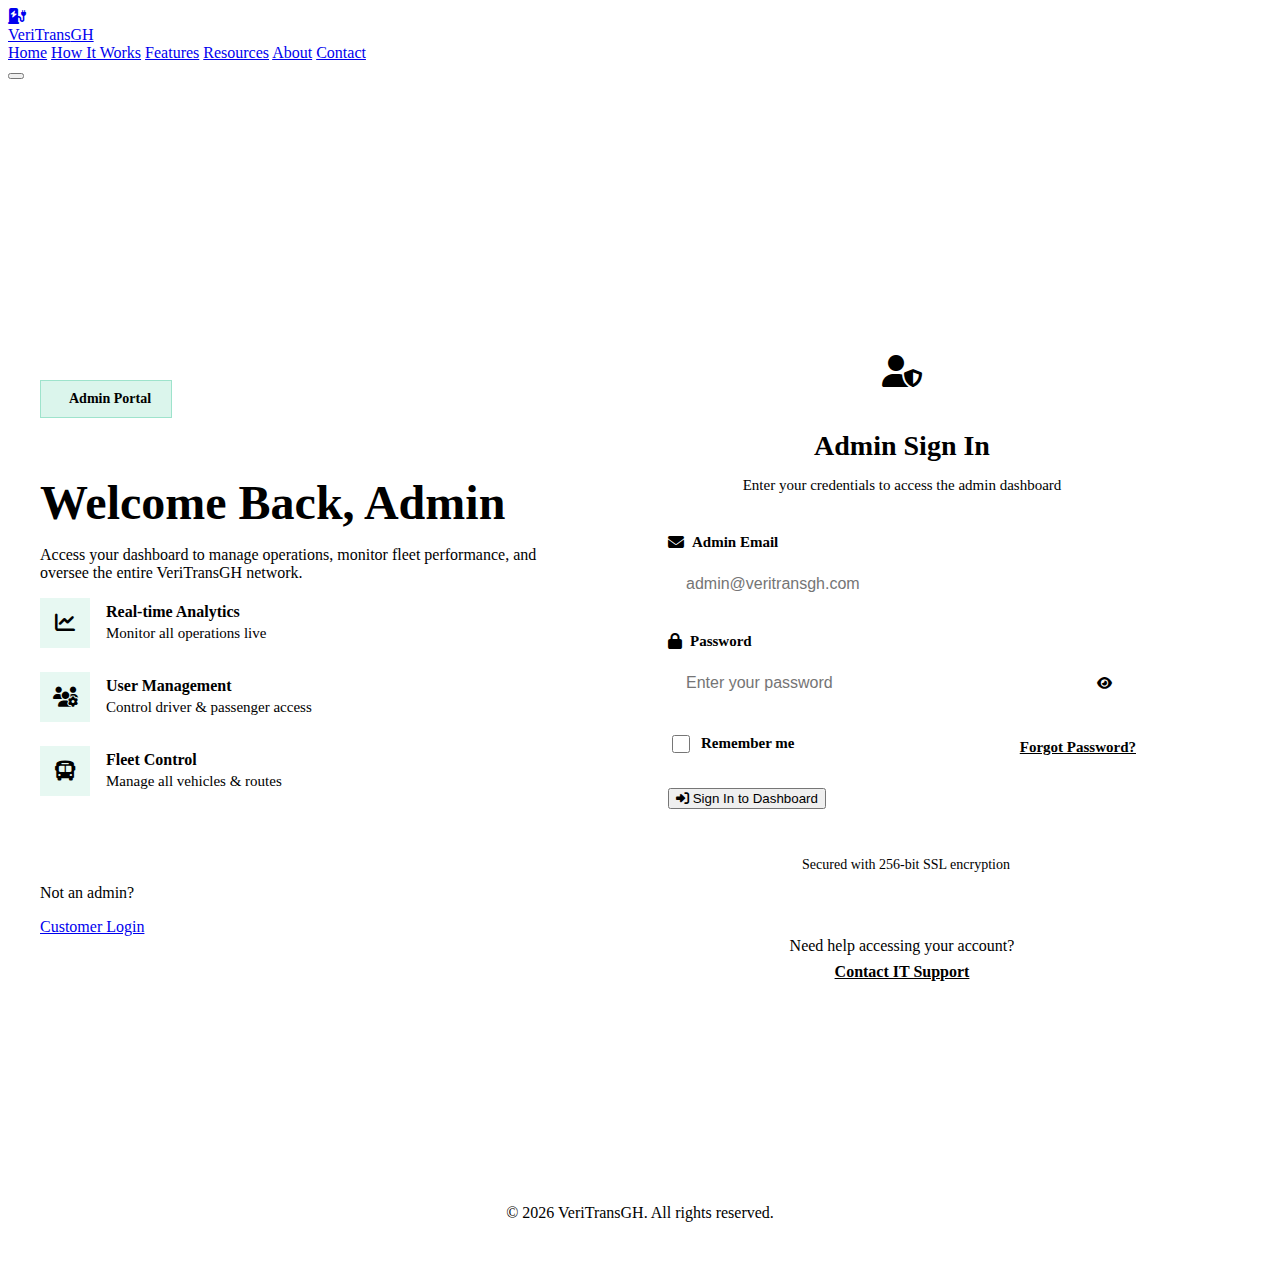
<file: admin-login.html>
<!DOCTYPE html>
<html lang="en">
<head>
    <meta charset="UTF-8">
    <meta name="viewport" content="width=device-width, initial-scale=1.0">
    <meta name="description" content="VeriTransGH Admin Portal - Secure login for system administrators">
    <title>Admin Login - VeriTransGH</title>

    <!-- Fonts -->
    <link rel="preconnect" href="https://fonts.googleapis.com">
    <link rel="preconnect" href="https://fonts.gstatic.com" crossorigin>
    <link href="https://fonts.googleapis.com/css2?family=Inter:wght@300;400;500;600;700;800&family=Space+Grotesk:wght@400;500;600;700&display=swap" rel="stylesheet">

    <!-- Font Awesome -->
    <link rel="stylesheet" href="https://cdnjs.cloudflare.com/ajax/libs/font-awesome/6.5.1/css/all.min.css">

    <!-- Custom CSS -->
    <link rel="stylesheet" href="styles.css">
    <link rel="stylesheet" href="auth.css">
</head>
<body class="auth-page">

    <!-- Navigation -->
    <nav class="navbar" id="navbar">
        <div class="container">
            <div class="nav-wrapper">
                <a href="index.html" class="logo">
                    <div class="logo-icon">
                        <i class="fas fa-charging-station"></i>
                    </div>
                    <span class="logo-text">VeriTrans<span class="logo-accent">GH</span></span>
                </a>

                <div class="nav-menu" id="navMenu">
                    <a href="index.html" class="nav-link">Home</a>
                    <a href="index.html#how-it-works" class="nav-link">How It Works</a>
                    <a href="index.html#features" class="nav-link">Features</a>
                    <a href="resources.html" class="nav-link">Resources</a>
                    <a href="about.html" class="nav-link">About</a>
                    <a href="index.html#contact" class="nav-link">Contact</a>
                </div>

                <button class="mobile-toggle" id="mobileToggle" aria-label="Toggle menu">
                    <span></span>
                    <span></span>
                    <span></span>
                </button>
            </div>
        </div>
    </nav>

    <!-- Login Section -->
    <section class="auth-section">
        <div class="auth-background">
            <div class="auth-shape auth-shape-1"></div>
            <div class="auth-shape auth-shape-2"></div>
        </div>

        <div class="container">
            <div class="auth-container">
                <!-- Left Side - Info -->
                <div class="auth-info" data-aos="fade-right">
                    <div class="auth-info-content">
                        <div class="auth-badge">
                            <i class="fas fa-shield-check"></i>
                            <span>Admin Portal</span>
                        </div>
                        <h1>Welcome Back, Admin</h1>
                        <p>Access your dashboard to manage operations, monitor fleet performance, and oversee the entire VeriTransGH network.</p>

                        <div class="auth-features">
                            <div class="auth-feature">
                                <i class="fas fa-chart-line"></i>
                                <div>
                                    <strong>Real-time Analytics</strong>
                                    <span>Monitor all operations live</span>
                                </div>
                            </div>
                            <div class="auth-feature">
                                <i class="fas fa-users-cog"></i>
                                <div>
                                    <strong>User Management</strong>
                                    <span>Control driver & passenger access</span>
                                </div>
                            </div>
                            <div class="auth-feature">
                                <i class="fas fa-bus"></i>
                                <div>
                                    <strong>Fleet Control</strong>
                                    <span>Manage all vehicles & routes</span>
                                </div>
                            </div>
                        </div>

                        <div class="auth-switch">
                            <p>Not an admin?</p>
                            <a href="customer-login.html" class="btn-secondary">Customer Login</a>
                        </div>
                    </div>
                </div>

                <!-- Right Side - Login Form -->
                <div class="auth-form-wrapper" data-aos="fade-left">
                    <div class="auth-form-header">
                        <i class="fas fa-user-shield"></i>
                        <h2>Admin Sign In</h2>
                        <p>Enter your credentials to access the admin dashboard</p>
                    </div>

                    <form class="auth-form" id="adminLoginForm">
                        <div class="form-group">
                            <label for="adminEmail">
                                <i class="fas fa-envelope"></i>
                                Admin Email
                            </label>
                            <input 
                                type="email" 
                                id="adminEmail" 
                                name="email" 
                                placeholder="admin@veritransgh.com"
                                required
                                autocomplete="email"
                            >
                        </div>

                        <div class="form-group">
                            <label for="adminPassword">
                                <i class="fas fa-lock"></i>
                                Password
                            </label>
                            <div class="password-input">
                                <input 
                                    type="password" 
                                    id="adminPassword" 
                                    name="password" 
                                    placeholder="Enter your password"
                                    required
                                    autocomplete="current-password"
                                >
                                <button type="button" class="toggle-password" aria-label="Toggle password visibility">
                                    <i class="fas fa-eye"></i>
                                </button>
                            </div>
                        </div>

                        <div class="form-options">
                            <label class="checkbox-label">
                                <input type="checkbox" name="remember">
                                <span>Remember me</span>
                            </label>
                            <a href="#" class="forgot-link">Forgot Password?</a>
                        </div>

                        <button type="submit" class="btn-primary btn-block btn-large">
                            <i class="fas fa-sign-in-alt"></i>
                            Sign In to Dashboard
                        </button>

                        <div class="auth-security">
                            <i class="fas fa-shield-check"></i>
                            <span>Secured with 256-bit SSL encryption</span>
                        </div>
                    </form>

                    <div class="auth-footer">
                        <p>Need help accessing your account?</p>
                        <a href="index.html#contact">Contact IT Support</a>
                    </div>
                </div>
            </div>
        </div>
    </section>

    <!-- Footer -->
    <footer class="footer-minimal">
        <div class="container">
            <p>&copy; 2026 VeriTransGH. All rights reserved.</p>
        </div>
    </footer>

    <!-- Scripts -->
    <script src="https://unpkg.com/aos@2.3.1/dist/aos.js"></script>
    <script src="script.js"></script>
    <script src="auth.js"></script>
</body>
</html>
</file>
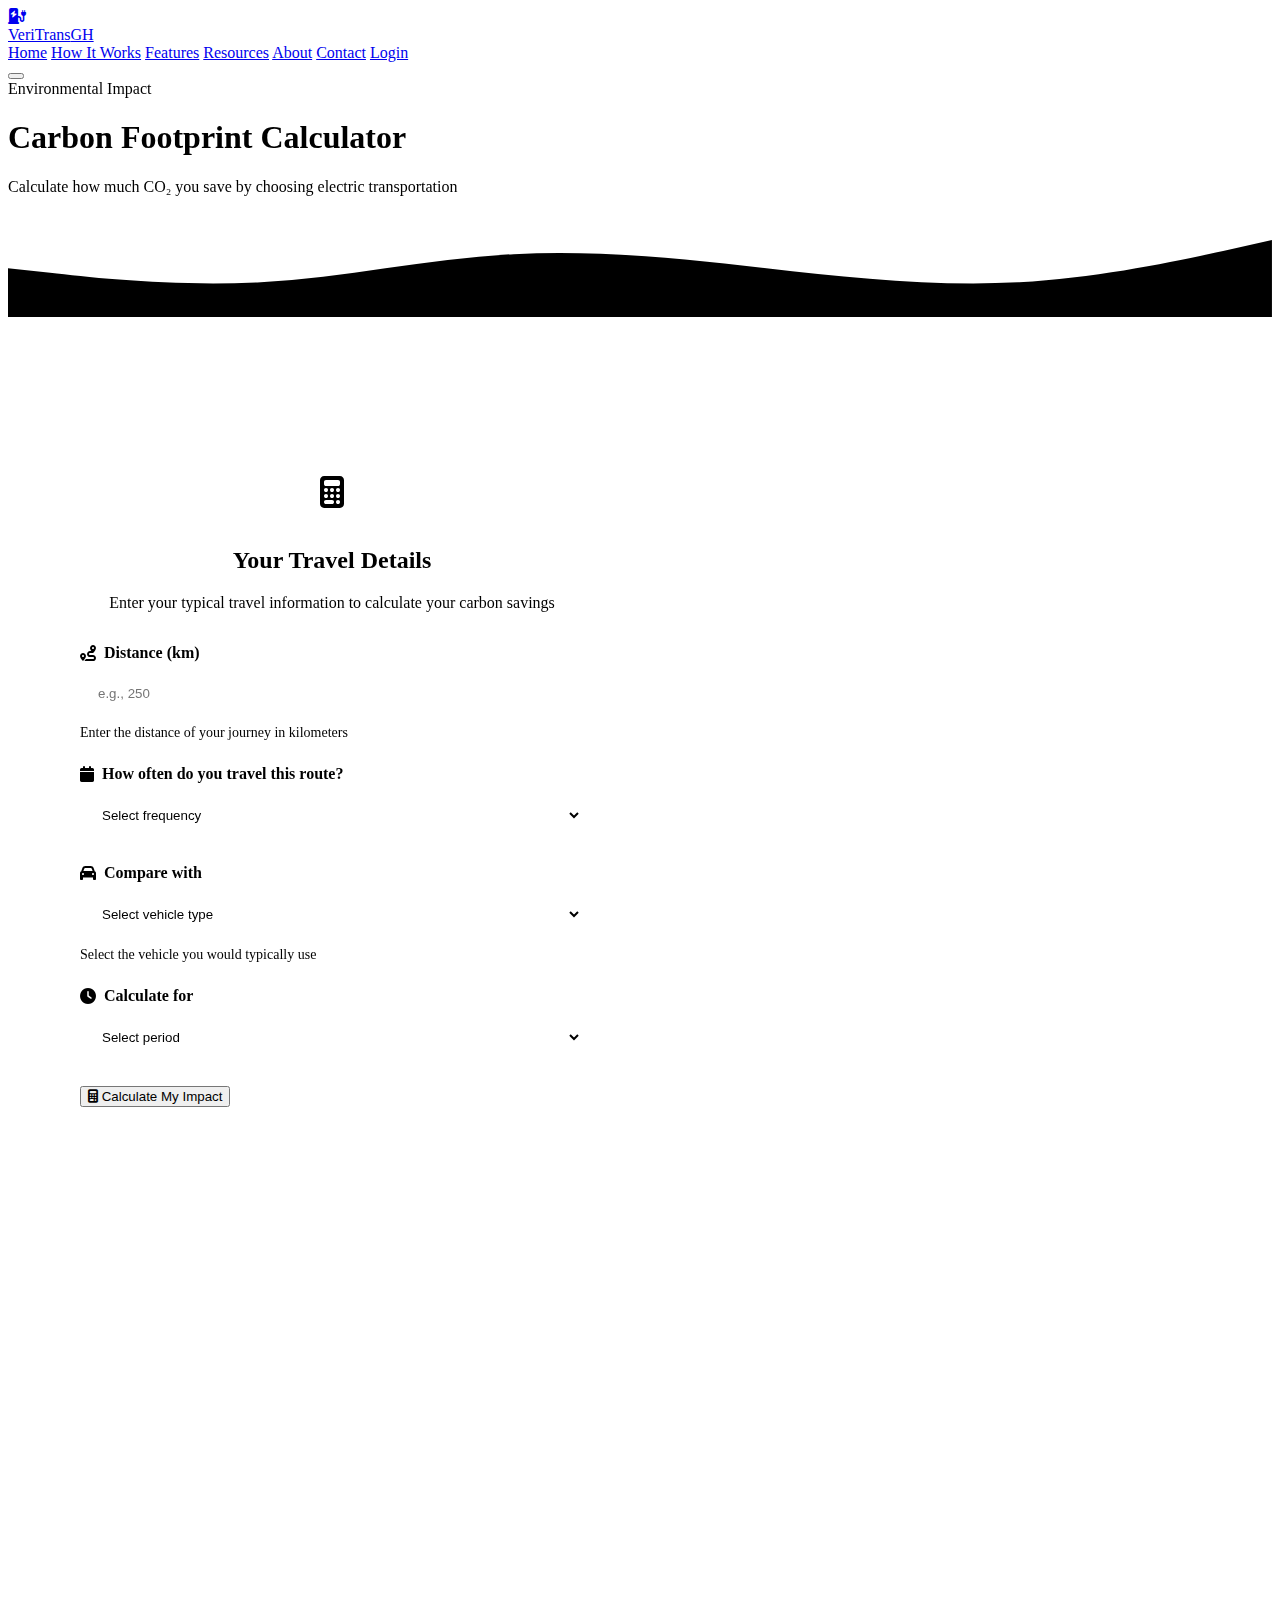
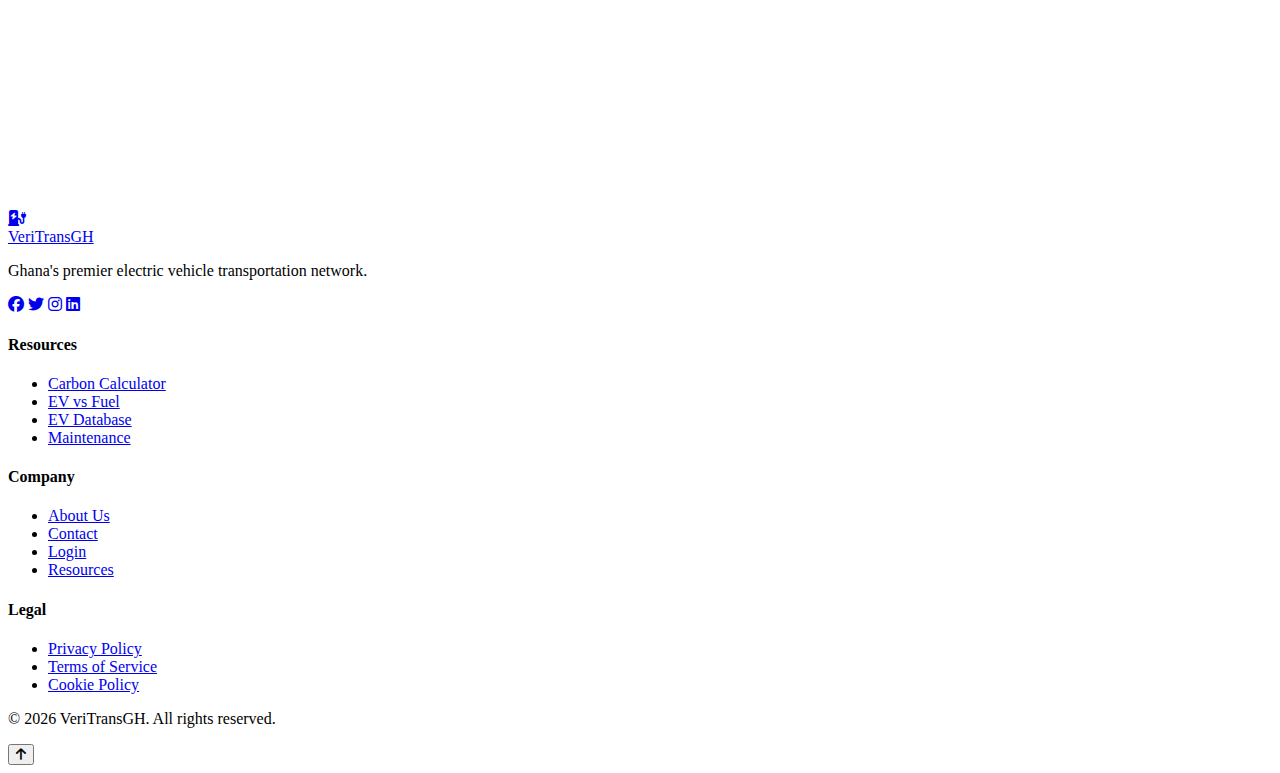
<file: carbon-calculator.html>
<!DOCTYPE html>
<html lang="en">
<head>
    <meta charset="UTF-8">
    <meta name="viewport" content="width=device-width, initial-scale=1.0">
    <meta name="description" content="Calculate your carbon footprint and see how much CO₂ you save by choosing electric transportation">
    <title>Carbon Footprint Calculator - VeriTransGH</title>

    <!-- Fonts -->
    <link rel="preconnect" href="https://fonts.googleapis.com">
    <link rel="preconnect" href="https://fonts.gstatic.com" crossorigin>
    <link href="https://fonts.googleapis.com/css2?family=Inter:wght@300;400;500;600;700;800&family=Space+Grotesk:wght@400;500;600;700&display=swap" rel="stylesheet">

    <!-- Font Awesome -->
    <link rel="stylesheet" href="https://cdnjs.cloudflare.com/ajax/libs/font-awesome/6.5.1/css/all.min.css">

    <!-- AOS Animation -->
    <link href="https://unpkg.com/aos@2.3.1/dist/aos.css" rel="stylesheet">

    <!-- Custom CSS -->
    <link rel="stylesheet" href="styles.css">
    <link rel="stylesheet" href="calculator.css">
</head>
<body>

    <!-- Navigation -->
    <nav class="navbar" id="navbar">
        <div class="container">
            <div class="nav-wrapper">
                <a href="index.html" class="logo">
                    <div class="logo-icon">
                        <i class="fas fa-charging-station"></i>
                    </div>
                    <span class="logo-text">VeriTrans<span class="logo-accent">GH</span></span>
                </a>

                <div class="nav-menu" id="navMenu">
                    <a href="index.html" class="nav-link">Home</a>
                    <a href="index.html#how-it-works" class="nav-link">How It Works</a>
                    <a href="index.html#features" class="nav-link">Features</a>
                    <a href="resources.html" class="nav-link active">Resources</a>
                    <a href="about.html" class="nav-link">About</a>
                    <a href="index.html#contact" class="nav-link">Contact</a>
                    <a href="customer-login.html" class="btn-primary">Login</a>
                </div>

                <button class="mobile-toggle" id="mobileToggle" aria-label="Toggle menu">
                    <span></span>
                    <span></span>
                    <span></span>
                </button>
            </div>
        </div>
    </nav>

    <!-- Page Header -->
    <section class="page-header">
        <div class="container">
            <div class="page-header-content" data-aos="fade-up">
                <span class="section-badge">Environmental Impact</span>
                <h1>Carbon Footprint Calculator</h1>
                <p>Calculate how much CO₂ you save by choosing electric transportation</p>
            </div>
        </div>
        <div class="hero-wave">
            <svg viewBox="0 0 1440 120" xmlns="http://www.w3.org/2000/svg">
                <path d="M0,64L48,69.3C96,75,192,85,288,80C384,75,480,53,576,48C672,43,768,53,864,64C960,75,1056,85,1152,80C1248,75,1344,53,1392,42.7L1440,32L1440,120L1392,120C1344,120,1248,120,1152,120C1056,120,960,120,864,120C768,120,672,120,576,120C480,120,384,120,288,120C192,120,96,120,48,120L0,120Z"></path>
            </svg>
        </div>
    </section>

    <!-- Calculator Section -->
    <section class="calculator-section">
        <div class="container">
            <div class="calculator-layout">
                <!-- Calculator Form -->
                <div class="calculator-card" data-aos="fade-right">
                    <div class="calculator-header">
                        <i class="fas fa-calculator"></i>
                        <h2>Your Travel Details</h2>
                        <p>Enter your typical travel information to calculate your carbon savings</p>
                    </div>

                    <form class="calculator-form" id="carbonCalculator">
                        <div class="form-group">
                            <label for="distance">
                                <i class="fas fa-route"></i>
                                Distance (km)
                            </label>
                            <input 
                                type="number" 
                                id="distance" 
                                placeholder="e.g., 250" 
                                min="1" 
                                max="10000"
                                required
                            >
                            <small>Enter the distance of your journey in kilometers</small>
                        </div>

                        <div class="form-group">
                            <label for="frequency">
                                <i class="fas fa-calendar"></i>
                                How often do you travel this route?
                            </label>
                            <select id="frequency" required>
                                <option value="">Select frequency</option>
                                <option value="1">Once (One-time trip)</option>
                                <option value="4">Weekly (Once a week)</option>
                                <option value="8">Twice a week</option>
                                <option value="20">Monthly (5 times/month)</option>
                                <option value="240">Daily (20 days/month)</option>
                            </select>
                        </div>

                        <div class="form-group">
                            <label for="vehicleType">
                                <i class="fas fa-car"></i>
                                Compare with
                            </label>
                            <select id="vehicleType" required>
                                <option value="">Select vehicle type</option>
                                <option value="0.12">Diesel Bus (Standard)</option>
                                <option value="0.15">Petrol Bus</option>
                                <option value="0.18">Private Car (Solo)</option>
                                <option value="0.09">Shared Taxi</option>
                            </select>
                            <small>Select the vehicle you would typically use</small>
                        </div>

                        <div class="form-group">
                            <label for="timeframe">
                                <i class="fas fa-clock"></i>
                                Calculate for
                            </label>
                            <select id="timeframe" required>
                                <option value="">Select period</option>
                                <option value="1">1 Month</option>
                                <option value="3">3 Months</option>
                                <option value="6">6 Months</option>
                                <option value="12">1 Year</option>
                                <option value="60">5 Years</option>
                            </select>
                        </div>

                        <button type="submit" class="btn-primary btn-block btn-large">
                            <i class="fas fa-calculator"></i>
                            Calculate My Impact
                        </button>
                    </form>
                </div>

                <!-- Results Card -->
                <div class="results-card" data-aos="fade-left" id="resultsCard" style="display: none;">
                    <div class="results-header">
                        <i class="fas fa-leaf"></i>
                        <h2>Your Environmental Impact</h2>
                    </div>

                    <div class="results-content">
                        <div class="result-main">
                            <div class="result-icon">
                                <i class="fas fa-cloud"></i>
                            </div>
                            <div class="result-value">
                                <span class="result-number" id="co2Saved">0</span>
                                <span class="result-unit">kg CO₂</span>
                            </div>
                            <div class="result-label">Carbon Emissions Saved</div>
                        </div>

                        <div class="results-comparison">
                            <h3>That's equivalent to:</h3>
                            <div class="comparison-grid">
                                <div class="comparison-item">
                                    <i class="fas fa-tree"></i>
                                    <strong id="treeEquiv">0</strong>
                                    <span>Trees planted</span>
                                </div>
                                <div class="comparison-item">
                                    <i class="fas fa-gas-pump"></i>
                                    <strong id="fuelSaved">0</strong>
                                    <span>Liters of fuel saved</span>
                                </div>
                                <div class="comparison-item">
                                    <i class="fas fa-home"></i>
                                    <strong id="homeEquiv">0</strong>
                                    <span>Days of home energy</span>
                                </div>
                                <div class="comparison-item">
                                    <i class="fas fa-lightbulb"></i>
                                    <strong id="lightbulbEquiv">0</strong>
                                    <span>LED bulbs for a year</span>
                                </div>
                            </div>
                        </div>

                        <div class="results-chart">
                            <h3>Monthly CO₂ Comparison</h3>
                            <div class="chart-bars">
                                <div class="chart-bar">
                                    <div class="bar-fill traditional" id="traditionalBar">
                                        <span class="bar-value" id="traditionalValue">0 kg</span>
                                    </div>
                                    <div class="bar-label">Traditional Vehicle</div>
                                </div>
                                <div class="chart-bar">
                                    <div class="bar-fill electric">
                                        <span class="bar-value">0 kg</span>
                                    </div>
                                    <div class="bar-label">VeriTransGH Electric</div>
                                </div>
                            </div>
                        </div>

                        <div class="results-actions">
                            <button type="button" class="btn-primary" onclick="window.location.href='customer-login.html'">
                                <i class="fas fa-ticket"></i>
                                Book Green Ride Now
                            </button>
                            <button type="button" class="btn-secondary" onclick="resetCalculator()">
                                <i class="fas fa-redo"></i>
                                Calculate Again
                            </button>
                        </div>
                    </div>
                </div>
            </div>
        </div>
    </section>

    <!-- Info Section -->
    <section class="info-section">
        <div class="container">
            <div class="section-header" data-aos="fade-up">
                <span class="section-badge">Understanding the Impact</span>
                <h2>Why Every Journey Matters</h2>
            </div>

            <div class="info-grid">
                <div class="info-card" data-aos="fade-up" data-aos-delay="100">
                    <i class="fas fa-smog"></i>
                    <h3>Transportation Emissions</h3>
                    <p>Transportation accounts for 24% of global CO₂ emissions. In Ghana, diesel and petrol buses are major contributors to urban air pollution.</p>
                </div>

                <div class="info-card" data-aos="fade-up" data-aos-delay="200">
                    <i class="fas fa-bolt"></i>
                    <h3>Electric Advantage</h3>
                    <p>Electric buses produce zero direct emissions and are 3x more energy-efficient than traditional vehicles, even when accounting for electricity generation.</p>
                </div>

                <div class="info-card" data-aos="fade-up" data-aos-delay="300">
                    <i class="fas fa-users"></i>
                    <h3>Collective Impact</h3>
                    <p>With 50,000+ passengers, VeriTransGH has prevented over 2,400 tons of CO₂ emissions, equivalent to planting 110,000 trees.</p>
                </div>
            </div>
        </div>
    </section>

    <!-- Footer -->
    <footer class="footer">
        <div class="container">
            <div class="footer-content">
                <div class="footer-col">
                    <a href="index.html" class="footer-logo">
                        <div class="logo-icon">
                            <i class="fas fa-charging-station"></i>
                        </div>
                        <span class="logo-text">VeriTrans<span class="logo-accent">GH</span></span>
                    </a>
                    <p>Ghana's premier electric vehicle transportation network.</p>
                    <div class="footer-social">
                        <a href="#"><i class="fab fa-facebook"></i></a>
                        <a href="#"><i class="fab fa-twitter"></i></a>
                        <a href="#"><i class="fab fa-instagram"></i></a>
                        <a href="#"><i class="fab fa-linkedin"></i></a>
                    </div>
                </div>

                <div class="footer-col">
                    <h4>Resources</h4>
                    <ul>
                        <li><a href="carbon-calculator.html">Carbon Calculator</a></li>
                        <li><a href="ev-vs-fuel.html">EV vs Fuel</a></li>
                        <li><a href="ev-database.html">EV Database</a></li>
                        <li><a href="ev-maintenance.html">Maintenance</a></li>
                    </ul>
                </div>

                <div class="footer-col">
                    <h4>Company</h4>
                    <ul>
                        <li><a href="about.html">About Us</a></li>
                        <li><a href="index.html#contact">Contact</a></li>
                        <li><a href="customer-login.html">Login</a></li>
                        <li><a href="resources.html">Resources</a></li>
                    </ul>
                </div>

                <div class="footer-col">
                    <h4>Legal</h4>
                    <ul>
                        <li><a href="#">Privacy Policy</a></li>
                        <li><a href="#">Terms of Service</a></li>
                        <li><a href="#">Cookie Policy</a></li>
                    </ul>
                </div>
            </div>

            <div class="footer-bottom">
                <p>&copy; 2026 VeriTransGH. All rights reserved.</p>
            </div>
        </div>
    </footer>

    <!-- Back to Top -->
    <button class="back-to-top" id="backToTop">
        <i class="fas fa-arrow-up"></i>
    </button>

    <!-- Scripts -->
    <script src="https://unpkg.com/aos@2.3.1/dist/aos.js"></script>
    <script src="script.js"></script>
    <script src="calculator.js"></script>
</body>
</html>
</file>
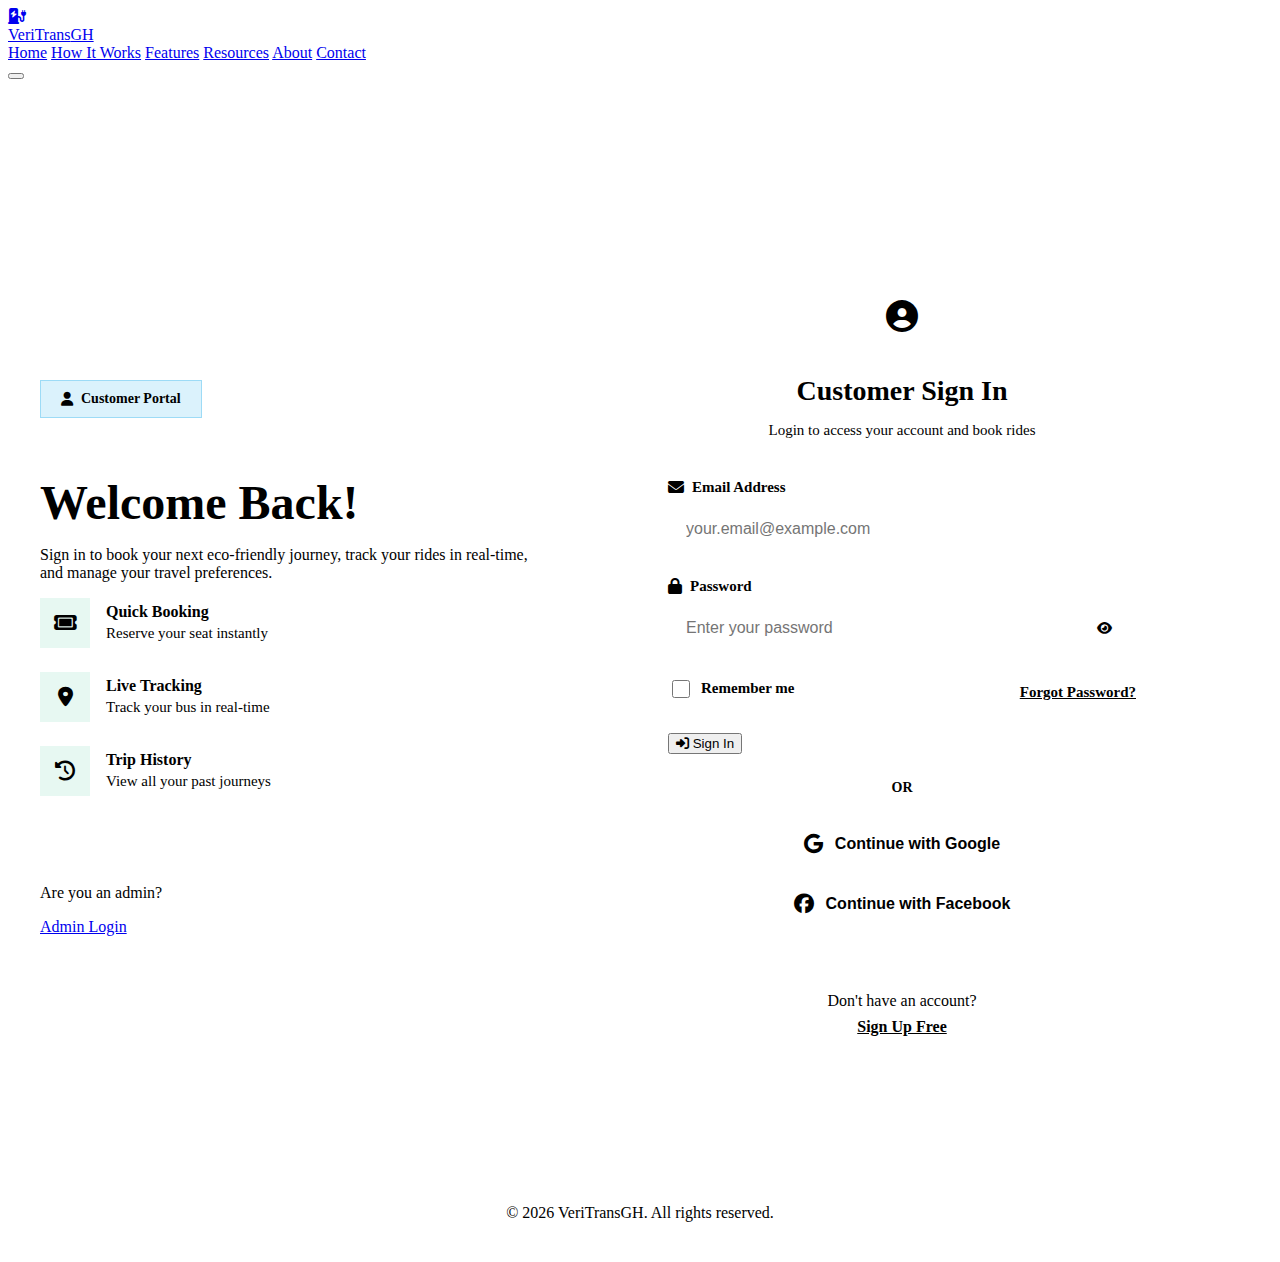
<file: customer-login.html>
<!DOCTYPE html>
<html lang="en">
<head>
    <meta charset="UTF-8">
    <meta name="viewport" content="width=device-width, initial-scale=1.0">
    <meta name="description" content="VeriTransGH Customer Portal - Login to book rides and manage your account">
    <title>Customer Login - VeriTransGH</title>

    <!-- Fonts -->
    <link rel="preconnect" href="https://fonts.googleapis.com">
    <link rel="preconnect" href="https://fonts.gstatic.com" crossorigin>
    <link href="https://fonts.googleapis.com/css2?family=Inter:wght@300;400;500;600;700;800&family=Space+Grotesk:wght@400;500;600;700&display=swap" rel="stylesheet">

    <!-- Font Awesome -->
    <link rel="stylesheet" href="https://cdnjs.cloudflare.com/ajax/libs/font-awesome/6.5.1/css/all.min.css">

    <!-- Custom CSS -->
    <link rel="stylesheet" href="styles.css">
    <link rel="stylesheet" href="auth.css">
</head>
<body class="auth-page">

    <!-- Navigation -->
    <nav class="navbar" id="navbar">
        <div class="container">
            <div class="nav-wrapper">
                <a href="index.html" class="logo">
                    <div class="logo-icon">
                        <i class="fas fa-charging-station"></i>
                    </div>
                    <span class="logo-text">VeriTrans<span class="logo-accent">GH</span></span>
                </a>

                <div class="nav-menu" id="navMenu">
                    <a href="index.html" class="nav-link">Home</a>
                    <a href="index.html#how-it-works" class="nav-link">How It Works</a>
                    <a href="index.html#features" class="nav-link">Features</a>
                    <a href="resources.html" class="nav-link">Resources</a>
                    <a href="about.html" class="nav-link">About</a>
                    <a href="index.html#contact" class="nav-link">Contact</a>
                </div>

                <button class="mobile-toggle" id="mobileToggle" aria-label="Toggle menu">
                    <span></span>
                    <span></span>
                    <span></span>
                </button>
            </div>
        </div>
    </nav>

    <!-- Login Section -->
    <section class="auth-section">
        <div class="auth-background">
            <div class="auth-shape auth-shape-1"></div>
            <div class="auth-shape auth-shape-2"></div>
        </div>

        <div class="container">
            <div class="auth-container">
                <!-- Left Side - Info -->
                <div class="auth-info" data-aos="fade-right">
                    <div class="auth-info-content">
                        <div class="auth-badge customer">
                            <i class="fas fa-user"></i>
                            <span>Customer Portal</span>
                        </div>
                        <h1>Welcome Back!</h1>
                        <p>Sign in to book your next eco-friendly journey, track your rides in real-time, and manage your travel preferences.</p>

                        <div class="auth-features">
                            <div class="auth-feature">
                                <i class="fas fa-ticket"></i>
                                <div>
                                    <strong>Quick Booking</strong>
                                    <span>Reserve your seat instantly</span>
                                </div>
                            </div>
                            <div class="auth-feature">
                                <i class="fas fa-map-marker-alt"></i>
                                <div>
                                    <strong>Live Tracking</strong>
                                    <span>Track your bus in real-time</span>
                                </div>
                            </div>
                            <div class="auth-feature">
                                <i class="fas fa-history"></i>
                                <div>
                                    <strong>Trip History</strong>
                                    <span>View all your past journeys</span>
                                </div>
                            </div>
                        </div>

                        <div class="auth-switch">
                            <p>Are you an admin?</p>
                            <a href="admin-login.html" class="btn-secondary">Admin Login</a>
                        </div>
                    </div>
                </div>

                <!-- Right Side - Login Form -->
                <div class="auth-form-wrapper" data-aos="fade-left">
                    <div class="auth-form-header">
                        <i class="fas fa-user-circle"></i>
                        <h2>Customer Sign In</h2>
                        <p>Login to access your account and book rides</p>
                    </div>

                    <form class="auth-form" id="customerLoginForm">
                        <div class="form-group">
                            <label for="customerEmail">
                                <i class="fas fa-envelope"></i>
                                Email Address
                            </label>
                            <input 
                                type="email" 
                                id="customerEmail" 
                                name="email" 
                                placeholder="your.email@example.com"
                                required
                                autocomplete="email"
                            >
                        </div>

                        <div class="form-group">
                            <label for="customerPassword">
                                <i class="fas fa-lock"></i>
                                Password
                            </label>
                            <div class="password-input">
                                <input 
                                    type="password" 
                                    id="customerPassword" 
                                    name="password" 
                                    placeholder="Enter your password"
                                    required
                                    autocomplete="current-password"
                                >
                                <button type="button" class="toggle-password" aria-label="Toggle password visibility">
                                    <i class="fas fa-eye"></i>
                                </button>
                            </div>
                        </div>

                        <div class="form-options">
                            <label class="checkbox-label">
                                <input type="checkbox" name="remember">
                                <span>Remember me</span>
                            </label>
                            <a href="#" class="forgot-link">Forgot Password?</a>
                        </div>

                        <button type="submit" class="btn-primary btn-block btn-large">
                            <i class="fas fa-sign-in-alt"></i>
                            Sign In
                        </button>

                        <div class="auth-divider">
                            <span>OR</span>
                        </div>

                        <button type="button" class="btn-social btn-google">
                            <i class="fab fa-google"></i>
                            Continue with Google
                        </button>

                        <button type="button" class="btn-social btn-facebook">
                            <i class="fab fa-facebook"></i>
                            Continue with Facebook
                        </button>
                    </form>

                    <div class="auth-footer">
                        <p>Don't have an account?</p>
                        <a href="#" class="signup-link">Sign Up Free</a>
                    </div>
                </div>
            </div>
        </div>
    </section>

    <!-- Footer -->
    <footer class="footer-minimal">
        <div class="container">
            <p>&copy; 2026 VeriTransGH. All rights reserved.</p>
        </div>
    </footer>

    <!-- Scripts -->
    <script src="https://unpkg.com/aos@2.3.1/dist/aos.js"></script>
    <script src="script.js"></script>
    <script src="auth.js"></script>
</body>
</html>
</file>
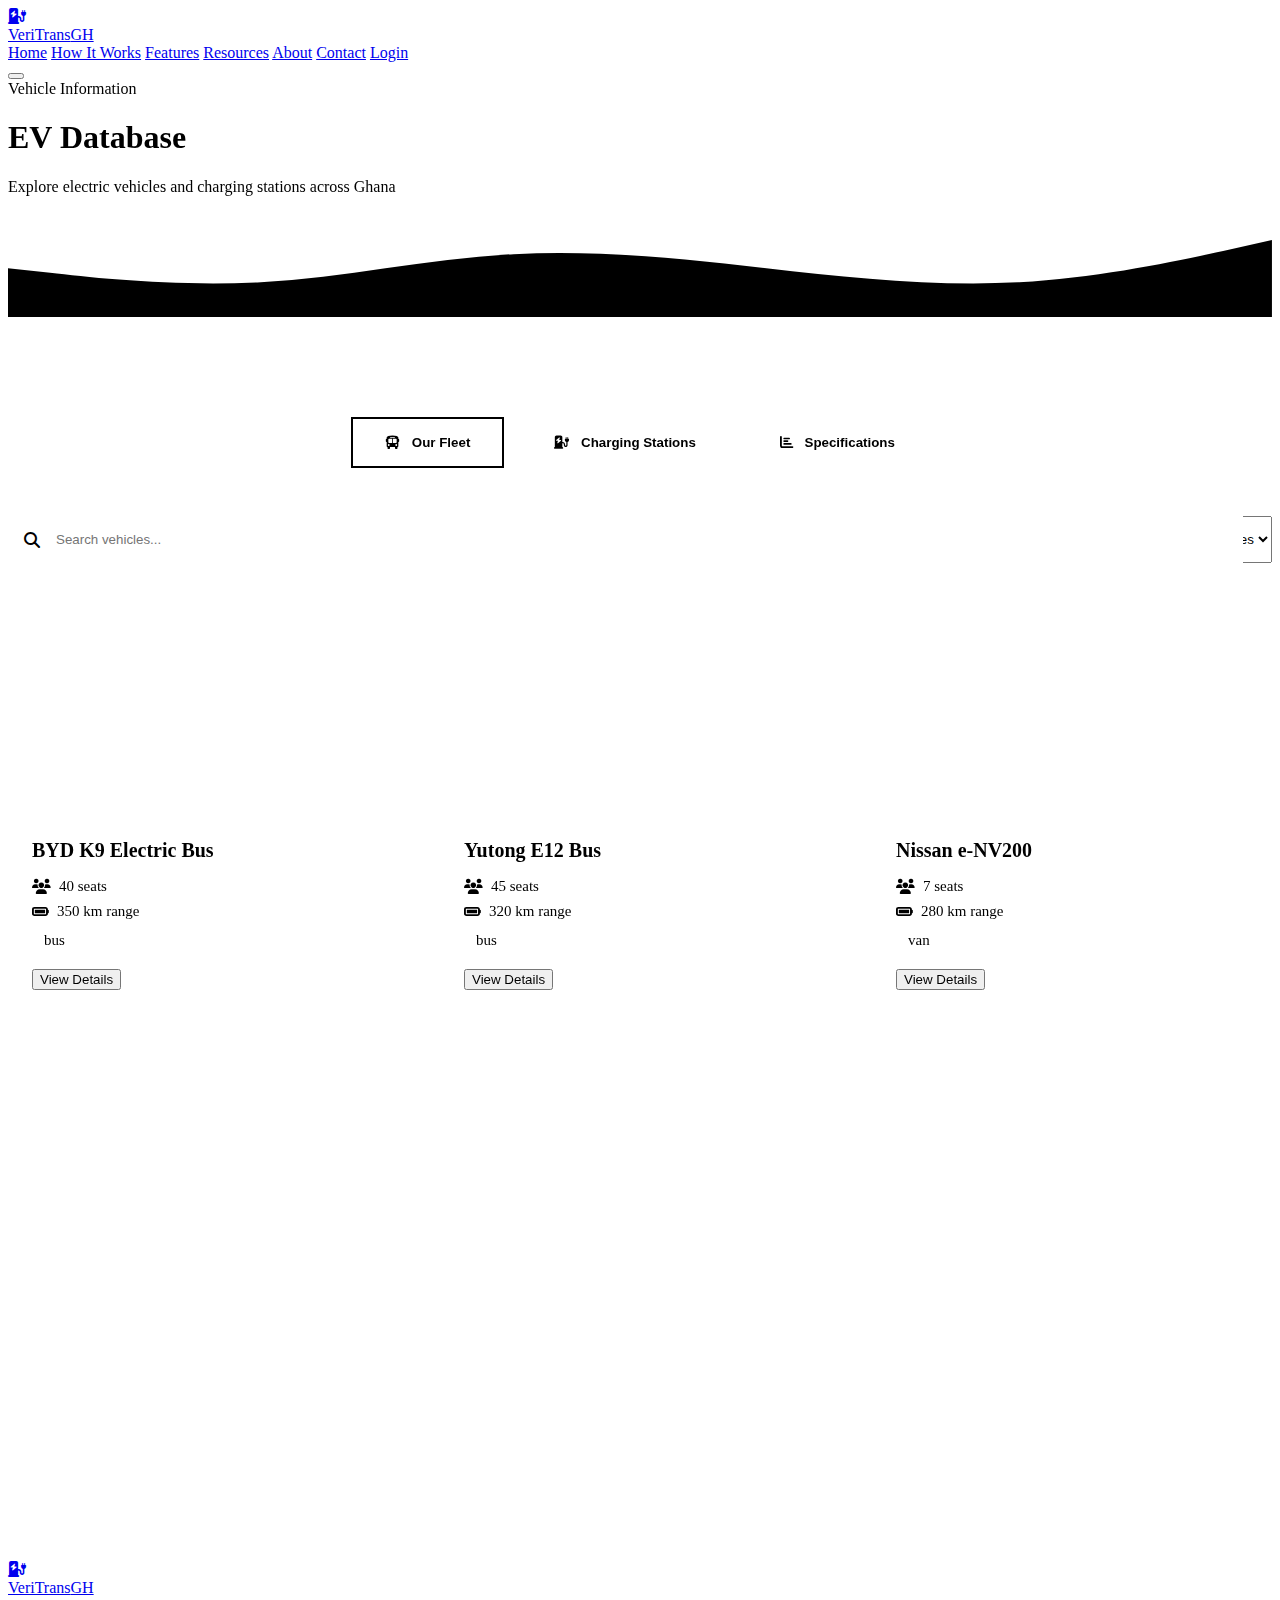
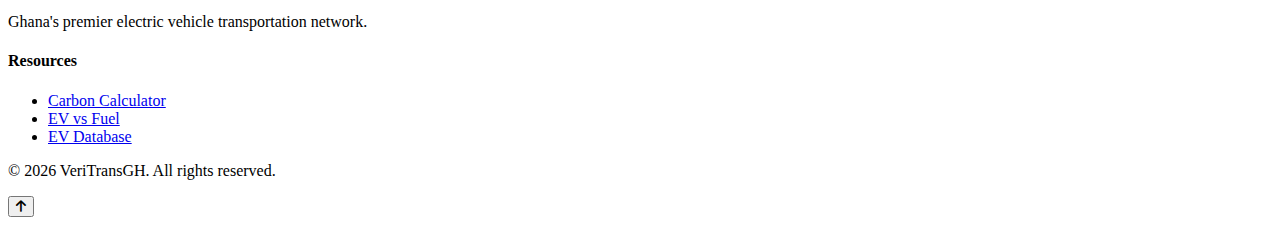
<file: ev-database.html>
<!DOCTYPE html>
<html lang="en">
<head>
    <meta charset="UTF-8">
    <meta name="viewport" content="width=device-width, initial-scale=1.0">
    <meta name="description" content="Browse our comprehensive database of electric vehicles and charging stations in Ghana">
    <title>EV Database - VeriTransGH</title>

    <link rel="preconnect" href="https://fonts.googleapis.com">
    <link rel="preconnect" href="https://fonts.gstatic.com" crossorigin>
    <link href="https://fonts.googleapis.com/css2?family=Inter:wght@300;400;500;600;700;800&family=Space+Grotesk:wght@400;500;600;700&display=swap" rel="stylesheet">
    <link rel="stylesheet" href="https://cdnjs.cloudflare.com/ajax/libs/font-awesome/6.5.1/css/all.min.css">
    <link href="https://unpkg.com/aos@2.3.1/dist/aos.css" rel="stylesheet">
    <link rel="stylesheet" href="styles.css">
    <link rel="stylesheet" href="database.css">
</head>
<body>
    <nav class="navbar" id="navbar">
        <div class="container">
            <div class="nav-wrapper">
                <a href="index.html" class="logo">
                    <div class="logo-icon"><i class="fas fa-charging-station"></i></div>
                    <span class="logo-text">VeriTrans<span class="logo-accent">GH</span></span>
                </a>
                <div class="nav-menu" id="navMenu">
                    <a href="index.html" class="nav-link">Home</a>
                    <a href="index.html#how-it-works" class="nav-link">How It Works</a>
                    <a href="index.html#features" class="nav-link">Features</a>
                    <a href="resources.html" class="nav-link active">Resources</a>
                    <a href="about.html" class="nav-link">About</a>
                    <a href="index.html#contact" class="nav-link">Contact</a>
                    <a href="customer-login.html" class="btn-primary">Login</a>
                </div>
                <button class="mobile-toggle" id="mobileToggle" aria-label="Toggle menu">
                    <span></span><span></span><span></span>
                </button>
            </div>
        </div>
    </nav>

    <section class="page-header">
        <div class="container">
            <div class="page-header-content" data-aos="fade-up">
                <span class="section-badge">Vehicle Information</span>
                <h1>EV Database</h1>
                <p>Explore electric vehicles and charging stations across Ghana</p>
            </div>
        </div>
        <div class="hero-wave">
            <svg viewBox="0 0 1440 120" xmlns="http://www.w3.org/2000/svg">
                <path d="M0,64L48,69.3C96,75,192,85,288,80C384,75,480,53,576,48C672,43,768,53,864,64C960,75,1056,85,1152,80C1248,75,1344,53,1392,42.7L1440,32L1440,120L1392,120C1344,120,1248,120,1152,120C1056,120,960,120,864,120C768,120,672,120,576,120C480,120,384,120,288,120C192,120,96,120,48,120L0,120Z"></path>
            </svg>
        </div>
    </section>

    <section class="database-section">
        <div class="container">
            <div class="database-tabs" data-aos="fade-up">
                <button class="tab-btn active" data-tab="vehicles">
                    <i class="fas fa-bus"></i> Our Fleet
                </button>
                <button class="tab-btn" data-tab="charging">
                    <i class="fas fa-charging-station"></i> Charging Stations
                </button>
                <button class="tab-btn" data-tab="specs">
                    <i class="fas fa-chart-bar"></i> Specifications
                </button>
            </div>

            <div class="tab-content active" id="vehicles">
                <div class="search-filter" data-aos="fade-up">
                    <div class="search-box">
                        <i class="fas fa-search"></i>
                        <input type="text" id="searchVehicles" placeholder="Search vehicles...">
                    </div>
                    <select id="filterType">
                        <option value="all">All Types</option>
                        <option value="bus">Buses</option>
                        <option value="van">Vans</option>
                        <option value="sedan">Sedans</option>
                    </select>
                </div>

                <div class="vehicles-grid" id="vehiclesGrid">
                    <!-- Vehicle Cards will be inserted here -->
                </div>
            </div>

            <div class="tab-content" id="charging">
                <div class="charging-stats" data-aos="fade-up">
                    <div class="stat-box">
                        <i class="fas fa-charging-station"></i>
                        <strong>45</strong>
                        <span>Total Stations</span>
                    </div>
                    <div class="stat-box">
                        <i class="fas fa-map-marked-alt"></i>
                        <strong>15</strong>
                        <span>Cities Covered</span>
                    </div>
                    <div class="stat-box">
                        <i class="fas fa-bolt"></i>
                        <strong>180</strong>
                        <span>Charging Points</span>
                    </div>
                </div>

                <div class="stations-list" data-aos="fade-up">
                    <div class="station-card">
                        <div class="station-header">
                            <h3><i class="fas fa-map-marker-alt"></i> Accra Central Station</h3>
                            <span class="badge-available">Available</span>
                        </div>
                        <p>Ring Road Central, Accra</p>
                        <div class="station-info">
                            <span><i class="fas fa-plug"></i> 12 Chargers</span>
                            <span><i class="fas fa-clock"></i> 24/7</span>
                            <span><i class="fas fa-bolt"></i> Fast Charging</span>
                        </div>
                    </div>

                    <div class="station-card">
                        <div class="station-header">
                            <h3><i class="fas fa-map-marker-alt"></i> Kumasi Tech Hub</h3>
                            <span class="badge-available">Available</span>
                        </div>
                        <p>Ahodwo, Kumasi</p>
                        <div class="station-info">
                            <span><i class="fas fa-plug"></i> 8 Chargers</span>
                            <span><i class="fas fa-clock"></i> 6AM - 10PM</span>
                            <span><i class="fas fa-bolt"></i> Fast Charging</span>
                        </div>
                    </div>

                    <div class="station-card">
                        <div class="station-header">
                            <h3><i class="fas fa-map-marker-alt"></i> Takoradi Harbor</h3>
                            <span class="badge-busy">Busy</span>
                        </div>
                        <p>Market Circle, Takoradi</p>
                        <div class="station-info">
                            <span><i class="fas fa-plug"></i> 6 Chargers</span>
                            <span><i class="fas fa-clock"></i> 24/7</span>
                            <span><i class="fas fa-bolt"></i> Standard Charging</span>
                        </div>
                    </div>
                </div>
            </div>

            <div class="tab-content" id="specs">
                <div class="specs-comparison" data-aos="fade-up">
                    <h2>Technical Specifications</h2>
                    <div class="comparison-table">
                        <table>
                            <thead>
                                <tr>
                                    <th>Specification</th>
                                    <th>Electric Bus</th>
                                    <th>Diesel Bus</th>
                                    <th>Advantage</th>
                                </tr>
                            </thead>
                            <tbody>
                                <tr>
                                    <td>Energy Cost/100km</td>
                                    <td><strong>GHS 24</strong></td>
                                    <td>GHS 155</td>
                                    <td class="advantage"><i class="fas fa-check-circle"></i> 84% cheaper</td>
                                </tr>
                                <tr>
                                    <td>Maintenance Cost/Year</td>
                                    <td><strong>GHS 3,500</strong></td>
                                    <td>GHS 12,000</td>
                                    <td class="advantage"><i class="fas fa-check-circle"></i> 71% cheaper</td>
                                </tr>
                                <tr>
                                    <td>CO₂ Emissions</td>
                                    <td><strong>0 g/km</strong></td>
                                    <td>850 g/km</td>
                                    <td class="advantage"><i class="fas fa-check-circle"></i> Zero emissions</td>
                                </tr>
                                <tr>
                                    <td>Noise Level</td>
                                    <td><strong>65 dB</strong></td>
                                    <td>85 dB</td>
                                    <td class="advantage"><i class="fas fa-check-circle"></i> 24% quieter</td>
                                </tr>
                                <tr>
                                    <td>Acceleration 0-60km/h</td>
                                    <td><strong>8 seconds</strong></td>
                                    <td>15 seconds</td>
                                    <td class="advantage"><i class="fas fa-check-circle"></i> 47% faster</td>
                                </tr>
                                <tr>
                                    <td>Range</td>
                                    <td><strong>350 km</strong></td>
                                    <td>450 km</td>
                                    <td>Diesel advantage</td>
                                </tr>
                                <tr>
                                    <td>Refuel/Recharge Time</td>
                                    <td><strong>2-4 hours</strong></td>
                                    <td>10 minutes</td>
                                    <td>Diesel advantage</td>
                                </tr>
                            </tbody>
                        </table>
                    </div>
                </div>
            </div>
        </div>
    </section>

    <footer class="footer">
        <div class="container">
            <div class="footer-content">
                <div class="footer-col">
                    <a href="index.html" class="footer-logo">
                        <div class="logo-icon"><i class="fas fa-charging-station"></i></div>
                        <span class="logo-text">VeriTrans<span class="logo-accent">GH</span></span>
                    </a>
                    <p>Ghana's premier electric vehicle transportation network.</p>
                </div>
                <div class="footer-col">
                    <h4>Resources</h4>
                    <ul>
                        <li><a href="carbon-calculator.html">Carbon Calculator</a></li>
                        <li><a href="ev-vs-fuel.html">EV vs Fuel</a></li>
                        <li><a href="ev-database.html">EV Database</a></li>
                    </ul>
                </div>
            </div>
            <div class="footer-bottom">
                <p>&copy; 2026 VeriTransGH. All rights reserved.</p>
            </div>
        </div>
    </footer>

    <button class="back-to-top" id="backToTop"><i class="fas fa-arrow-up"></i></button>

    <script src="https://unpkg.com/aos@2.3.1/dist/aos.js"></script>
    <script src="script.js"></script>
    <script src="database.js"></script>
</body>
</html>
</file>
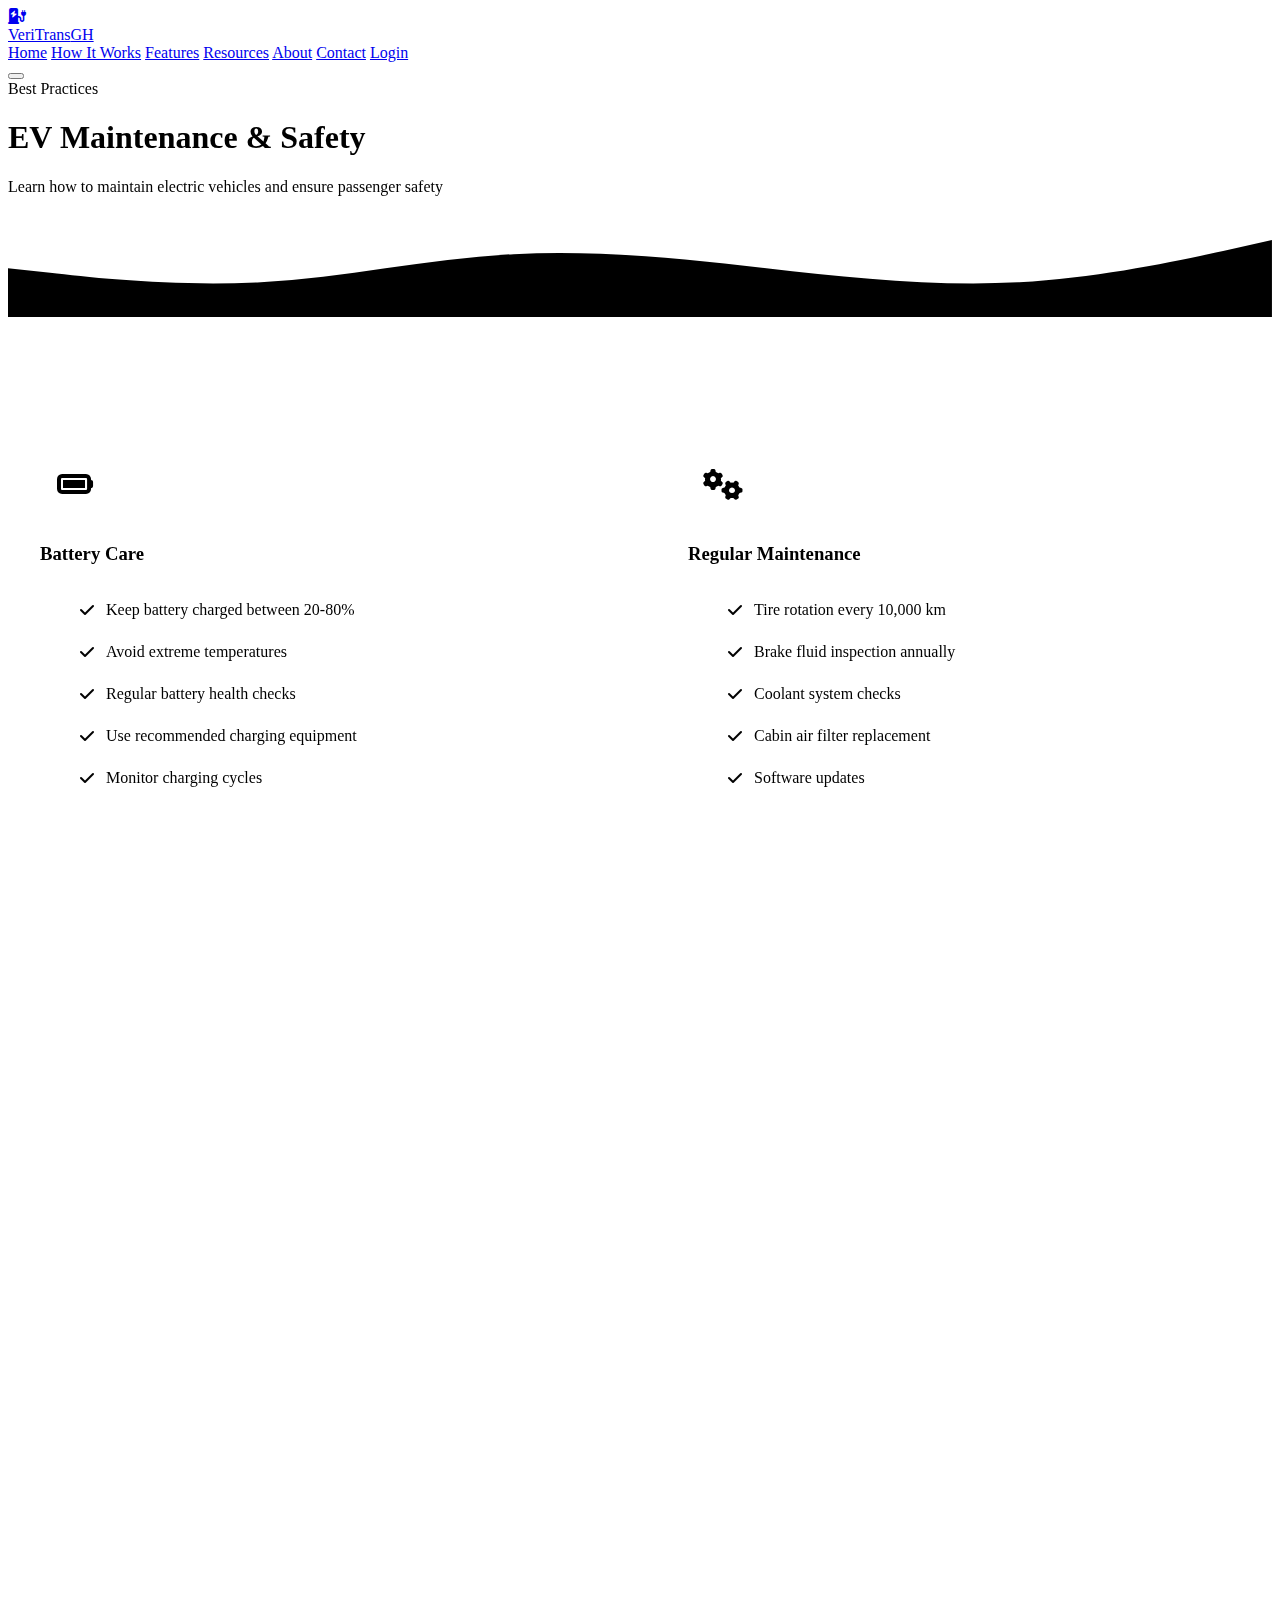
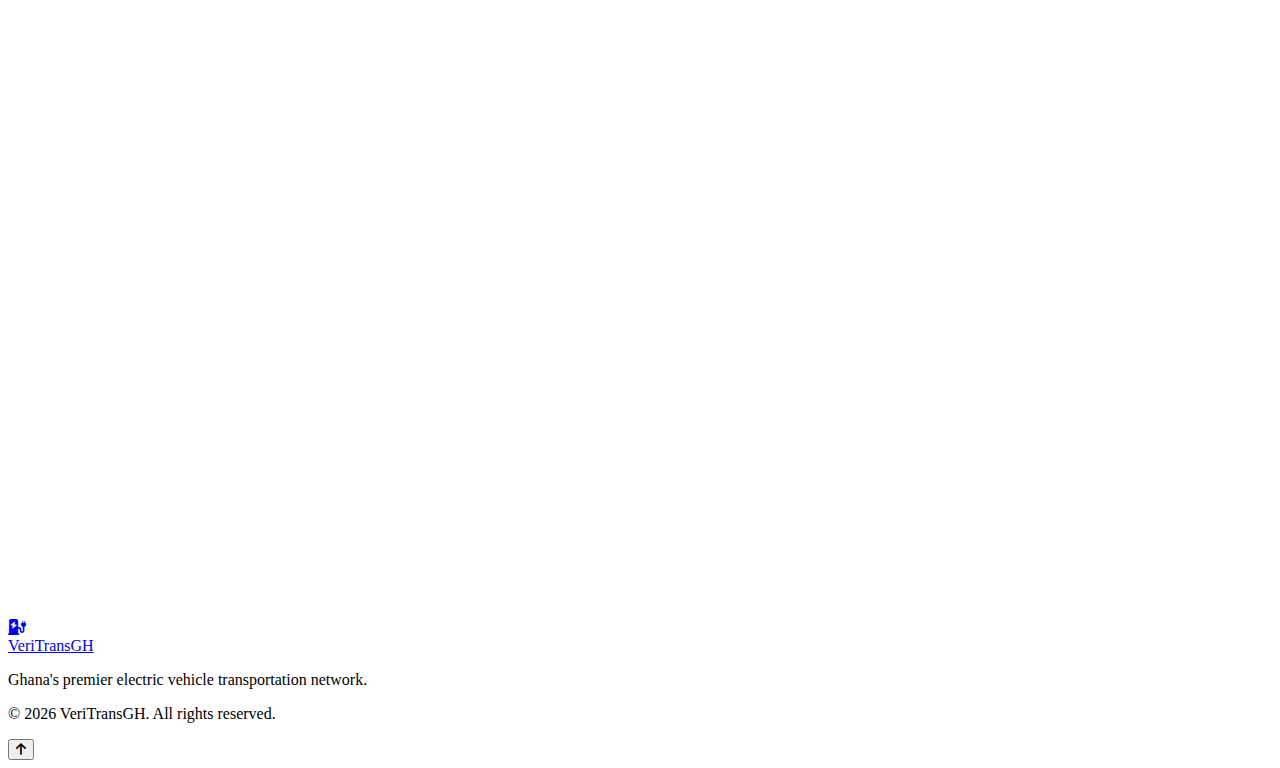
<file: ev-maintenance.html>
<!DOCTYPE html>
<html lang="en">
<head>
    <meta charset="UTF-8">
    <meta name="viewport" content="width=device-width, initial-scale=1.0">
    <title>EV Maintenance & Safety - VeriTransGH</title>
    <link rel="preconnect" href="https://fonts.googleapis.com">
    <link rel="preconnect" href="https://fonts.gstatic.com" crossorigin>
    <link href="https://fonts.googleapis.com/css2?family=Inter:wght@300;400;500;600;700;800&family=Space+Grotesk:wght@400;500;600;700&display=swap" rel="stylesheet">
    <link rel="stylesheet" href="https://cdnjs.cloudflare.com/ajax/libs/font-awesome/6.5.1/css/all.min.css">
    <link href="https://unpkg.com/aos@2.3.1/dist/aos.css" rel="stylesheet">
    <link rel="stylesheet" href="styles.css">
    <link rel="stylesheet" href="database.css">
</head>
<body>
    <nav class="navbar" id="navbar">
        <div class="container">
            <div class="nav-wrapper">
                <a href="index.html" class="logo">
                    <div class="logo-icon"><i class="fas fa-charging-station"></i></div>
                    <span class="logo-text">VeriTrans<span class="logo-accent">GH</span></span>
                </a>
                <div class="nav-menu" id="navMenu">
                    <a href="index.html" class="nav-link">Home</a>
                    <a href="index.html#how-it-works" class="nav-link">How It Works</a>
                    <a href="index.html#features" class="nav-link">Features</a>
                    <a href="resources.html" class="nav-link active">Resources</a>
                    <a href="about.html" class="nav-link">About</a>
                    <a href="index.html#contact" class="nav-link">Contact</a>
                    <a href="customer-login.html" class="btn-primary">Login</a>
                </div>
                <button class="mobile-toggle" id="mobileToggle">
                    <span></span><span></span><span></span>
                </button>
            </div>
        </div>
    </nav>

    <section class="page-header">
        <div class="container">
            <div class="page-header-content" data-aos="fade-up">
                <span class="section-badge">Best Practices</span>
                <h1>EV Maintenance & Safety</h1>
                <p>Learn how to maintain electric vehicles and ensure passenger safety</p>
            </div>
        </div>
        <div class="hero-wave">
            <svg viewBox="0 0 1440 120" xmlns="http://www.w3.org/2000/svg">
                <path d="M0,64L48,69.3C96,75,192,85,288,80C384,75,480,53,576,48C672,43,768,53,864,64C960,75,1056,85,1152,80C1248,75,1344,53,1392,42.7L1440,32L1440,120L1392,120C1344,120,1248,120,1152,120C1056,120,960,120,864,120C768,120,672,120,576,120C480,120,384,120,288,120C192,120,96,120,48,120L0,120Z"></path>
            </svg>
        </div>
    </section>

    <section class="maintenance-section">
        <div class="container">
            <div class="maintenance-grid">
                <div class="maintenance-card" data-aos="fade-up">
                    <div class="card-icon"><i class="fas fa-battery-full"></i></div>
                    <h3>Battery Care</h3>
                    <ul class="maintenance-list">
                        <li><i class="fas fa-check"></i> Keep battery charged between 20-80%</li>
                        <li><i class="fas fa-check"></i> Avoid extreme temperatures</li>
                        <li><i class="fas fa-check"></i> Regular battery health checks</li>
                        <li><i class="fas fa-check"></i> Use recommended charging equipment</li>
                        <li><i class="fas fa-check"></i> Monitor charging cycles</li>
                    </ul>
                </div>

                <div class="maintenance-card" data-aos="fade-up" data-aos-delay="100">
                    <div class="card-icon"><i class="fas fa-cogs"></i></div>
                    <h3>Regular Maintenance</h3>
                    <ul class="maintenance-list">
                        <li><i class="fas fa-check"></i> Tire rotation every 10,000 km</li>
                        <li><i class="fas fa-check"></i> Brake fluid inspection annually</li>
                        <li><i class="fas fa-check"></i> Coolant system checks</li>
                        <li><i class="fas fa-check"></i> Cabin air filter replacement</li>
                        <li><i class="fas fa-check"></i> Software updates</li>
                    </ul>
                </div>

                <div class="maintenance-card" data-aos="fade-up" data-aos-delay="200">
                    <div class="card-icon"><i class="fas fa-shield-check"></i></div>
                    <h3>Safety Features</h3>
                    <ul class="maintenance-list">
                        <li><i class="fas fa-check"></i> Emergency braking system</li>
                        <li><i class="fas fa-check"></i> Fire suppression system</li>
                        <li><i class="fas fa-check"></i> Multiple emergency exits</li>
                        <li><i class="fas fa-check"></i> Real-time monitoring</li>
                        <li><i class="fas fa-check"></i> GPS tracking</li>
                    </ul>
                </div>

                <div class="maintenance-card" data-aos="fade-up" data-aos-delay="300">
                    <div class="card-icon"><i class="fas fa-users"></i></div>
                    <h3>Passenger Safety</h3>
                    <ul class="maintenance-list">
                        <li><i class="fas fa-check"></i> Seatbelts for all passengers</li>
                        <li><i class="fas fa-check"></i> First aid kit on board</li>
                        <li><i class="fas fa-check"></i> Emergency contact system</li>
                        <li><i class="fas fa-check"></i> CCTV monitoring</li>
                        <li><i class="fas fa-check"></i> Driver training program</li>
                    </ul>
                </div>
            </div>

            <div class="maintenance-schedule" data-aos="fade-up">
                <h2>Recommended Maintenance Schedule</h2>
                <div class="schedule-table">
                    <table>
                        <thead>
                            <tr>
                                <th>Service</th>
                                <th>Frequency</th>
                                <th>Estimated Cost</th>
                                <th>Duration</th>
                            </tr>
                        </thead>
                        <tbody>
                            <tr>
                                <td>Battery Health Check</td>
                                <td>Every 6 months</td>
                                <td>Free</td>
                                <td>30 min</td>
                            </tr>
                            <tr>
                                <td>Tire Rotation</td>
                                <td>Every 10,000 km</td>
                                <td>GHS 200</td>
                                <td>1 hour</td>
                            </tr>
                            <tr>
                                <td>Brake Inspection</td>
                                <td>Annually</td>
                                <td>GHS 150</td>
                                <td>45 min</td>
                            </tr>
                            <tr>
                                <td>Coolant System</td>
                                <td>Every 2 years</td>
                                <td>GHS 400</td>
                                <td>2 hours</td>
                            </tr>
                            <tr>
                                <td>Air Filter Replacement</td>
                                <td>Every 20,000 km</td>
                                <td>GHS 100</td>
                                <td>30 min</td>
                            </tr>
                            <tr>
                                <td>Software Update</td>
                                <td>As needed</td>
                                <td>Free</td>
                                <td>1 hour</td>
                            </tr>
                        </tbody>
                    </table>
                </div>
            </div>

            <div class="safety-tips" data-aos="fade-up">
                <h2>Emergency Procedures</h2>
                <div class="tips-grid">
                    <div class="tip-card">
                        <div class="tip-number">1</div>
                        <h3>In Case of Fire</h3>
                        <p>Immediately evacuate all passengers through emergency exits. Call emergency services and notify the control center. Do not attempt to fight electrical fires with water.</p>
                    </div>
                    <div class="tip-card">
                        <div class="tip-number">2</div>
                        <h3>Breakdown Procedure</h3>
                        <p>Move vehicle to safe location if possible. Activate hazard lights. Contact dispatch immediately. Keep passengers informed and calm. Wait for assistance.</p>
                    </div>
                    <div class="tip-card">
                        <div class="tip-number">3</div>
                        <h3>Medical Emergency</h3>
                        <p>Call emergency services immediately. Administer first aid if trained. Keep the patient calm and comfortable. Provide all relevant information to medical personnel.</p>
                    </div>
                </div>
            </div>
        </div>
    </section>

    <footer class="footer">
        <div class="container">
            <div class="footer-content">
                <div class="footer-col">
                    <a href="index.html" class="footer-logo">
                        <div class="logo-icon"><i class="fas fa-charging-station"></i></div>
                        <span class="logo-text">VeriTrans<span class="logo-accent">GH</span></span>
                    </a>
                    <p>Ghana's premier electric vehicle transportation network.</p>
                </div>
            </div>
            <div class="footer-bottom">
                <p>&copy; 2026 VeriTransGH. All rights reserved.</p>
            </div>
        </div>
    </footer>

    <button class="back-to-top" id="backToTop"><i class="fas fa-arrow-up"></i></button>

    <script src="https://unpkg.com/aos@2.3.1/dist/aos.js"></script>
    <script src="script.js"></script>
    <script>AOS.init({ duration: 800, offset: 100, once: true });</script>
</body>
</html>
</file>
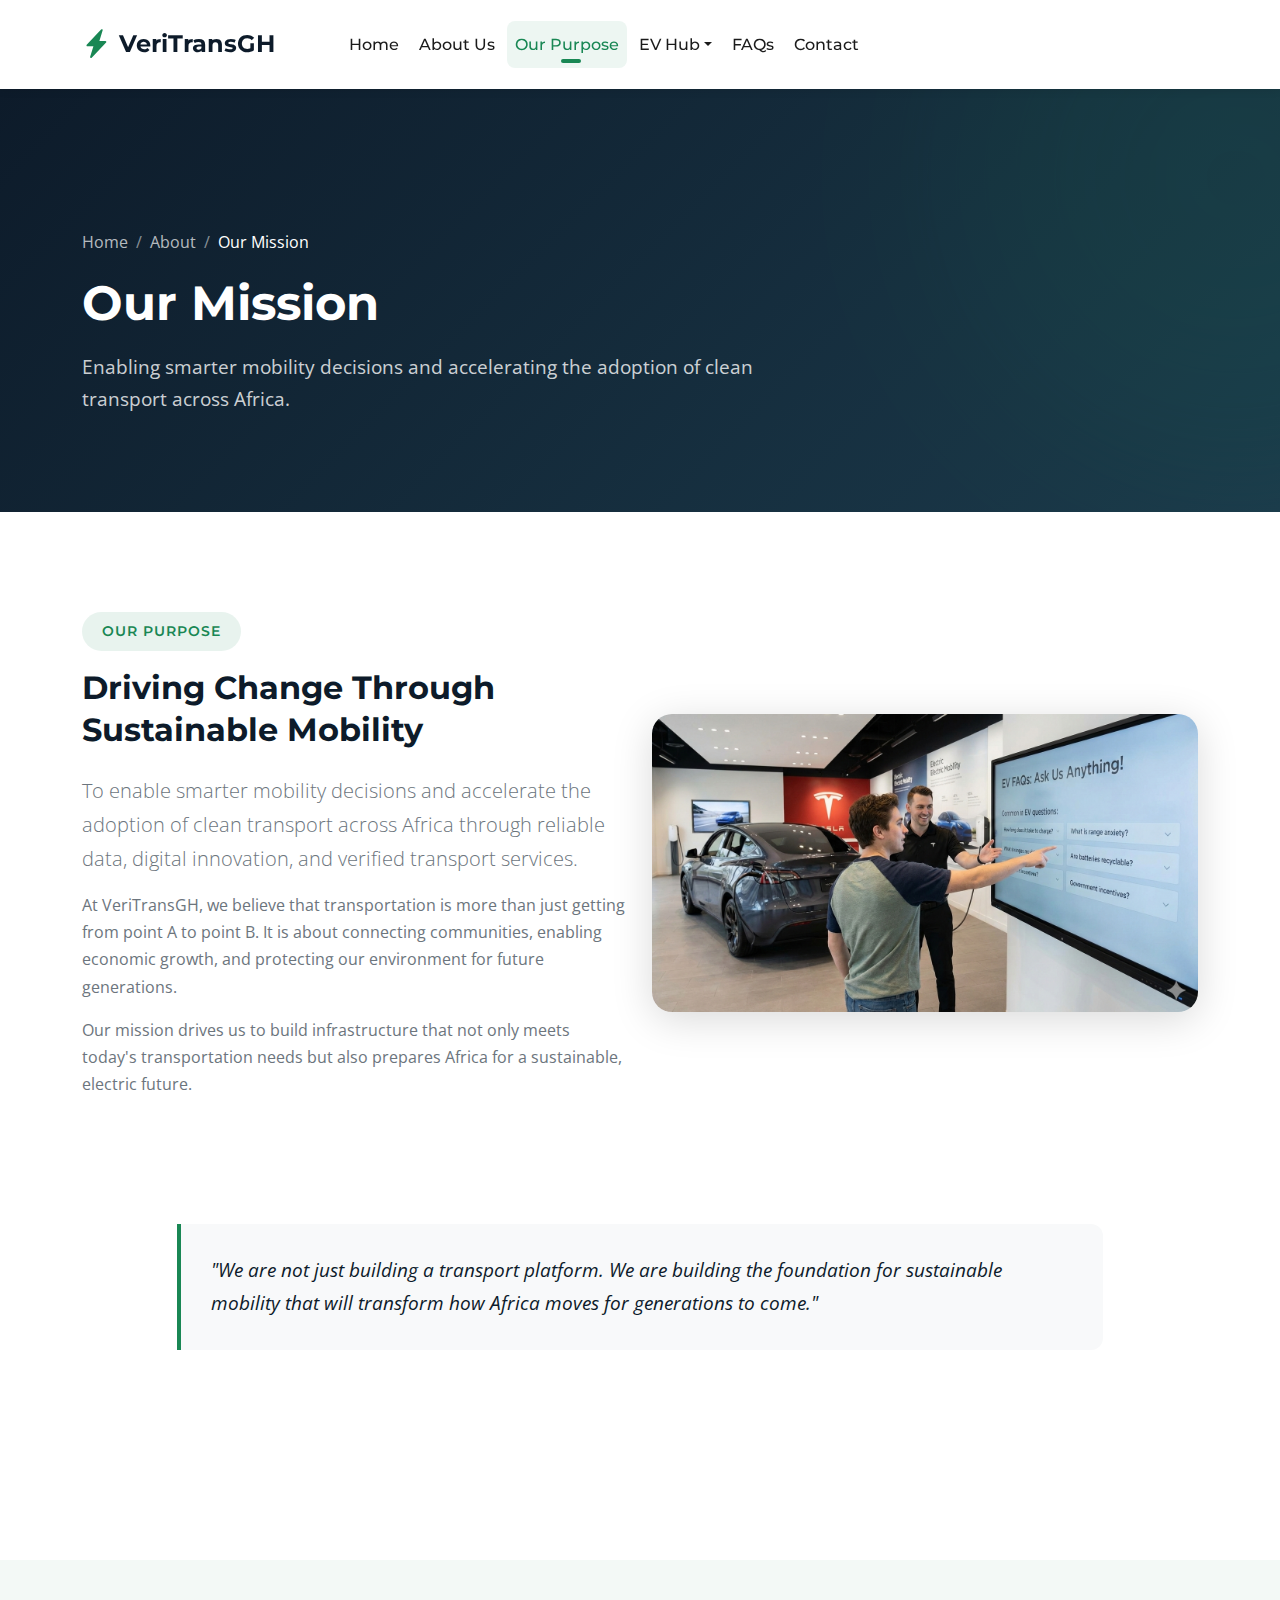
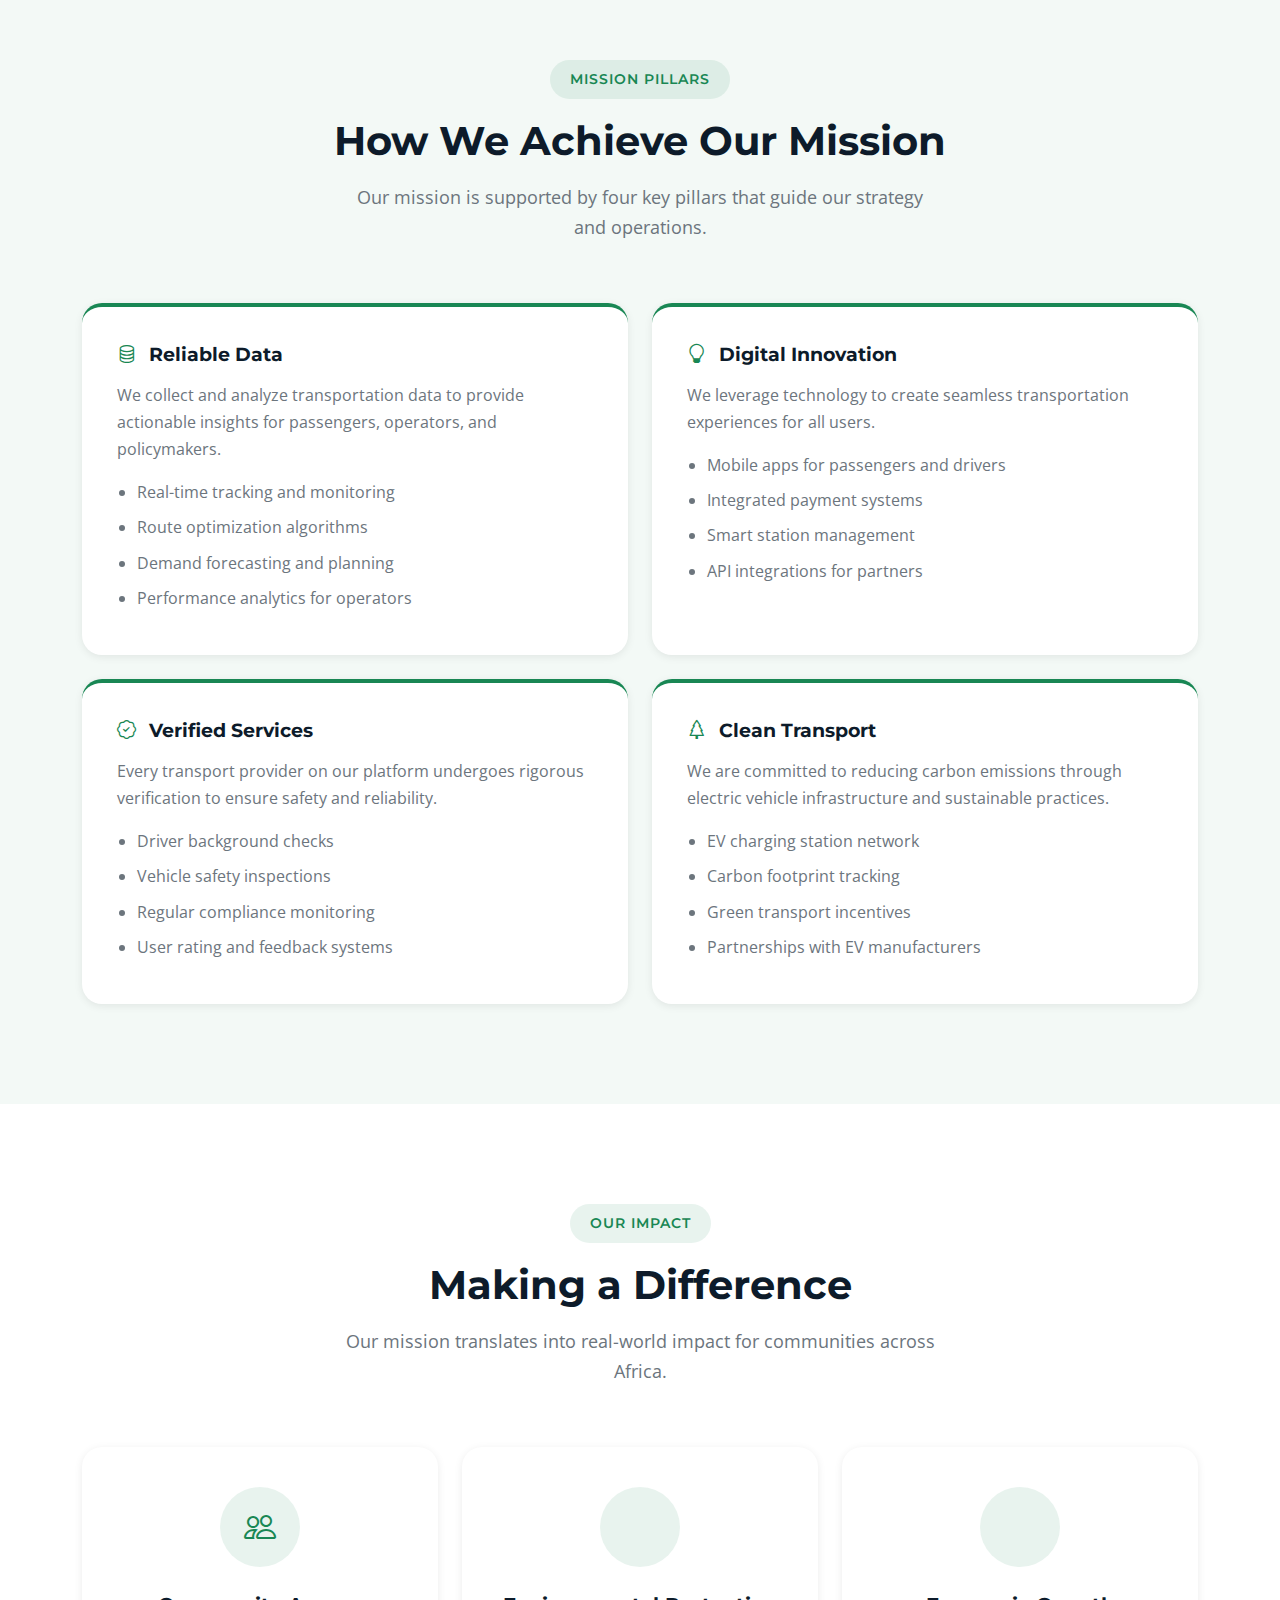
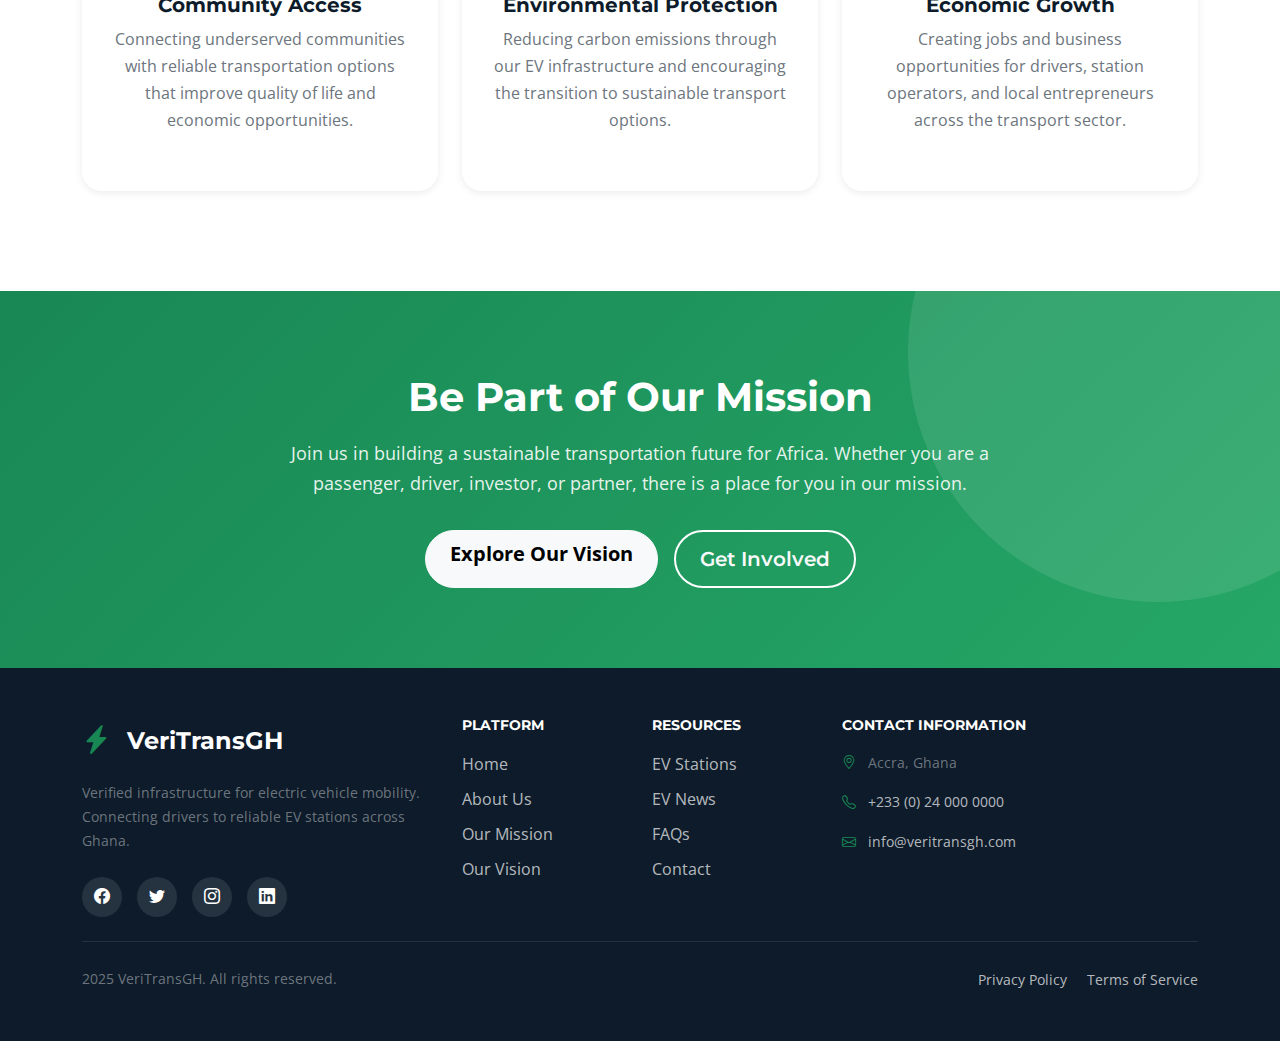
<file: mission.html>
<!doctype html>
<html lang="en">
    <head>
        <meta charset="utf-8">
        <meta name="viewport" content="width=device-width, initial-scale=1">
        <meta name="description" content="Our Mission - VeriTransGH is committed to enabling smarter mobility decisions and accelerating clean transport adoption across Africa.">
        <meta name="author" content="VeriTransGH">
        <title>Our Mission - VeriTransGH</title>

        <!-- Favicon -->
        <link rel="icon" type="image/png" href="images/favicon.png">

        <!-- Google Fonts -->
        <link rel="preconnect" href="https://fonts.googleapis.com">
        <link rel="preconnect" href="https://fonts.gstatic.com" crossorigin>
        <link href="https://fonts.googleapis.com/css2?family=Montserrat:wght@500;600;700&family=Open+Sans:wght@400;500;600&display=swap" rel="stylesheet">
        
        <!-- CSS Files -->
        <link href="https://cdn.jsdelivr.net/npm/bootstrap@5.2.2/dist/css/bootstrap.min.css" rel="stylesheet">
        <link href="https://cdn.jsdelivr.net/npm/bootstrap-icons@1.10.0/font/bootstrap-icons.css" rel="stylesheet">
        <link href="css/verified.css" rel="stylesheet">
    </head>
    
    <body id="top">

        <main>
            <!-- Navbar -->
            <nav class="navbar navbar-expand-lg fixed-top">
                <div class="container">
                    <a class="navbar-brand" href="index.html">
                        <i class="bi-lightning-charge-fill"></i>
                        <span>VeriTransGH</span>
                    </a>
    
                    <button class="navbar-toggler" type="button" data-bs-toggle="collapse" data-bs-target="#navbarNav" aria-controls="navbarNav" aria-expanded="false" aria-label="Toggle navigation">
                        <span class="navbar-toggler-icon"></span>
                    </button>
    
                    <div class="collapse navbar-collapse" id="navbarNav">
                        <ul class="navbar-nav ms-lg-5 me-lg-auto">
                            <li class="nav-item">
                                <a class="nav-link" href="index.html">Home</a>
                            </li>

                            <li class="nav-item">
                                <a class="nav-link" href="about.html">About Us</a>
                            </li>

                            <li class="nav-item dropdown">
                                <a class="nav-link dropdown-toggle active" href="#" id="purposeDropdown" role="button" data-bs-toggle="dropdown" aria-expanded="false">Our Purpose</a>
                                <ul class="dropdown-menu" aria-labelledby="purposeDropdown">
                                    <li><a class="dropdown-item active" href="mission.html">Our Mission</a></li>
                                    <li><a class="dropdown-item" href="vision.html">Our Vision</a></li>
                                </ul>
                            </li>

                            <li class="nav-item dropdown">
                                <a class="nav-link dropdown-toggle" href="#" id="evHubDropdown" role="button" data-bs-toggle="dropdown" aria-expanded="false">EV Hub</a>
                                <ul class="dropdown-menu" aria-labelledby="evHubDropdown">
                                    <li><a class="dropdown-item" href="topics-listing.html">Charging Stations</a></li>
                                    <li><a class="dropdown-item" href="News_letter.html">EV News</a></li>
                                    <li><hr class="dropdown-divider"></li>
                                    <li><a class="dropdown-item" href="index.html#section_3">How it Works</a></li>
                                </ul>
                            </li>

                            <li class="nav-item">
                                <a class="nav-link" href="index.html#section_4">FAQs</a>
                            </li>
    
                            <li class="nav-item">
                                <a class="nav-link" href="index.html#section_5">Contact</a>
                            </li>
                        </ul>
                    </div>
                </div>
            </nav>


            <!-- Page Header -->
            <section class="page-header">
                <div class="container">
                    <div class="row">
                        <div class="col-lg-8 col-12">
                            <nav aria-label="breadcrumb">
                                <ol class="breadcrumb mb-3">
                                    <li class="breadcrumb-item"><a href="index.html">Home</a></li>
                                    <li class="breadcrumb-item"><a href="about.html">About</a></li>
                                    <li class="breadcrumb-item active" aria-current="page">Our Mission</li>
                                </ol>
                            </nav>
                            <h1>Our Mission</h1>
                            <p>Enabling smarter mobility decisions and accelerating the adoption of clean transport across Africa.</p>
                        </div>
                    </div>
                </div>
            </section>


            <!-- Mission Content -->
            <section class="section-padding">
                <div class="container">
                    <div class="row align-items-center mb-6">
                        <div class="col-lg-6 col-12 mb-5 mb-lg-0">
                            <span class="section-badge">Our Purpose</span>
                            <h2 class="mb-4">Driving Change Through Sustainable Mobility</h2>
                            <p class="lead">To enable smarter mobility decisions and accelerate the adoption of clean transport across Africa through reliable data, digital innovation, and verified transport services.</p>
                            <p>At VeriTransGH, we believe that transportation is more than just getting from point A to point B. It is about connecting communities, enabling economic growth, and protecting our environment for future generations.</p>
                            <p>Our mission drives us to build infrastructure that not only meets today's transportation needs but also prepares Africa for a sustainable, electric future.</p>
                        </div>
                        <div class="col-lg-6 col-12">
                            <div class="about-image">
                                <img src="images/ev_faqs.jpg" alt="Our Mission" class="img-fluid rounded-4 shadow-lg">
                            </div>
                        </div>
                    </div>

                    <!-- Quote Box -->
                    <div class="row mb-6">
                        <div class="col-lg-10 col-12 mx-auto">
                            <div class="quote-box">
                                <p>"We are not just building a transport platform. We are building the foundation for sustainable mobility that will transform how Africa moves for generations to come."</p>
                            </div>
                        </div>
                    </div>
                </div>
            </section>


            <!-- Mission Pillars -->
            <section class="section-padding bg-light-green">
                <div class="container">
                    <div class="section-header">
                        <span class="section-badge">Mission Pillars</span>
                        <h2>How We Achieve Our Mission</h2>
                        <p>Our mission is supported by four key pillars that guide our strategy and operations.</p>
                    </div>

                    <div class="row g-4">
                        <div class="col-lg-6">
                            <div class="pillar-card">
                                <h4><i class="bi-database text-success me-2"></i> Reliable Data</h4>
                                <p class="mb-3">We collect and analyze transportation data to provide actionable insights for passengers, operators, and policymakers.</p>
                                <ul>
                                    <li>Real-time tracking and monitoring</li>
                                    <li>Route optimization algorithms</li>
                                    <li>Demand forecasting and planning</li>
                                    <li>Performance analytics for operators</li>
                                </ul>
                            </div>
                        </div>
                        <div class="col-lg-6">
                            <div class="pillar-card">
                                <h4><i class="bi-lightbulb text-success me-2"></i> Digital Innovation</h4>
                                <p class="mb-3">We leverage technology to create seamless transportation experiences for all users.</p>
                                <ul>
                                    <li>Mobile apps for passengers and drivers</li>
                                    <li>Integrated payment systems</li>
                                    <li>Smart station management</li>
                                    <li>API integrations for partners</li>
                                </ul>
                            </div>
                        </div>
                        <div class="col-lg-6">
                            <div class="pillar-card">
                                <h4><i class="bi-patch-check text-success me-2"></i> Verified Services</h4>
                                <p class="mb-3">Every transport provider on our platform undergoes rigorous verification to ensure safety and reliability.</p>
                                <ul>
                                    <li>Driver background checks</li>
                                    <li>Vehicle safety inspections</li>
                                    <li>Regular compliance monitoring</li>
                                    <li>User rating and feedback systems</li>
                                </ul>
                            </div>
                        </div>
                        <div class="col-lg-6">
                            <div class="pillar-card">
                                <h4><i class="bi-tree text-success me-2"></i> Clean Transport</h4>
                                <p class="mb-3">We are committed to reducing carbon emissions through electric vehicle infrastructure and sustainable practices.</p>
                                <ul>
                                    <li>EV charging station network</li>
                                    <li>Carbon footprint tracking</li>
                                    <li>Green transport incentives</li>
                                    <li>Partnerships with EV manufacturers</li>
                                </ul>
                            </div>
                        </div>
                    </div>
                </div>
            </section>


            <!-- Impact Section -->
            <section class="section-padding">
                <div class="container">
                    <div class="section-header">
                        <span class="section-badge">Our Impact</span>
                        <h2>Making a Difference</h2>
                        <p>Our mission translates into real-world impact for communities across Africa.</p>
                    </div>

                    <div class="row g-4">
                        <div class="col-lg-4 col-md-6">
                            <div class="value-card">
                                <div class="icon-box">
                                    <i class="bi-people"></i>
                                </div>
                                <h5>Community Access</h5>
                                <p>Connecting underserved communities with reliable transportation options that improve quality of life and economic opportunities.</p>
                            </div>
                        </div>
                        <div class="col-lg-4 col-md-6">
                            <div class="value-card">
                                <div class="icon-box">
                                    <i class="bi-globe-africa"></i>
                                </div>
                                <h5>Environmental Protection</h5>
                                <p>Reducing carbon emissions through our EV infrastructure and encouraging the transition to sustainable transport options.</p>
                            </div>
                        </div>
                        <div class="col-lg-4 col-md-6">
                            <div class="value-card">
                                <div class="icon-box">
                                    <i class="bi-globe-africa"></i>
                                </div>
                                <h5>Economic Growth</h5>
                                <p>Creating jobs and business opportunities for drivers, station operators, and local entrepreneurs across the transport sector.</p>
                            </div>
                        </div>
                    </div>
                </div>
            </section>


            <!-- CTA Section -->
            <section class="cta-section">
                <div class="container">
                    <div class="row justify-content-center text-center">
                        <div class="col-lg-8 col-12">
                            <h2>Be Part of Our Mission</h2>
                            <p>Join us in building a sustainable transportation future for Africa. Whether you are a passenger, driver, investor, or partner, there is a place for you in our mission.</p>
                            <div class="d-flex justify-content-center gap-3 flex-wrap">
                                <a href="vision.html" class="btn btn-light btn-lg rounded-pill px-4 fw-bold">Explore Our Vision</a>
                                <a href="index.html#section_5" class="btn btn-outline-light btn-lg rounded-pill px-4">Get Involved</a>
                            </div>
                        </div>
                    </div>
                </div>
            </section>

        </main>


        <!-- Footer -->
        <footer class="footer-full-width">
            <div class="container py-5">
                <div class="row">

                    <div class="col-lg-4 col-md-6 mb-4 mb-lg-0">
                        <a class="navbar-brand d-flex align-items-center mb-3 text-white" href="index.html">
                            <i class="bi-lightning-charge-fill text-success me-2"></i>
                            <span class="fw-bold fs-4">VeriTransGH</span>
                        </a>
                        <p class="text-secondary small">
                            Verified infrastructure for electric vehicle mobility. Connecting drivers to reliable EV stations across Ghana.
                        </p>
                        <ul class="social-icon mt-4">
                            <li class="social-icon-item">
                                <a href="#" class="social-icon-link"><i class="bi-facebook"></i></a>
                            </li>
                            <li class="social-icon-item">
                                <a href="#" class="social-icon-link"><i class="bi-twitter"></i></a>
                            </li>
                            <li class="social-icon-item">
                                <a href="#" class="social-icon-link"><i class="bi-instagram"></i></a>
                            </li>
                            <li class="social-icon-item">
                                <a href="#" class="social-icon-link"><i class="bi-linkedin"></i></a>
                            </li>
                        </ul>
                    </div>

                    <div class="col-lg-2 col-md-6 mb-4 mb-lg-0">
                        <h6 class="text-white fw-bold text-uppercase mb-3 small">Platform</h6>
                        <ul class="list-unstyled">
                            <li class="mb-2"><a href="index.html" class="footer-link-plain">Home</a></li>
                            <li class="mb-2"><a href="about.html" class="footer-link-plain">About Us</a></li>
                            <li class="mb-2"><a href="mission.html" class="footer-link-plain">Our Mission</a></li>
                            <li class="mb-2"><a href="vision.html" class="footer-link-plain">Our Vision</a></li>
                        </ul>
                    </div>

                    <div class="col-lg-2 col-md-6 mb-4 mb-lg-0">
                        <h6 class="text-white fw-bold text-uppercase mb-3 small">Resources</h6>
                        <ul class="list-unstyled">
                            <li class="mb-2"><a href="topics-listing.html" class="footer-link-plain">EV Stations</a></li>
                            <li class="mb-2"><a href="News_letter.html" class="footer-link-plain">EV News</a></li>
                            <li class="mb-2"><a href="index.html#section_4" class="footer-link-plain">FAQs</a></li>
                            <li class="mb-2"><a href="index.html#section_5" class="footer-link-plain">Contact</a></li>
                        </ul>
                    </div>

                    <div class="col-lg-4 col-md-6">
                        <h6 class="text-white fw-bold text-uppercase mb-3 small">Contact Information</h6>
                        <ul class="list-unstyled text-secondary small">
                            <li class="mb-3">
                                <i class="bi-geo-alt text-success me-2"></i> Accra, Ghana
                            </li>
                            <li class="mb-3">
                                <a href="tel:+233240000000" class="footer-link-plain">
                                    <i class="bi-telephone text-success me-2"></i> +233 (0) 24 000 0000
                                </a>
                            </li>
                            <li class="mb-3">
                                <a href="mailto:info@veritransgh.com" class="footer-link-plain">
                                    <i class="bi-envelope text-success me-2"></i> info@veritransgh.com
                                </a>
                            </li>
                        </ul>
                    </div>

                </div>

                <hr class="border-secondary opacity-25 my-4">

                <div class="row align-items-center">
                    <div class="col-md-6 text-center text-md-start">
                        <p class="text-secondary small mb-0">2025 VeriTransGH. All rights reserved.</p>
                    </div>
                    <div class="col-md-6 text-center text-md-end mt-3 mt-md-0">
                        <a href="#" class="footer-link-plain me-3 small">Privacy Policy</a>
                        <a href="#" class="footer-link-plain small">Terms of Service</a>
                    </div>
                </div>
            </div>
        </footer>


        <!-- JavaScript Files -->
        <script src="https://code.jquery.com/jquery-3.6.0.min.js"></script>
        <script src="https://cdn.jsdelivr.net/npm/bootstrap@5.2.2/dist/js/bootstrap.bundle.min.js"></script>
        <script src="js/jquery.sticky.js"></script>
        <script src="js/custom.js"></script>

    </body>
</html>
</file>
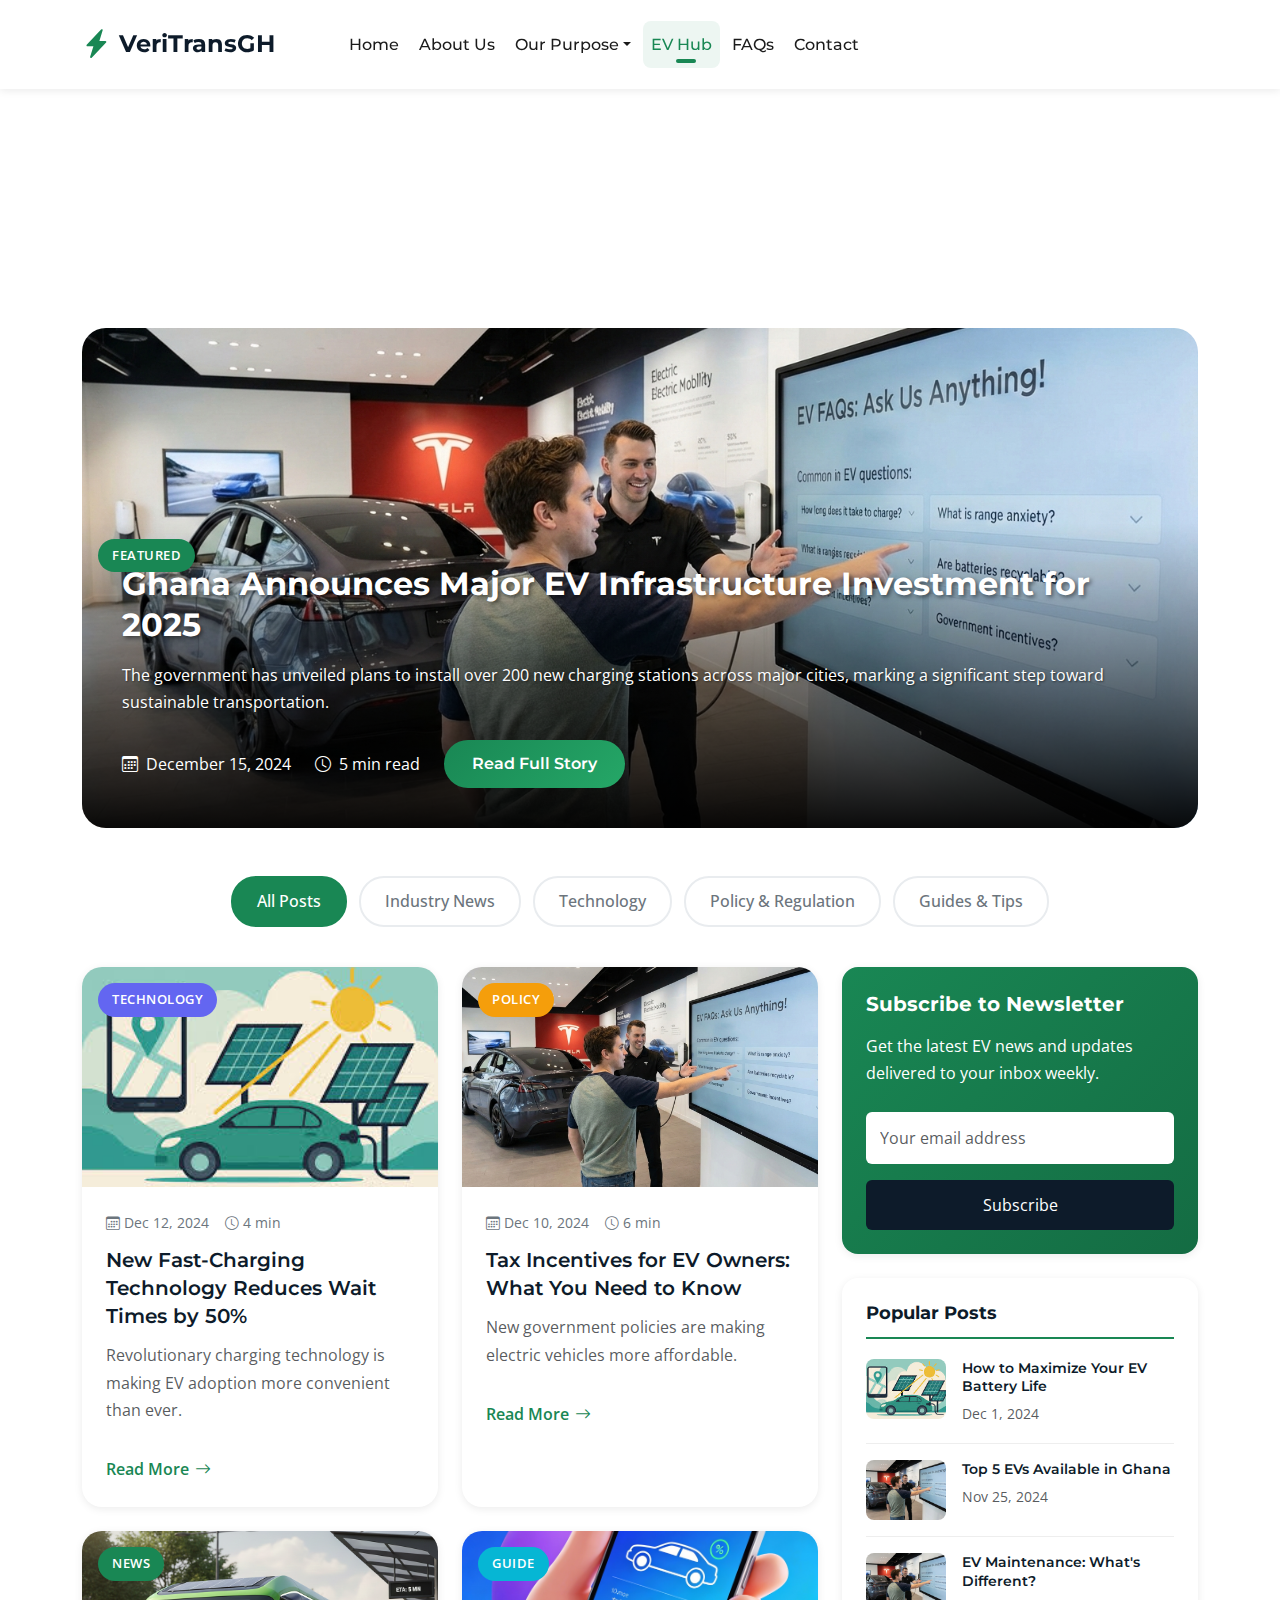
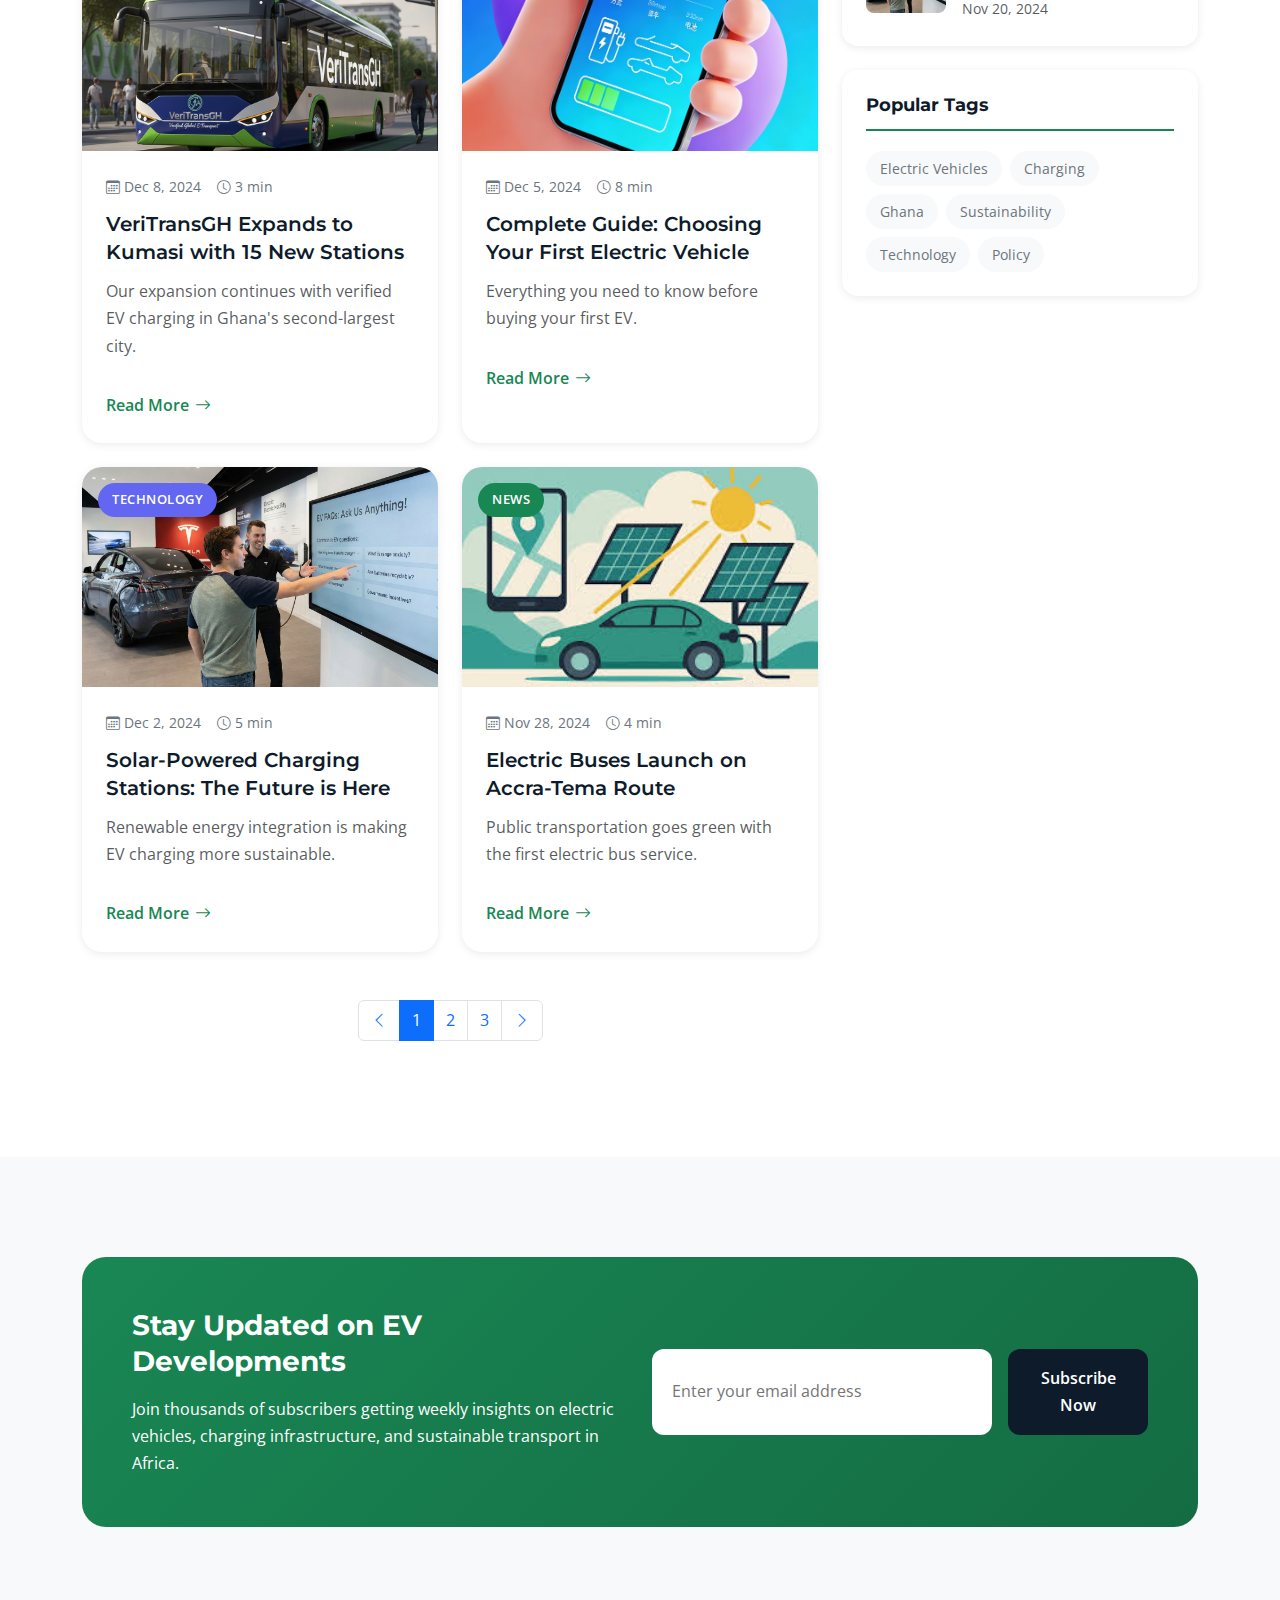
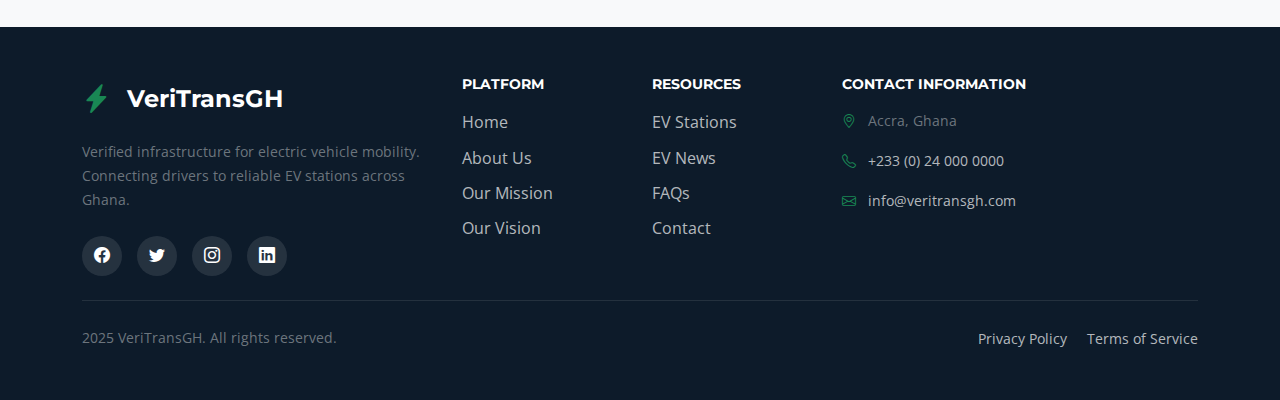
<file: News_letter.html>
<!doctype html>
<html lang="en">
<head>
    <meta charset="utf-8">
    <meta name="viewport" content="width=device-width, initial-scale=1">
    <meta name="description" content="Latest EV news, updates, and insights from VeriTransGH - Africa's electric transport platform">
    <meta name="author" content="VeriTransGH">
    <title>EV News & Updates | VeriTransGH</title>

    <!-- CSS FILES -->
    <link rel="preconnect" href="https://fonts.googleapis.com">
    <link rel="preconnect" href="https://fonts.gstatic.com" crossorigin>
    <link href="https://fonts.googleapis.com/css2?family=Montserrat:wght@500;600;700&family=Open+Sans&display=swap" rel="stylesheet">
    <link href="https://cdn.jsdelivr.net/npm/bootstrap@5.2.2/dist/css/bootstrap.min.css" rel="stylesheet">
    <link href="https://cdn.jsdelivr.net/npm/bootstrap-icons@1.10.0/font/bootstrap-icons.css" rel="stylesheet">
    <link href="css/verified.css" rel="stylesheet">

    <style>
        /* Page-specific styles */
        .news-card {
            background: white;
            border-radius: 20px;
            overflow: hidden;
            box-shadow: 0 2px 8px rgba(0, 0, 0, 0.08);
            transition: all 0.3s ease;
            height: 100%;
        }
        
        .news-card:hover {
            transform: translateY(-8px);
            box-shadow: 0 8px 40px rgba(0, 0, 0, 0.15);
        }
        
        .news-card-img {
            height: 220px;
            overflow: hidden;
            position: relative;
        }
        
        .news-card-img img {
            width: 100%;
            height: 100%;
            object-fit: cover;
            transition: transform 0.5s ease;
        }
        
        .news-card:hover .news-card-img img {
            transform: scale(1.1);
        }
        
        .news-category {
            position: absolute;
            top: 16px;
            left: 16px;
            padding: 6px 14px;
            border-radius: 20px;
            font-size: 0.8rem;
            font-weight: 600;
            text-transform: uppercase;
            letter-spacing: 0.5px;
        }
        
        .category-news { background: #198754; color: white; }
        .category-tech { background: #6366f1; color: white; }
        .category-policy { background: #f59e0b; color: white; }
        .category-guide { background: #06b6d4; color: white; }
        
        .news-card-body { padding: 24px; }
        
        .news-meta {
            display: flex;
            align-items: center;
            gap: 16px;
            margin-bottom: 12px;
            font-size: 0.85rem;
            color: #6c757d;
        }
        
        .news-card-title {
            font-size: 1.25rem;
            font-weight: 600;
            margin-bottom: 12px;
            line-height: 1.4;
        }
        
        .news-card-title a {
            color: #0d1b2a;
            text-decoration: none;
        }
        
        .news-card-title a:hover { color: #198754; }
        
        .read-more {
            display: inline-flex;
            align-items: center;
            gap: 6px;
            color: #198754;
            font-weight: 600;
            text-decoration: none;
            margin-top: 16px;
        }
        
        .read-more:hover { gap: 10px; color: #146c43; }
        
        .featured-news {
            position: relative;
            border-radius: 24px;
            overflow: hidden;
            min-height: 500px;
        }
        
        .featured-news img {
            width: 100%;
            height: 100%;
            object-fit: cover;
            position: absolute;
            top: 0;
            left: 0;
        }
        
        .featured-overlay {
            position: absolute;
            bottom: 0;
            left: 0;
            right: 0;
            padding: 40px;
            background: linear-gradient(transparent, rgba(0,0,0,0.95));
            color: white;
        }
        
        .featured-overlay h2 {
            font-size: 2rem;
            margin-bottom: 16px;
            color: #ffffff !important;
            text-shadow: 2px 2px 4px rgba(0,0,0,0.5);
        }
        
        .featured-overlay p {
            color: #ffffff !important;
            text-shadow: 1px 1px 2px rgba(0,0,0,0.5);
        }
        
        .newsletter-box {
            background: linear-gradient(135deg, #198754 0%, #146c43 100%);
            border-radius: 24px;
            padding: 50px;
        }
        
        .newsletter-box h3,
        .newsletter-box h5,
        .newsletter-box p {
            color: #ffffff !important;
        }
        
        .newsletter-box input {
            padding: 16px 20px;
            border: none;
            border-radius: 12px;
            width: 100%;
            font-size: 1rem;
            background: white;
            color: #333;
        }
        
        .newsletter-box button {
            padding: 16px 32px;
            background: #0d1b2a;
            color: white;
            border: none;
            border-radius: 12px;
            font-weight: 600;
        }
        
        .newsletter-box button:hover { background: #1a2d42; }
        
        .sidebar-widget {
            background: white;
            border-radius: 16px;
            padding: 24px;
            box-shadow: 0 2px 8px rgba(0, 0, 0, 0.08);
            margin-bottom: 24px;
        }
        
        .sidebar-widget.newsletter-widget {
            background: linear-gradient(135deg, #198754, #146c43);
        }
        
        .sidebar-widget.newsletter-widget h5,
        .sidebar-widget.newsletter-widget p {
            color: #ffffff !important;
        }
        
        .sidebar-title {
            font-size: 1.1rem;
            font-weight: 700;
            margin-bottom: 20px;
            padding-bottom: 12px;
            border-bottom: 2px solid #198754;
            color: #0d1b2a;
        }
        
        .popular-post {
            display: flex;
            gap: 16px;
            margin-bottom: 16px;
            padding-bottom: 16px;
            border-bottom: 1px solid #eee;
        }
        
        .popular-post:last-child {
            margin-bottom: 0;
            padding-bottom: 0;
            border-bottom: none;
        }
        
        .popular-post-img {
            width: 80px;
            height: 60px;
            border-radius: 8px;
            overflow: hidden;
            flex-shrink: 0;
        }
        
        .popular-post-img img {
            width: 100%;
            height: 100%;
            object-fit: cover;
        }
        
        .popular-post-title {
            font-size: 0.9rem;
            font-weight: 600;
            margin-bottom: 4px;
        }
        
        .popular-post-title a { color: #0d1b2a; text-decoration: none; }
        .popular-post-title a:hover { color: #198754; }
        
        .tag-cloud { display: flex; flex-wrap: wrap; gap: 8px; }
        
        .tag {
            padding: 6px 14px;
            background: #f8f9fa;
            border-radius: 20px;
            font-size: 0.85rem;
            color: #6c757d;
            text-decoration: none;
        }
        
        .tag:hover { background: #198754; color: white; }

        .category-filter {
            display: flex;
            gap: 12px;
            flex-wrap: wrap;
            margin-bottom: 40px;
        }

        .category-filter-btn {
            padding: 10px 24px;
            border: 2px solid #e9ecef;
            background: white;
            border-radius: 25px;
            font-weight: 500;
            cursor: pointer;
            text-decoration: none;
            color: #6c757d;
        }

        .category-filter-btn:hover,
        .category-filter-btn.active {
            border-color: #198754;
            background: #198754;
            color: white;
        }
    </style>
</head>

<body id="top">
    <main>
        <!-- Navigation -->
        <nav class="navbar navbar-expand-lg fixed-top">
            <div class="container">
                <a class="navbar-brand" href="index.html">
                    <i class="bi-lightning-charge-fill"></i>
                    <span>VeriTransGH</span>
                </a>

                <button class="navbar-toggler" type="button" data-bs-toggle="collapse" data-bs-target="#navbarNav" aria-controls="navbarNav" aria-expanded="false" aria-label="Toggle navigation">
                    <span class="navbar-toggler-icon"></span>
                </button>

                <div class="collapse navbar-collapse" id="navbarNav">
                    <ul class="navbar-nav ms-lg-5 me-lg-auto">
                        <li class="nav-item">
                            <a class="nav-link" href="index.html">Home</a>
                        </li>
                        <li class="nav-item">
                            <a class="nav-link" href="about.html">About Us</a>
                        </li>
                        <li class="nav-item dropdown">
                            <a class="nav-link dropdown-toggle" href="#" id="purposeDropdown" role="button" data-bs-toggle="dropdown" aria-expanded="false">Our Purpose</a>
                            <ul class="dropdown-menu" aria-labelledby="purposeDropdown">
                                <li><a class="dropdown-item" href="mission.html">Our Mission</a></li>
                                <li><a class="dropdown-item" href="vision.html">Our Vision</a></li>
                            </ul>
                        </li>
                        <li class="nav-item dropdown">
                            <a class="nav-link dropdown-toggle active" href="#" id="evHubDropdown" role="button" data-bs-toggle="dropdown" aria-expanded="false">EV Hub</a>
                            <ul class="dropdown-menu" aria-labelledby="evHubDropdown">
                                <li><a class="dropdown-item" href="topics-listing.html">Charging Stations</a></li>
                                <li><a class="dropdown-item active" href="News_letter.html">EV News</a></li>
                                <li><hr class="dropdown-divider"></li>
                                <li><a class="dropdown-item" href="index.html#section_3">How it Works</a></li>
                            </ul>
                        </li>
                        <li class="nav-item">
                            <a class="nav-link" href="index.html#section_4">FAQs</a>
                        </li>
                        <li class="nav-item">
                            <a class="nav-link" href="index.html#section_5">Contact</a>
                        </li>
                    </ul>
                </div>
            </div>
        </nav>

        <!-- Hero Header -->
        <header class="site-header d-flex flex-column justify-content-center align-items-center">
            <div class="container">
                <div class="row align-items-center">
                    <div class="col-lg-7 col-12">
                        <nav aria-label="breadcrumb">
                            <ol class="breadcrumb">
                                <li class="breadcrumb-item"><a href="index.html">Home</a></li>
                                <li class="breadcrumb-item"><a href="#">EV Hub</a></li>
                                <li class="breadcrumb-item active" aria-current="page">EV News</li>
                            </ol>
                        </nav>
                        <h2 class="text-white">EV News & Updates</h2>
                        <p class="text-white mt-3 mb-0" style="opacity: 0.9;">Stay informed about the latest developments in electric vehicles and sustainable transport across Africa.</p>
                    </div>
                </div>
            </div>
        </header>

        <!-- Featured Article -->
        <section class="section-padding">
            <div class="container">
                <div class="featured-news mb-5">
                    <img src="images/ev_faqs.jpg" alt="Featured Article">
                    <div class="featured-overlay">
                        <span class="news-category category-news mb-3 d-inline-block">Featured</span>
                        <h2>Ghana Announces Major EV Infrastructure Investment for 2025</h2>
                        <p class="mb-4">The government has unveiled plans to install over 200 new charging stations across major cities, marking a significant step toward sustainable transportation.</p>
                        <div class="d-flex align-items-center gap-4 flex-wrap">
                            <span class="text-white"><i class="bi-calendar3 me-2"></i>December 15, 2024</span>
                            <span class="text-white"><i class="bi-clock me-2"></i>5 min read</span>
                            <a href="#" class="btn custom-btn">Read Full Story</a>
                        </div>
                    </div>
                </div>

                <!-- Category Filter -->
                <div class="category-filter justify-content-center">
                    <a href="#" class="category-filter-btn active">All Posts</a>
                    <a href="#" class="category-filter-btn">Industry News</a>
                    <a href="#" class="category-filter-btn">Technology</a>
                    <a href="#" class="category-filter-btn">Policy & Regulation</a>
                    <a href="#" class="category-filter-btn">Guides & Tips</a>
                </div>

                <div class="row">
                    <!-- Main Content -->
                    <div class="col-lg-8 col-12">
                        <div class="row">
                            <!-- Article 1 -->
                            <div class="col-md-6 mb-4">
                                <div class="news-card">
                                    <div class="news-card-img">
                                        <img src="images/mission.jpg" alt="EV Article">
                                        <span class="news-category category-tech">Technology</span>
                                    </div>
                                    <div class="news-card-body">
                                        <div class="news-meta">
                                            <span><i class="bi-calendar3 me-1"></i>Dec 12, 2024</span>
                                            <span><i class="bi-clock me-1"></i>4 min</span>
                                        </div>
                                        <h5 class="news-card-title">
                                            <a href="#">New Fast-Charging Technology Reduces Wait Times by 50%</a>
                                        </h5>
                                        <p class="text-muted">Revolutionary charging technology is making EV adoption more convenient than ever.</p>
                                        <a href="#" class="read-more">Read More <i class="bi-arrow-right"></i></a>
                                    </div>
                                </div>
                            </div>

                            <!-- Article 2 -->
                            <div class="col-md-6 mb-4">
                                <div class="news-card">
                                    <div class="news-card-img">
                                        <img src="images/ev_faqs.jpg" alt="EV Article">
                                        <span class="news-category category-policy">Policy</span>
                                    </div>
                                    <div class="news-card-body">
                                        <div class="news-meta">
                                            <span><i class="bi-calendar3 me-1"></i>Dec 10, 2024</span>
                                            <span><i class="bi-clock me-1"></i>6 min</span>
                                        </div>
                                        <h5 class="news-card-title">
                                            <a href="#">Tax Incentives for EV Owners: What You Need to Know</a>
                                        </h5>
                                        <p class="text-muted">New government policies are making electric vehicles more affordable.</p>
                                        <a href="#" class="read-more">Read More <i class="bi-arrow-right"></i></a>
                                    </div>
                                </div>
                            </div>

                            <!-- Article 3 -->
                            <div class="col-md-6 mb-4">
                                <div class="news-card">
                                    <div class="news-card-img">
                                        <img src="images/Vget buus.png" alt="EV Article">
                                        <span class="news-category category-news">News</span>
                                    </div>
                                    <div class="news-card-body">
                                        <div class="news-meta">
                                            <span><i class="bi-calendar3 me-1"></i>Dec 8, 2024</span>
                                            <span><i class="bi-clock me-1"></i>3 min</span>
                                        </div>
                                        <h5 class="news-card-title">
                                            <a href="#">VeriTransGH Expands to Kumasi with 15 New Stations</a>
                                        </h5>
                                        <p class="text-muted">Our expansion continues with verified EV charging in Ghana's second-largest city.</p>
                                        <a href="#" class="read-more">Read More <i class="bi-arrow-right"></i></a>
                                    </div>
                                </div>
                            </div>

                            <!-- Article 4 -->
                            <div class="col-md-6 mb-4">
                                <div class="news-card">
                                    <div class="news-card-img">
                                        <img src="images/Phone.png" alt="EV Article">
                                        <span class="news-category category-guide">Guide</span>
                                    </div>
                                    <div class="news-card-body">
                                        <div class="news-meta">
                                            <span><i class="bi-calendar3 me-1"></i>Dec 5, 2024</span>
                                            <span><i class="bi-clock me-1"></i>8 min</span>
                                        </div>
                                        <h5 class="news-card-title">
                                            <a href="#">Complete Guide: Choosing Your First Electric Vehicle</a>
                                        </h5>
                                        <p class="text-muted">Everything you need to know before buying your first EV.</p>
                                        <a href="#" class="read-more">Read More <i class="bi-arrow-right"></i></a>
                                    </div>
                                </div>
                            </div>

                            <!-- Article 5 -->
                            <div class="col-md-6 mb-4">
                                <div class="news-card">
                                    <div class="news-card-img">
                                        <img src="images/ev_faqs.jpg" alt="EV Article">
                                        <span class="news-category category-tech">Technology</span>
                                    </div>
                                    <div class="news-card-body">
                                        <div class="news-meta">
                                            <span><i class="bi-calendar3 me-1"></i>Dec 2, 2024</span>
                                            <span><i class="bi-clock me-1"></i>5 min</span>
                                        </div>
                                        <h5 class="news-card-title">
                                            <a href="#">Solar-Powered Charging Stations: The Future is Here</a>
                                        </h5>
                                        <p class="text-muted">Renewable energy integration is making EV charging more sustainable.</p>
                                        <a href="#" class="read-more">Read More <i class="bi-arrow-right"></i></a>
                                    </div>
                                </div>
                            </div>

                            <!-- Article 6 -->
                            <div class="col-md-6 mb-4">
                                <div class="news-card">
                                    <div class="news-card-img">
                                        <img src="images/mission.jpg" alt="EV Article">
                                        <span class="news-category category-news">News</span>
                                    </div>
                                    <div class="news-card-body">
                                        <div class="news-meta">
                                            <span><i class="bi-calendar3 me-1"></i>Nov 28, 2024</span>
                                            <span><i class="bi-clock me-1"></i>4 min</span>
                                        </div>
                                        <h5 class="news-card-title">
                                            <a href="#">Electric Buses Launch on Accra-Tema Route</a>
                                        </h5>
                                        <p class="text-muted">Public transportation goes green with the first electric bus service.</p>
                                        <a href="#" class="read-more">Read More <i class="bi-arrow-right"></i></a>
                                    </div>
                                </div>
                            </div>
                        </div>

                        <!-- Pagination -->
                        <nav aria-label="News pagination" class="mt-4">
                            <ul class="pagination justify-content-center">
                                <li class="page-item"><a class="page-link" href="#"><i class="bi-chevron-left"></i></a></li>
                                <li class="page-item active"><a class="page-link" href="#">1</a></li>
                                <li class="page-item"><a class="page-link" href="#">2</a></li>
                                <li class="page-item"><a class="page-link" href="#">3</a></li>
                                <li class="page-item"><a class="page-link" href="#"><i class="bi-chevron-right"></i></a></li>
                            </ul>
                        </nav>
                    </div>

                    <!-- Sidebar -->
                    <div class="col-lg-4 col-12 mt-5 mt-lg-0">
                        <!-- Newsletter Widget -->
                        <div class="sidebar-widget newsletter-widget">
                            <h5 class="mb-3">Subscribe to Newsletter</h5>
                            <p class="mb-4">Get the latest EV news and updates delivered to your inbox weekly.</p>
                            <form>
                                <input type="email" class="form-control mb-3" placeholder="Your email address" style="background: white; border: none; padding: 14px; color: #333;">
                                <button type="submit" class="btn w-100" style="background: #0d1b2a; color: white; padding: 12px;">Subscribe</button>
                            </form>
                        </div>

                        <!-- Popular Posts -->
                        <div class="sidebar-widget">
                            <h6 class="sidebar-title">Popular Posts</h6>
                            <div class="popular-post">
                                <div class="popular-post-img"><img src="images/mission.jpg" alt="Popular Post"></div>
                                <div>
                                    <h6 class="popular-post-title"><a href="#">How to Maximize Your EV Battery Life</a></h6>
                                    <small class="text-muted">Dec 1, 2024</small>
                                </div>
                            </div>
                            <div class="popular-post">
                                <div class="popular-post-img"><img src="images/ev_faqs.jpg" alt="Popular Post"></div>
                                <div>
                                    <h6 class="popular-post-title"><a href="#">Top 5 EVs Available in Ghana</a></h6>
                                    <small class="text-muted">Nov 25, 2024</small>
                                </div>
                            </div>
                            <div class="popular-post">
                                <div class="popular-post-img"><img src="images/ev_faqs.jpg" alt="Popular Post"></div>
                                <div>
                                    <h6 class="popular-post-title"><a href="#">EV Maintenance: What's Different?</a></h6>
                                    <small class="text-muted">Nov 20, 2024</small>
                                </div>
                            </div>
                        </div>

                        <!-- Tags -->
                        <div class="sidebar-widget">
                            <h6 class="sidebar-title">Popular Tags</h6>
                            <div class="tag-cloud">
                                <a href="#" class="tag">Electric Vehicles</a>
                                <a href="#" class="tag">Charging</a>
                                <a href="#" class="tag">Ghana</a>
                                <a href="#" class="tag">Sustainability</a>
                                <a href="#" class="tag">Technology</a>
                                <a href="#" class="tag">Policy</a>
                            </div>
                        </div>
                    </div>
                </div>
            </div>
        </section>

        <!-- Newsletter CTA -->
        <section class="section-padding" style="background: #f8f9fa;">
            <div class="container">
                <div class="newsletter-box">
                    <div class="row align-items-center">
                        <div class="col-lg-6 col-12 mb-4 mb-lg-0">
                            <h3 class="mb-3">Stay Updated on EV Developments</h3>
                            <p class="mb-0">Join thousands of subscribers getting weekly insights on electric vehicles, charging infrastructure, and sustainable transport in Africa.</p>
                        </div>
                        <div class="col-lg-6 col-12">
                            <form class="d-flex gap-3 flex-column flex-md-row">
                                <input type="email" placeholder="Enter your email address" class="flex-grow-1">
                                <button type="submit">Subscribe Now</button>
                            </form>
                        </div>
                    </div>
                </div>
            </div>
        </section>
    </main>

    <!-- Footer (matching home page) -->
    <footer class="footer-full-width">
        <div class="container py-5">
            <div class="row">
                <div class="col-lg-4 col-md-6 mb-4 mb-lg-0">
                    <a class="navbar-brand d-flex align-items-center mb-3 text-white" href="index.html">
                        <i class="bi-lightning-charge-fill text-success me-2"></i>
                        <span class="fw-bold fs-4">VeriTransGH</span>
                    </a>
                    <p class="text-secondary small">Verified infrastructure for electric vehicle mobility. Connecting drivers to reliable EV stations across Ghana.</p>
                    <ul class="social-icon mt-4">
                        <li class="social-icon-item"><a href="#" class="social-icon-link"><i class="bi-facebook"></i></a></li>
                        <li class="social-icon-item"><a href="#" class="social-icon-link"><i class="bi-twitter"></i></a></li>
                        <li class="social-icon-item"><a href="#" class="social-icon-link"><i class="bi-instagram"></i></a></li>
                        <li class="social-icon-item"><a href="#" class="social-icon-link"><i class="bi-linkedin"></i></a></li>
                    </ul>
                </div>
                <div class="col-lg-2 col-md-6 mb-4 mb-lg-0">
                    <h6 class="text-white fw-bold text-uppercase mb-3 small">Platform</h6>
                    <ul class="list-unstyled">
                        <li class="mb-2"><a href="index.html" class="footer-link-plain">Home</a></li>
                        <li class="mb-2"><a href="about.html" class="footer-link-plain">About Us</a></li>
                        <li class="mb-2"><a href="mission.html" class="footer-link-plain">Our Mission</a></li>
                        <li class="mb-2"><a href="vision.html" class="footer-link-plain">Our Vision</a></li>
                    </ul>
                </div>
                <div class="col-lg-2 col-md-6 mb-4 mb-lg-0">
                    <h6 class="text-white fw-bold text-uppercase mb-3 small">Resources</h6>
                    <ul class="list-unstyled">
                        <li class="mb-2"><a href="topics-listing.html" class="footer-link-plain">EV Stations</a></li>
                        <li class="mb-2"><a href="News_letter.html" class="footer-link-plain">EV News</a></li>
                        <li class="mb-2"><a href="index.html#section_4" class="footer-link-plain">FAQs</a></li>
                        <li class="mb-2"><a href="index.html#section_5" class="footer-link-plain">Contact</a></li>
                    </ul>
                </div>
                <div class="col-lg-4 col-md-6">
                    <h6 class="text-white fw-bold text-uppercase mb-3 small">Contact Information</h6>
                    <ul class="list-unstyled text-secondary small">
                        <li class="mb-3"><i class="bi-geo-alt text-success me-2"></i> Accra, Ghana</li>
                        <li class="mb-3"><a href="tel:+233240000000" class="footer-link-plain"><i class="bi-telephone text-success me-2"></i> +233 (0) 24 000 0000</a></li>
                        <li class="mb-3"><a href="mailto:info@veritransgh.com" class="footer-link-plain"><i class="bi-envelope text-success me-2"></i> info@veritransgh.com</a></li>
                    </ul>
                </div>
            </div>
            <hr class="border-secondary opacity-25 my-4">
            <div class="row align-items-center">
                <div class="col-md-6 text-center text-md-start">
                    <p class="text-secondary small mb-0">2025 VeriTransGH. All rights reserved.</p>
                </div>
                <div class="col-md-6 text-center text-md-end mt-3 mt-md-0">
                    <a href="#" class="footer-link-plain me-3 small">Privacy Policy</a>
                    <a href="#" class="footer-link-plain small">Terms of Service</a>
                </div>
            </div>
        </div>
    </footer>

    <!-- JAVASCRIPT FILES -->
    <script src="https://code.jquery.com/jquery-3.6.0.min.js"></script>
    <script src="https://cdn.jsdelivr.net/npm/bootstrap@5.2.2/dist/js/bootstrap.bundle.min.js"></script>
    <script src="js/jquery.sticky.js"></script>
    <script src="js/custom.js"></script>

    <script>
        document.querySelectorAll('.category-filter-btn').forEach(btn => {
            btn.addEventListener('click', function(e) {
                e.preventDefault();
                document.querySelectorAll('.category-filter-btn').forEach(b => b.classList.remove('active'));
                this.classList.add('active');
            });
        });
    </script>
</body>
</html>
</file>
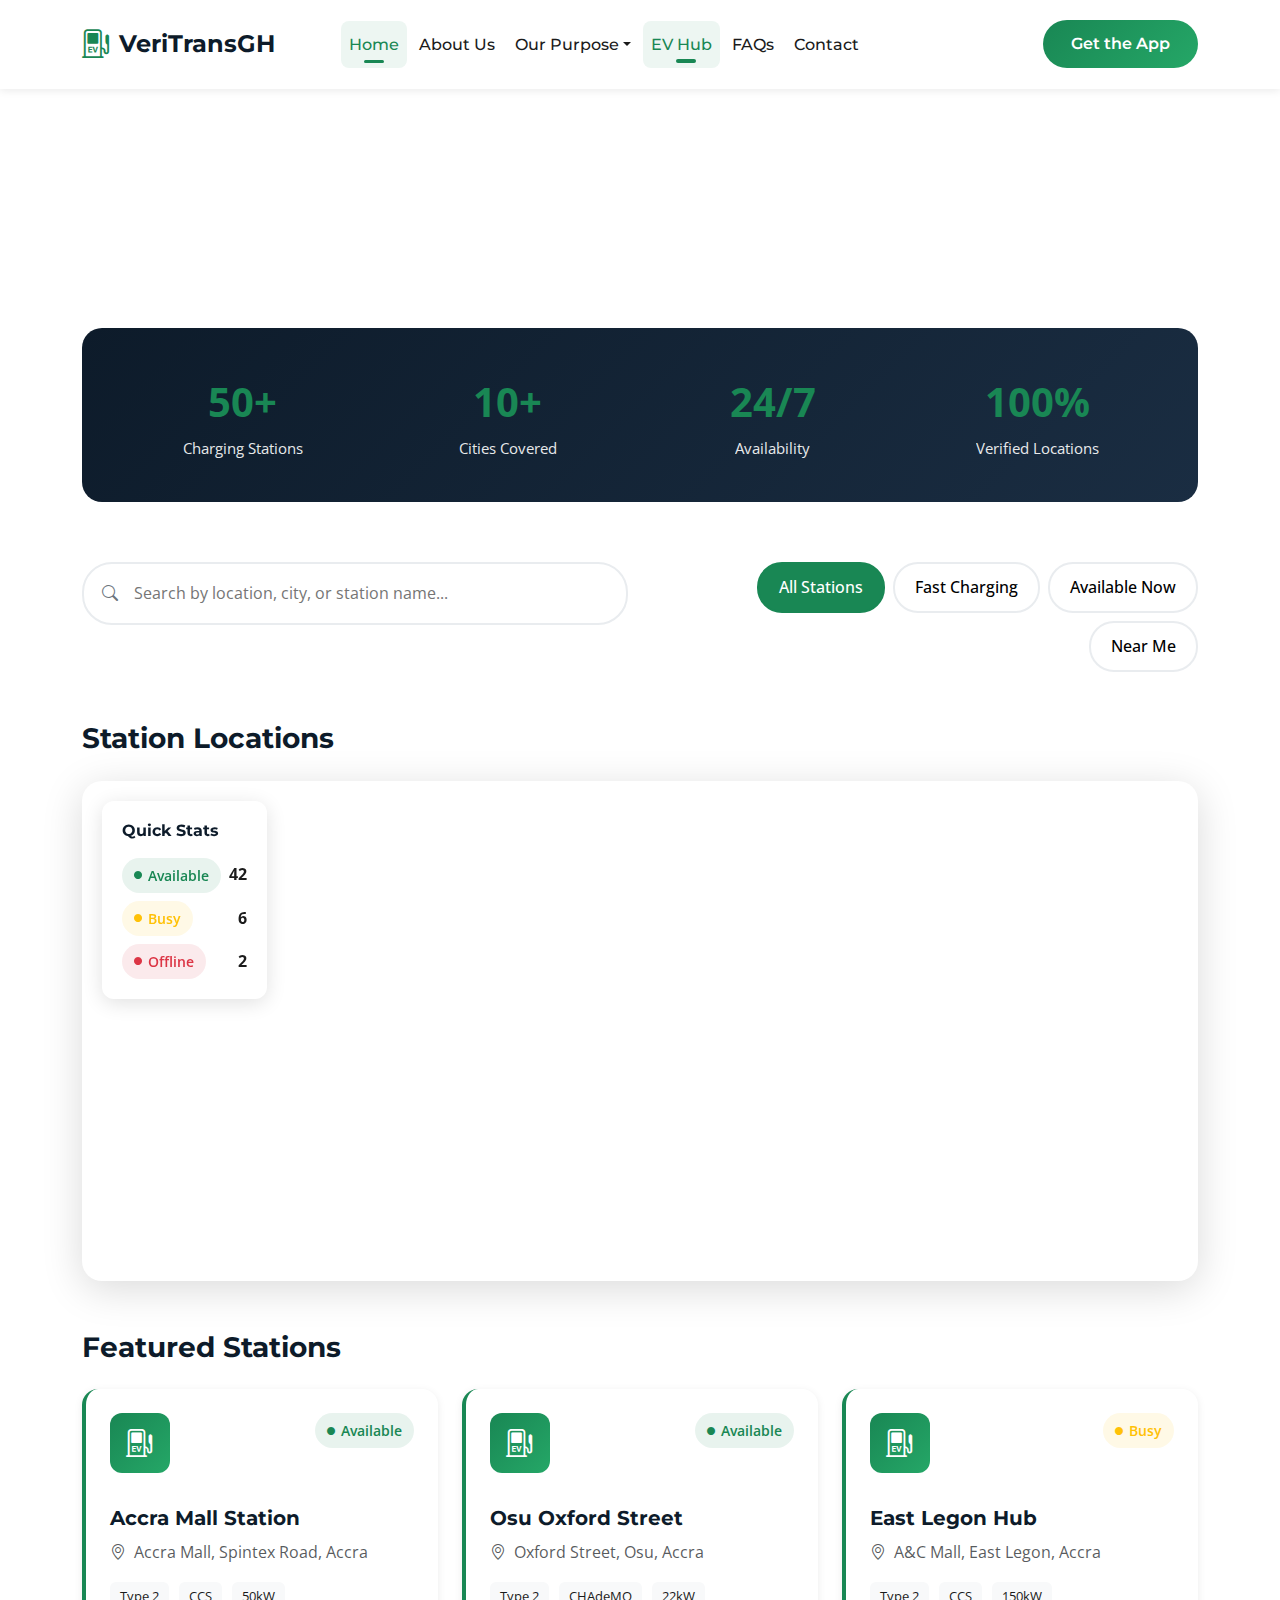
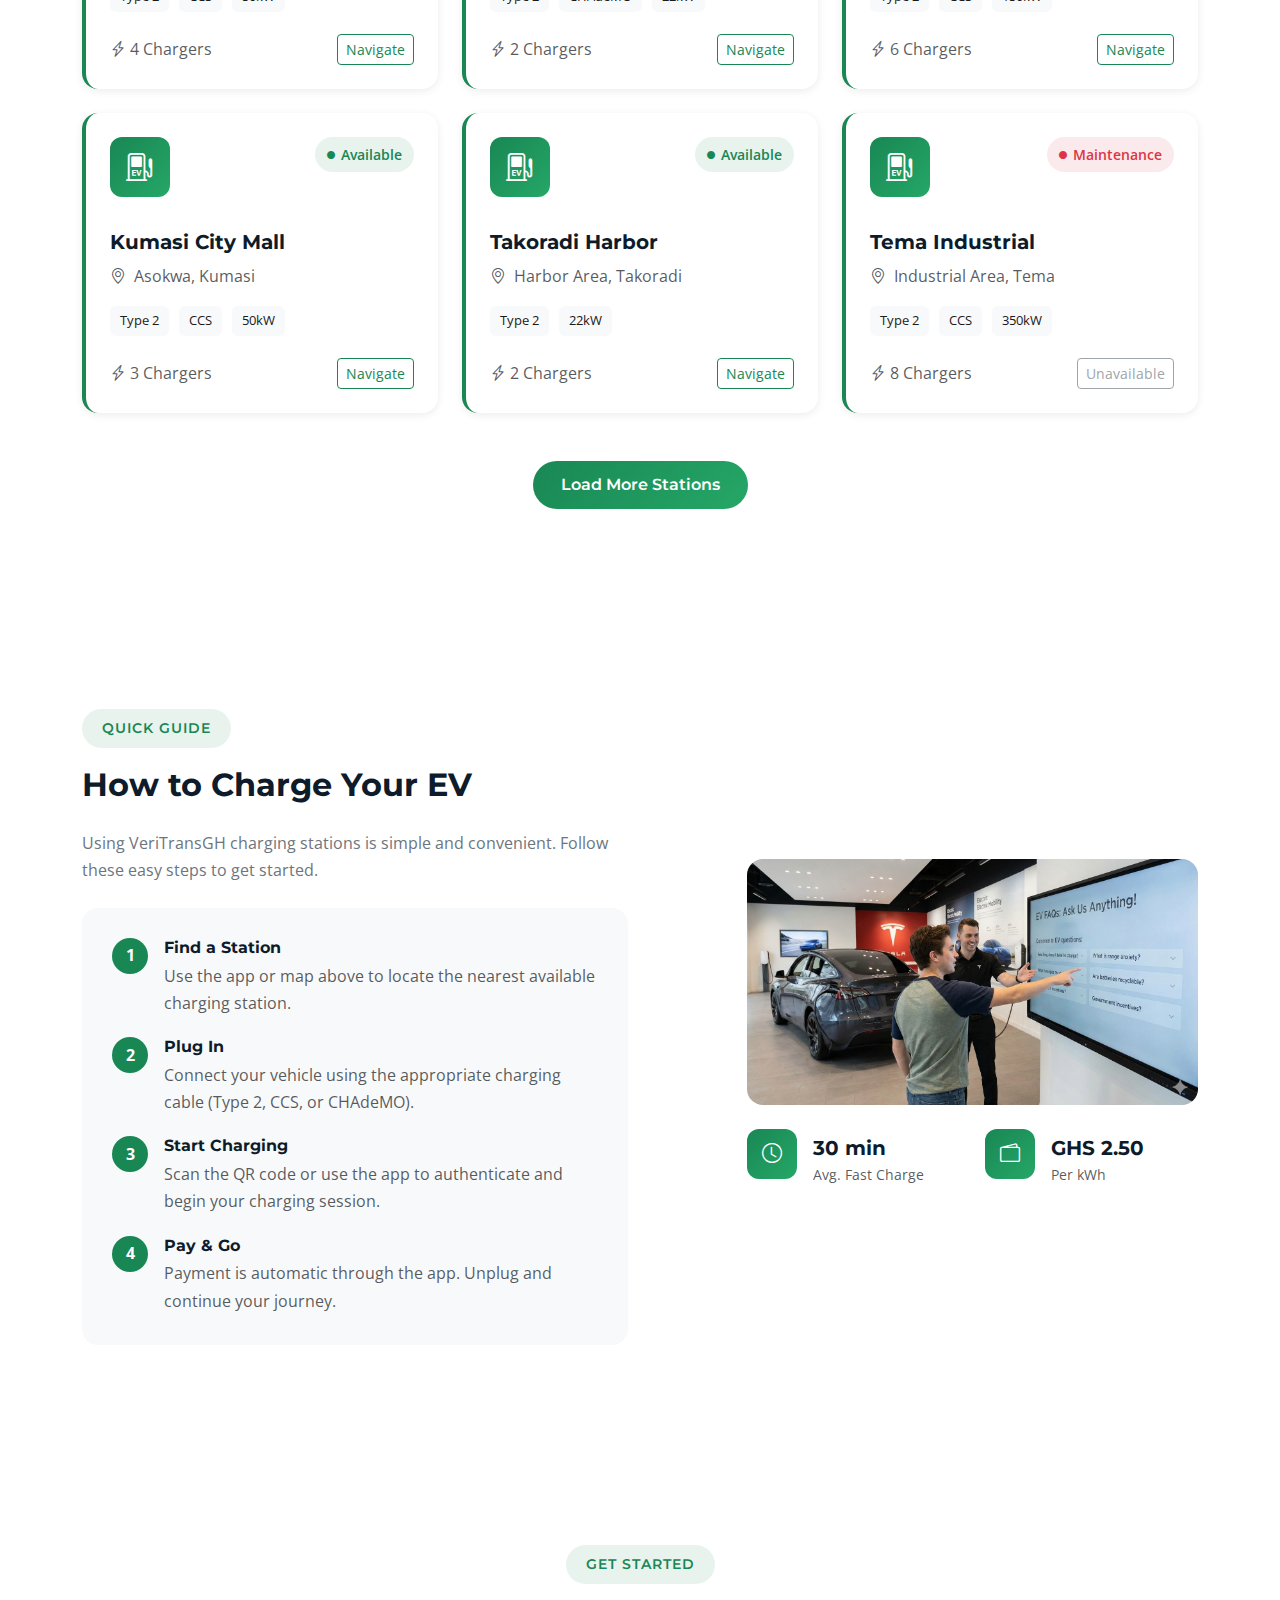
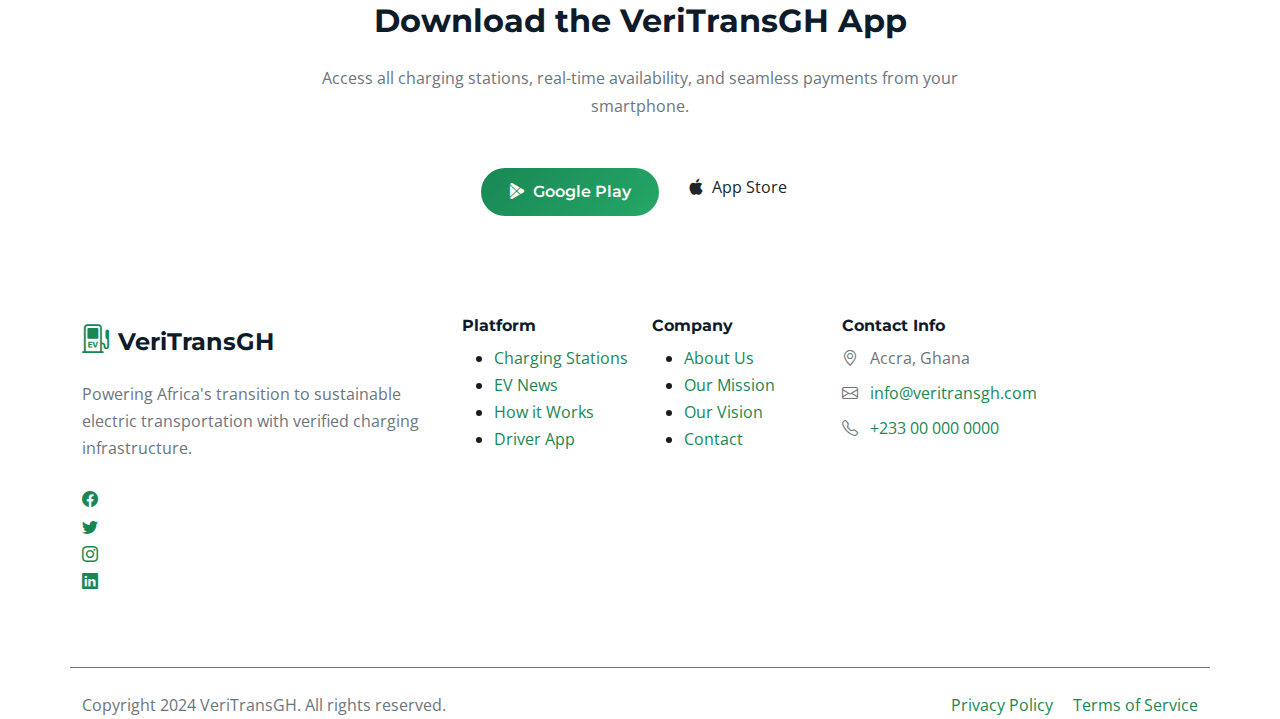
<file: topics-listing.html>
<!doctype html>
<html lang="en">
<head>
    <meta charset="utf-8">
    <meta name="viewport" content="width=device-width, initial-scale=1">
    <meta name="description" content="Find EV charging stations across Ghana and Africa - VeriTransGH verified locations">
    <meta name="author" content="VeriTransGH">
    <title>EV Charging Stations | VeriTransGH</title>

    <!-- CSS FILES -->
    <link rel="preconnect" href="https://fonts.googleapis.com">
    <link rel="preconnect" href="https://fonts.gstatic.com" crossorigin>
    <link href="https://fonts.googleapis.com/css2?family=Montserrat:wght@500;600;700&family=Open+Sans&display=swap" rel="stylesheet">
    <link href="https://cdn.jsdelivr.net/npm/bootstrap@5.2.2/dist/css/bootstrap.min.css" rel="stylesheet">
    <link href="https://cdn.jsdelivr.net/npm/bootstrap-icons@1.10.0/font/bootstrap-icons.css" rel="stylesheet">
    <link href="css/verified.css" rel="stylesheet">

    <style>
        /* Page-specific styles */
        .station-map-container {
            position: relative;
            height: 500px;
            border-radius: 20px;
            overflow: hidden;
            box-shadow: var(--shadow-lg);
        }
        
        .station-map-container iframe {
            width: 100%;
            height: 100%;
            border: none;
        }
        
        .map-overlay {
            position: absolute;
            top: 20px;
            left: 20px;
            background: white;
            padding: 20px;
            border-radius: 12px;
            box-shadow: var(--shadow-md);
            max-width: 300px;
            z-index: 10;
        }
        
        .station-card {
            background: white;
            border-radius: 16px;
            padding: 24px;
            box-shadow: var(--shadow-sm);
            transition: all 0.3s ease;
            height: 100%;
            border-left: 4px solid var(--primary-color);
        }
        
        .station-card:hover {
            transform: translateY(-5px);
            box-shadow: var(--shadow-lg);
        }
        
        .station-icon {
            width: 60px;
            height: 60px;
            background: linear-gradient(135deg, var(--primary-color), var(--primary-light));
            border-radius: 12px;
            display: flex;
            align-items: center;
            justify-content: center;
            margin-bottom: 16px;
        }
        
        .station-icon i {
            font-size: 28px;
            color: white;
        }
        
        .station-status {
            display: inline-flex;
            align-items: center;
            gap: 6px;
            padding: 6px 12px;
            border-radius: 20px;
            font-size: 0.85rem;
            font-weight: 600;
        }
        
        .status-available {
            background: rgba(25, 135, 84, 0.1);
            color: var(--primary-color);
        }
        
        .status-busy {
            background: rgba(255, 193, 7, 0.1);
            color: #ffc107;
        }
        
        .status-offline {
            background: rgba(220, 53, 69, 0.1);
            color: #dc3545;
        }
        
        .charger-type {
            display: inline-block;
            padding: 4px 10px;
            background: #f8f9fa;
            border-radius: 6px;
            font-size: 0.8rem;
            margin-right: 6px;
            margin-bottom: 6px;
        }
        
        .filter-btn {
            padding: 10px 20px;
            border: 2px solid #e9ecef;
            background: white;
            border-radius: 25px;
            font-weight: 500;
            transition: all 0.3s ease;
            cursor: pointer;
        }
        
        .filter-btn:hover,
        .filter-btn.active {
            border-color: var(--primary-color);
            background: var(--primary-color);
            color: white;
        }
        
        .stats-row {
            background: linear-gradient(135deg, var(--secondary-color) 0%, #1a2d42 100%);
            border-radius: 20px;
            padding: 40px;
            margin-bottom: 60px;
        }
        
        .stat-item {
            text-align: center;
            color: white;
        }
        
        .stat-number {
            font-size: 2.5rem;
            font-weight: 700;
            color: var(--primary-color);
        }
        
        .stat-label {
            font-size: 0.95rem;
            opacity: 0.9;
        }
        
        .search-box {
            position: relative;
        }
        
        .search-box input {
            padding: 16px 20px 16px 50px;
            border-radius: 30px;
            border: 2px solid #e9ecef;
            width: 100%;
            font-size: 1rem;
            transition: all 0.3s ease;
        }
        
        .search-box input:focus {
            border-color: var(--primary-color);
            outline: none;
            box-shadow: 0 0 0 4px rgba(25, 135, 84, 0.1);
        }
        
        .search-box i {
            position: absolute;
            left: 20px;
            top: 50%;
            transform: translateY(-50%);
            color: #6c757d;
        }

        .how-it-works-mini {
            background: #f8f9fa;
            border-radius: 16px;
            padding: 30px;
        }

        .step-mini {
            display: flex;
            align-items: flex-start;
            gap: 16px;
            margin-bottom: 20px;
        }

        .step-mini:last-child {
            margin-bottom: 0;
        }

        .step-number-mini {
            width: 36px;
            height: 36px;
            background: var(--primary-color);
            color: white;
            border-radius: 50%;
            display: flex;
            align-items: center;
            justify-content: center;
            font-weight: 700;
            flex-shrink: 0;
        }
    </style>
</head>

<body id="top">
    <main>
        <!-- Navigation -->
        <nav class="navbar navbar-expand-lg">
            <div class="container">
                <a class="navbar-brand" href="index.html">
                    <i class="bi-ev-station"></i>
                    <span>VeriTransGH</span>
                </a>

                <div class="d-lg-none ms-auto me-4">
                    <a href="#top" class="navbar-icon bi-person smoothscroll"></a>
                </div>

                <button class="navbar-toggler" type="button" data-bs-toggle="collapse" data-bs-target="#navbarNav" aria-controls="navbarNav" aria-expanded="false" aria-label="Toggle navigation">
                    <span class="navbar-toggler-icon"></span>
                </button>

                <div class="collapse navbar-collapse" id="navbarNav">
                    <ul class="navbar-nav ms-lg-5 me-lg-auto">
                        <li class="nav-item">
                            <a class="nav-link" href="index.html">Home</a>
                        </li>

                        <li class="nav-item">
                            <a class="nav-link" href="about.html">About Us</a>
                        </li>

                        <li class="nav-item dropdown">
                            <a class="nav-link dropdown-toggle" href="#" id="navbarPurposeDropdown" role="button" data-bs-toggle="dropdown" aria-expanded="false">Our Purpose</a>
                            <ul class="dropdown-menu dropdown-menu-light" aria-labelledby="navbarPurposeDropdown">
                                <li><a class="dropdown-item" href="mission.html">Our Mission</a></li>
                                <li><a class="dropdown-item" href="vision.html">Our Vision</a></li>
                            </ul>
                        </li>

                        <li class="nav-item dropdown">
                            <a class="nav-link dropdown-toggle active" href="#" id="navbarEVDropdown" role="button" data-bs-toggle="dropdown" aria-expanded="false">EV Hub</a>
                            <ul class="dropdown-menu dropdown-menu-light" aria-labelledby="navbarEVDropdown">
                                <li><a class="dropdown-item active" href="topics-listing.html">Charging Stations</a></li>
                                <li><a class="dropdown-item" href="News_letter.html">EV News</a></li>
                                <li><hr class="dropdown-divider"></li>
                                <li><a class="dropdown-item" href="index.html#section_3">How it Works</a></li>
                            </ul>
                        </li>

                        <li class="nav-item">
                            <a class="nav-link" href="index.html#section_4">FAQs</a>
                        </li>

                        <li class="nav-item">
                            <a class="nav-link" href="index.html#section_5">Contact</a>
                        </li>
                    </ul>

                    <div class="d-none d-lg-block">
                        <a href="#" class="custom-btn btn">Get the App</a>
                    </div>
                </div>
            </div>
        </nav>

        <!-- Hero Header -->
        <header class="site-header d-flex flex-column justify-content-center align-items-center">
            <div class="container">
                <div class="row align-items-center">
                    <div class="col-lg-7 col-12">
                        <nav aria-label="breadcrumb">
                            <ol class="breadcrumb">
                                <li class="breadcrumb-item"><a href="index.html">Home</a></li>
                                <li class="breadcrumb-item"><a href="#">EV Hub</a></li>
                                <li class="breadcrumb-item active" aria-current="page">Charging Stations</li>
                            </ol>
                        </nav>
                        <h2 class="text-white">EV Charging Stations</h2>
                        <p class="text-white mt-3 mb-0" style="opacity: 0.9;">Find verified charging stations across Ghana and Africa. Real-time availability, pricing, and navigation.</p>
                    </div>
                </div>
            </div>
        </header>

        <!-- Stats Section -->
        <section class="section-padding">
            <div class="container">
                <div class="stats-row">
                    <div class="row">
                        <div class="col-lg-3 col-md-6 col-6 mb-4 mb-lg-0">
                            <div class="stat-item">
                                <div class="stat-number">50+</div>
                                <div class="stat-label">Charging Stations</div>
                            </div>
                        </div>
                        <div class="col-lg-3 col-md-6 col-6 mb-4 mb-lg-0">
                            <div class="stat-item">
                                <div class="stat-number">10+</div>
                                <div class="stat-label">Cities Covered</div>
                            </div>
                        </div>
                        <div class="col-lg-3 col-md-6 col-6">
                            <div class="stat-item">
                                <div class="stat-number">24/7</div>
                                <div class="stat-label">Availability</div>
                            </div>
                        </div>
                        <div class="col-lg-3 col-md-6 col-6">
                            <div class="stat-item">
                                <div class="stat-number">100%</div>
                                <div class="stat-label">Verified Locations</div>
                            </div>
                        </div>
                    </div>
                </div>

                <!-- Search and Filters -->
                <div class="row mb-5">
                    <div class="col-lg-6 col-12 mb-4 mb-lg-0">
                        <div class="search-box">
                            <i class="bi-search"></i>
                            <input type="text" placeholder="Search by location, city, or station name...">
                        </div>
                    </div>
                    <div class="col-lg-6 col-12">
                        <div class="d-flex flex-wrap gap-2 justify-content-lg-end">
                            <button class="filter-btn active">All Stations</button>
                            <button class="filter-btn">Fast Charging</button>
                            <button class="filter-btn">Available Now</button>
                            <button class="filter-btn">Near Me</button>
                        </div>
                    </div>
                </div>

                <!-- Map Section -->
                <div class="row mb-5">
                    <div class="col-12">
                        <h3 class="mb-4">Station Locations</h3>
                        <div class="station-map-container">
                            <iframe src="https://www.google.com/maps/embed?pb=!1m18!1m12!1m3!1d254193.27866980476!2d-0.28532739453124983!3d5.592405699999999!2m3!1f0!2f0!3f0!3m2!1i1024!2i768!4f13.1!3m3!1m2!1s0xfdf9084b2b7a773%3A0xbed14ed8650e2dd3!2sAccra%2C%20Ghana!5e0!3m2!1sen!2sus!4v1703000000000!5m2!1sen!2sus" allowfullscreen="" loading="lazy" referrerpolicy="no-referrer-when-downgrade"></iframe>
                            <div class="map-overlay d-none d-md-block">
                                <h6 class="mb-3">Quick Stats</h6>
                                <div class="d-flex align-items-center mb-2">
                                    <span class="station-status status-available me-2">
                                        <i class="bi-circle-fill" style="font-size: 8px;"></i> Available
                                    </span>
                                    <span class="ms-auto fw-bold">42</span>
                                </div>
                                <div class="d-flex align-items-center mb-2">
                                    <span class="station-status status-busy me-2">
                                        <i class="bi-circle-fill" style="font-size: 8px;"></i> Busy
                                    </span>
                                    <span class="ms-auto fw-bold">6</span>
                                </div>
                                <div class="d-flex align-items-center">
                                    <span class="station-status status-offline me-2">
                                        <i class="bi-circle-fill" style="font-size: 8px;"></i> Offline
                                    </span>
                                    <span class="ms-auto fw-bold">2</span>
                                </div>
                            </div>
                        </div>
                    </div>
                </div>

                <!-- Station Cards -->
                <div class="row">
                    <div class="col-12">
                        <h3 class="mb-4">Featured Stations</h3>
                    </div>

                    <div class="col-lg-4 col-md-6 col-12 mb-4">
                        <div class="station-card">
                            <div class="d-flex justify-content-between align-items-start mb-3">
                                <div class="station-icon">
                                    <i class="bi-ev-station"></i>
                                </div>
                                <span class="station-status status-available">
                                    <i class="bi-circle-fill" style="font-size: 8px;"></i> Available
                                </span>
                            </div>
                            <h5 class="mb-2">Accra Mall Station</h5>
                            <p class="text-muted mb-3">
                                <i class="bi-geo-alt me-1"></i>
                                Accra Mall, Spintex Road, Accra
                            </p>
                            <div class="mb-3">
                                <span class="charger-type">Type 2</span>
                                <span class="charger-type">CCS</span>
                                <span class="charger-type">50kW</span>
                            </div>
                            <div class="d-flex justify-content-between align-items-center">
                                <span class="text-muted"><i class="bi-lightning-charge me-1"></i>4 Chargers</span>
                                <a href="#" class="btn btn-sm btn-outline-success">Navigate</a>
                            </div>
                        </div>
                    </div>

                    <div class="col-lg-4 col-md-6 col-12 mb-4">
                        <div class="station-card">
                            <div class="d-flex justify-content-between align-items-start mb-3">
                                <div class="station-icon">
                                    <i class="bi-ev-station"></i>
                                </div>
                                <span class="station-status status-available">
                                    <i class="bi-circle-fill" style="font-size: 8px;"></i> Available
                                </span>
                            </div>
                            <h5 class="mb-2">Osu Oxford Street</h5>
                            <p class="text-muted mb-3">
                                <i class="bi-geo-alt me-1"></i>
                                Oxford Street, Osu, Accra
                            </p>
                            <div class="mb-3">
                                <span class="charger-type">Type 2</span>
                                <span class="charger-type">CHAdeMO</span>
                                <span class="charger-type">22kW</span>
                            </div>
                            <div class="d-flex justify-content-between align-items-center">
                                <span class="text-muted"><i class="bi-lightning-charge me-1"></i>2 Chargers</span>
                                <a href="#" class="btn btn-sm btn-outline-success">Navigate</a>
                            </div>
                        </div>
                    </div>

                    <div class="col-lg-4 col-md-6 col-12 mb-4">
                        <div class="station-card">
                            <div class="d-flex justify-content-between align-items-start mb-3">
                                <div class="station-icon">
                                    <i class="bi-ev-station"></i>
                                </div>
                                <span class="station-status status-busy">
                                    <i class="bi-circle-fill" style="font-size: 8px;"></i> Busy
                                </span>
                            </div>
                            <h5 class="mb-2">East Legon Hub</h5>
                            <p class="text-muted mb-3">
                                <i class="bi-geo-alt me-1"></i>
                                A&C Mall, East Legon, Accra
                            </p>
                            <div class="mb-3">
                                <span class="charger-type">Type 2</span>
                                <span class="charger-type">CCS</span>
                                <span class="charger-type">150kW</span>
                            </div>
                            <div class="d-flex justify-content-between align-items-center">
                                <span class="text-muted"><i class="bi-lightning-charge me-1"></i>6 Chargers</span>
                                <a href="#" class="btn btn-sm btn-outline-success">Navigate</a>
                            </div>
                        </div>
                    </div>

                    <div class="col-lg-4 col-md-6 col-12 mb-4">
                        <div class="station-card">
                            <div class="d-flex justify-content-between align-items-start mb-3">
                                <div class="station-icon">
                                    <i class="bi-ev-station"></i>
                                </div>
                                <span class="station-status status-available">
                                    <i class="bi-circle-fill" style="font-size: 8px;"></i> Available
                                </span>
                            </div>
                            <h5 class="mb-2">Kumasi City Mall</h5>
                            <p class="text-muted mb-3">
                                <i class="bi-geo-alt me-1"></i>
                                Asokwa, Kumasi
                            </p>
                            <div class="mb-3">
                                <span class="charger-type">Type 2</span>
                                <span class="charger-type">CCS</span>
                                <span class="charger-type">50kW</span>
                            </div>
                            <div class="d-flex justify-content-between align-items-center">
                                <span class="text-muted"><i class="bi-lightning-charge me-1"></i>3 Chargers</span>
                                <a href="#" class="btn btn-sm btn-outline-success">Navigate</a>
                            </div>
                        </div>
                    </div>

                    <div class="col-lg-4 col-md-6 col-12 mb-4">
                        <div class="station-card">
                            <div class="d-flex justify-content-between align-items-start mb-3">
                                <div class="station-icon">
                                    <i class="bi-ev-station"></i>
                                </div>
                                <span class="station-status status-available">
                                    <i class="bi-circle-fill" style="font-size: 8px;"></i> Available
                                </span>
                            </div>
                            <h5 class="mb-2">Takoradi Harbor</h5>
                            <p class="text-muted mb-3">
                                <i class="bi-geo-alt me-1"></i>
                                Harbor Area, Takoradi
                            </p>
                            <div class="mb-3">
                                <span class="charger-type">Type 2</span>
                                <span class="charger-type">22kW</span>
                            </div>
                            <div class="d-flex justify-content-between align-items-center">
                                <span class="text-muted"><i class="bi-lightning-charge me-1"></i>2 Chargers</span>
                                <a href="#" class="btn btn-sm btn-outline-success">Navigate</a>
                            </div>
                        </div>
                    </div>

                    <div class="col-lg-4 col-md-6 col-12 mb-4">
                        <div class="station-card">
                            <div class="d-flex justify-content-between align-items-start mb-3">
                                <div class="station-icon">
                                    <i class="bi-ev-station"></i>
                                </div>
                                <span class="station-status status-offline">
                                    <i class="bi-circle-fill" style="font-size: 8px;"></i> Maintenance
                                </span>
                            </div>
                            <h5 class="mb-2">Tema Industrial</h5>
                            <p class="text-muted mb-3">
                                <i class="bi-geo-alt me-1"></i>
                                Industrial Area, Tema
                            </p>
                            <div class="mb-3">
                                <span class="charger-type">Type 2</span>
                                <span class="charger-type">CCS</span>
                                <span class="charger-type">350kW</span>
                            </div>
                            <div class="d-flex justify-content-between align-items-center">
                                <span class="text-muted"><i class="bi-lightning-charge me-1"></i>8 Chargers</span>
                                <a href="#" class="btn btn-sm btn-outline-secondary disabled">Unavailable</a>
                            </div>
                        </div>
                    </div>
                </div>

                <!-- Load More -->
                <div class="row mt-4">
                    <div class="col-12 text-center">
                        <a href="#" class="custom-btn btn">Load More Stations</a>
                    </div>
                </div>
            </div>
        </section>

        <!-- How to Use Section -->
        <section class="section-padding section-bg">
            <div class="container">
                <div class="row align-items-center">
                    <div class="col-lg-6 col-12 mb-5 mb-lg-0">
                        <span class="section-badge">Quick Guide</span>
                        <h2 class="mb-4">How to Charge Your EV</h2>
                        <p class="mb-4">Using VeriTransGH charging stations is simple and convenient. Follow these easy steps to get started.</p>
                        
                        <div class="how-it-works-mini">
                            <div class="step-mini">
                                <div class="step-number-mini">1</div>
                                <div>
                                    <h6 class="mb-1">Find a Station</h6>
                                    <p class="mb-0 text-muted">Use the app or map above to locate the nearest available charging station.</p>
                                </div>
                            </div>
                            <div class="step-mini">
                                <div class="step-number-mini">2</div>
                                <div>
                                    <h6 class="mb-1">Plug In</h6>
                                    <p class="mb-0 text-muted">Connect your vehicle using the appropriate charging cable (Type 2, CCS, or CHAdeMO).</p>
                                </div>
                            </div>
                            <div class="step-mini">
                                <div class="step-number-mini">3</div>
                                <div>
                                    <h6 class="mb-1">Start Charging</h6>
                                    <p class="mb-0 text-muted">Scan the QR code or use the app to authenticate and begin your charging session.</p>
                                </div>
                            </div>
                            <div class="step-mini">
                                <div class="step-number-mini">4</div>
                                <div>
                                    <h6 class="mb-1">Pay & Go</h6>
                                    <p class="mb-0 text-muted">Payment is automatic through the app. Unplug and continue your journey.</p>
                                </div>
                            </div>
                        </div>
                    </div>

                    <div class="col-lg-5 col-12 ms-auto">
                        <div class="custom-block-wrap">
                            <img src="images/ev_faqs.jpg" class="img-fluid rounded-4" alt="EV Charging">
                        </div>

                        <div class="row mt-4">
                            <div class="col-6">
                                <div class="d-flex align-items-center">
                                    <div class="station-icon me-3" style="width: 50px; height: 50px;">
                                        <i class="bi-clock" style="font-size: 20px;"></i>
                                    </div>
                                    <div>
                                        <h5 class="mb-0">30 min</h5>
                                        <small class="text-muted">Avg. Fast Charge</small>
                                    </div>
                                </div>
                            </div>
                            <div class="col-6">
                                <div class="d-flex align-items-center">
                                    <div class="station-icon me-3" style="width: 50px; height: 50px;">
                                        <i class="bi-wallet2" style="font-size: 20px;"></i>
                                    </div>
                                    <div>
                                        <h5 class="mb-0">GHS 2.50</h5>
                                        <small class="text-muted">Per kWh</small>
                                    </div>
                                </div>
                            </div>
                        </div>
                    </div>
                </div>
            </div>
        </section>

        <!-- CTA Section -->
        <section class="section-padding">
            <div class="container">
                <div class="row">
                    <div class="col-lg-8 col-12 mx-auto text-center">
                        <span class="section-badge">Get Started</span>
                        <h2 class="mb-4">Download the VeriTransGH App</h2>
                        <p class="mb-5">Access all charging stations, real-time availability, and seamless payments from your smartphone.</p>
                        <div class="d-flex justify-content-center gap-3 flex-wrap">
                            <a href="#" class="custom-btn btn">
                                <i class="bi-google-play me-2"></i>Google Play
                            </a>
                            <a href="#" class="custom-btn-secondary btn">
                                <i class="bi-apple me-2"></i>App Store
                            </a>
                        </div>
                    </div>
                </div>
            </div>
        </section>
    </main>

    <!-- Footer -->
    <footer class="site-footer">
        <div class="container">
            <div class="row">
                <div class="col-lg-4 col-md-6 col-12 mb-4">
                    <a class="navbar-brand mb-3 d-block" href="index.html">
                        <i class="bi-ev-station"></i>
                        <span>VeriTransGH</span>
                    </a>
                    <p class="mb-4">Powering Africa's transition to sustainable electric transportation with verified charging infrastructure.</p>
                    <div class="social-icons">
                        <a href="#" class="social-icon"><i class="bi-facebook"></i></a>
                        <a href="#" class="social-icon"><i class="bi-twitter"></i></a>
                        <a href="#" class="social-icon"><i class="bi-instagram"></i></a>
                        <a href="#" class="social-icon"><i class="bi-linkedin"></i></a>
                    </div>
                </div>

                <div class="col-lg-2 col-md-6 col-6">
                    <h6 class="site-footer-title">Platform</h6>
                    <ul class="site-footer-links">
                        <li><a href="topics-listing.html">Charging Stations</a></li>
                        <li><a href="News_letter.html">EV News</a></li>
                        <li><a href="index.html#section_3">How it Works</a></li>
                        <li><a href="#">Driver App</a></li>
                    </ul>
                </div>

                <div class="col-lg-2 col-md-6 col-6">
                    <h6 class="site-footer-title">Company</h6>
                    <ul class="site-footer-links">
                        <li><a href="about.html">About Us</a></li>
                        <li><a href="mission.html">Our Mission</a></li>
                        <li><a href="vision.html">Our Vision</a></li>
                        <li><a href="index.html#section_5">Contact</a></li>
                    </ul>
                </div>

                <div class="col-lg-4 col-md-6 col-12 mt-4 mt-lg-0">
                    <h6 class="site-footer-title">Contact Info</h6>
                    <p class="mb-2">
                        <i class="bi-geo-alt me-2"></i>
                        Accra, Ghana
                    </p>
                    <p class="mb-2">
                        <i class="bi-envelope me-2"></i>
                        <a href="mailto:info@veritransgh.com">info@veritransgh.com</a>
                    </p>
                    <p class="mb-0">
                        <i class="bi-telephone me-2"></i>
                        <a href="tel:+233000000000">+233 00 000 0000</a>
                    </p>
                </div>
            </div>

            <div class="row mt-5 pt-4 border-top border-secondary">
                <div class="col-lg-6 col-12">
                    <p class="copyright-text mb-0">Copyright 2024 VeriTransGH. All rights reserved.</p>
                </div>
                <div class="col-lg-6 col-12 text-lg-end">
                    <a href="#" class="me-3">Privacy Policy</a>
                    <a href="#">Terms of Service</a>
                </div>
            </div>
        </div>
    </footer>

    <!-- JAVASCRIPT FILES -->
    <script src="https://code.jquery.com/jquery-3.6.0.min.js"></script>
    <script src="https://cdn.jsdelivr.net/npm/bootstrap@5.2.2/dist/js/bootstrap.bundle.min.js"></script>
    <script src="js/jquery.sticky.js"></script>
    <script src="js/click-scroll.js"></script>
    <script src="js/custom.js"></script>

    <script>
        // Filter buttons functionality
        document.querySelectorAll('.filter-btn').forEach(btn => {
            btn.addEventListener('click', function() {
                document.querySelectorAll('.filter-btn').forEach(b => b.classList.remove('active'));
                this.classList.add('active');
            });
        });
    </script>
</body>
</html>
</file>
<file: styles.css>
/* =========================================
   RESOURCES PAGE STYLES
   ========================================= */

/* Tools Section */
.tools-section {
    padding: 6rem 0;
    background: var(--white);
}

.tools-grid {
    display: grid;
    grid-template-columns: repeat(2, 1fr);
    gap: 2rem;
}

.tool-card {
    background: var(--slate-100);
    border-radius: var(--radius-2xl);
    padding: 2.5rem;
    transition: var(--transition-base);
    display: block;
}

.tool-card:hover {
    transform: translateY(-10px);
    background: var(--white);
    box-shadow: var(--shadow-xl);
}

.tool-icon {
    width: 80px;
    height: 80px;
    background: var(--gradient-primary);
    border-radius: var(--radius-xl);
    display: flex;
    align-items: center;
    justify-content: center;
    margin-bottom: 1.5rem;
}

.tool-icon i {
    font-size: 2rem;
    color: var(--white);
}

.tool-card h3 {
    font-size: 1.5rem;
    margin-bottom: 1rem;
    color: var(--slate-900);
}

.tool-card p {
    color: var(--slate-600);
    line-height: 1.7;
    margin-bottom: 1.5rem;
}

.tool-cta {
    display: inline-flex;
    align-items: center;
    gap: 0.5rem;
    color: var(--primary-green);
    font-weight: 600;
    transition: var(--transition-fast);
}

.tool-card:hover .tool-cta {
    gap: 0.75rem;
}

/* Tutorials Section */
.tutorials-section {
    padding: 6rem 0;
    background: var(--slate-100);
}

.tutorials-grid {
    display: grid;
    grid-template-columns: repeat(3, 1fr);
    gap: 2rem;
}

.tutorial-card {
    background: var(--white);
    border-radius: var(--radius-2xl);
    overflow: hidden;
    transition: var(--transition-base);
}

.tutorial-card:hover {
    transform: translateY(-10px);
    box-shadow: var(--shadow-xl);
}

.tutorial-badge {
    position: absolute;
    top: 1rem;
    left: 1rem;
    background: var(--gradient-primary);
    color: var(--white);
    padding: 0.5rem 1rem;
    border-radius: var(--radius-full);
    font-size: 0.875rem;
    font-weight: 600;
    z-index: 2;
}

.tutorial-card img {
    width: 100%;
    height: 200px;
    object-fit: cover;
    transition: var(--transition-slow);
}

.tutorial-card:hover img {
    transform: scale(1.05);
}

.tutorial-content {
    padding: 2rem;
}

.tutorial-content h3 {
    font-size: 1.25rem;
    margin-bottom: 0.75rem;
}

.tutorial-content > p {
    color: var(--slate-600);
    margin-bottom: 1.5rem;
}

.tutorial-steps {
    list-style: none;
    margin-bottom: 1.5rem;
}

.tutorial-steps li {
    display: flex;
    align-items: center;
    gap: 0.75rem;
    color: var(--slate-700);
    margin-bottom: 0.75rem;
    font-size: 0.9375rem;
}

.tutorial-steps i {
    color: var(--primary-green);
}

.tutorial-link {
    display: inline-flex;
    align-items: center;
    gap: 0.5rem;
    color: var(--primary-green);
    font-weight: 600;
    transition: var(--transition-fast);
}

.tutorial-link:hover {
    gap: 0.75rem;
}

/* FAQ Section */
.faq-section-resources {
    padding: 6rem 0;
    background: var(--white);
}

.faq-container {
    max-width: 900px;
    margin: 0 auto;
}

.faq-category {
    margin-bottom: 3rem;
}

.faq-category h3 {
    display: flex;
    align-items: center;
    gap: 0.75rem;
    font-size: 1.5rem;
    color: var(--slate-900);
    margin-bottom: 1.5rem;
}

.faq-category h3 i {
    color: var(--primary-green);
}

.faq-accordion {
    display: flex;
    flex-direction: column;
    gap: 1rem;
}

.faq-item {
    background: var(--slate-100);
    border-radius: var(--radius-lg);
    overflow: hidden;
    transition: var(--transition-base);
}

.faq-item.active {
    background: var(--white);
    box-shadow: var(--shadow-md);
}

.faq-question {
    width: 100%;
    display: flex;
    align-items: center;
    justify-content: space-between;
    padding: 1.25rem 1.5rem;
    background: none;
    border: none;
    text-align: left;
    cursor: pointer;
    font-family: var(--font-heading);
    font-size: 1.0625rem;
    font-weight: 600;
    color: var(--slate-900);
    transition: var(--transition-fast);
}

.faq-question:hover {
    color: var(--primary-green);
}

.faq-question i {
    color: var(--primary-green);
    transition: var(--transition-base);
}

.faq-answer {
    max-height: 0;
    overflow: hidden;
    transition: max-height 0.3s ease;
}

.faq-answer p {
    padding: 0 1.5rem 1.5rem;
    color: var(--slate-600);
    line-height: 1.8;
}

/* Responsive */
@media (max-width: 1024px) {
    .tools-grid {
        grid-template-columns: 1fr;
    }

    .tutorials-grid {
        grid-template-columns: 1fr;
    }
}

@media (max-width: 768px) {
    .tool-card,
    .tutorial-content {
        padding: 1.5rem;
    }
}
</file>
<file: auth.css>
/* =========================================
   AUTHENTICATION PAGES STYLES
   ========================================= */

.auth-page {
    background: var(--slate-100);
}

/* Auth Section */
.auth-section {
    position: relative;
    min-height: 100vh;
    display: flex;
    align-items: center;
    padding: 8rem 0 4rem;
}

.auth-background {
    position: absolute;
    inset: 0;
    z-index: 0;
    overflow: hidden;
}

.auth-shape {
    position: absolute;
    border-radius: 50%;
    filter: blur(120px);
    opacity: 0.1;
}

.auth-shape-1 {
    width: 600px;
    height: 600px;
    background: var(--primary-green);
    top: -200px;
    right: -100px;
}

.auth-shape-2 {
    width: 400px;
    height: 400px;
    background: var(--electric-blue);
    bottom: -100px;
    left: -100px;
}

/* Auth Container */
.auth-container {
    position: relative;
    z-index: 1;
    display: grid;
    grid-template-columns: 1fr 1fr;
    gap: 3rem;
    align-items: center;
    max-width: 1200px;
    margin: 0 auto;
}

/* Auth Info (Left Side) */
.auth-info {
    padding: 2rem;
}

.auth-info-content {
    max-width: 500px;
}

.auth-badge {
    display: inline-flex;
    align-items: center;
    gap: 0.5rem;
    padding: 0.625rem 1.25rem;
    background: rgba(16, 185, 129, 0.15);
    border: 1px solid rgba(16, 185, 129, 0.3);
    border-radius: var(--radius-full);
    color: var(--primary-green);
    font-size: 0.875rem;
    font-weight: 600;
    margin-bottom: 1.5rem;
}

.auth-badge.customer {
    background: rgba(14, 165, 233, 0.15);
    border-color: rgba(14, 165, 233, 0.3);
    color: var(--electric-blue);
}

.auth-info h1 {
    font-size: 3rem;
    color: var(--slate-900);
    margin-bottom: 1rem;
}

.auth-info > p {
    font-size: 1.125rem;
    color: var(--slate-600);
    line-height: 1.7;
    margin-bottom: 2.5rem;
}

.auth-features {
    display: flex;
    flex-direction: column;
    gap: 1.5rem;
    margin-bottom: 2.5rem;
}

.auth-feature {
    display: flex;
    align-items: center;
    gap: 1rem;
}

.auth-feature i {
    width: 50px;
    height: 50px;
    background: rgba(16, 185, 129, 0.1);
    border-radius: var(--radius-md);
    display: flex;
    align-items: center;
    justify-content: center;
    color: var(--primary-green);
    font-size: 1.25rem;
    flex-shrink: 0;
}

.auth-feature strong {
    display: block;
    font-weight: 600;
    color: var(--slate-900);
    margin-bottom: 0.25rem;
}

.auth-feature span {
    display: block;
    font-size: 0.9375rem;
    color: var(--slate-600);
}

.auth-switch {
    padding-top: 2rem;
    border-top: 1px solid var(--slate-300);
}

.auth-switch p {
    color: var(--slate-600);
    margin-bottom: 1rem;
}

/* Auth Form Wrapper (Right Side) */
.auth-form-wrapper {
    background: var(--white);
    border-radius: var(--radius-2xl);
    padding: 3rem;
    box-shadow: var(--shadow-xl);
}

.auth-form-header {
    text-align: center;
    margin-bottom: 2.5rem;
}

.auth-form-header i {
    width: 70px;
    height: 70px;
    background: var(--gradient-primary);
    border-radius: var(--radius-xl);
    display: flex;
    align-items: center;
    justify-content: center;
    color: var(--white);
    font-size: 2rem;
    margin: 0 auto 1.5rem;
}

.auth-form-header h2 {
    font-size: 1.75rem;
    margin-bottom: 0.5rem;
}

.auth-form-header p {
    color: var(--slate-600);
    font-size: 0.9375rem;
}

/* Auth Form */
.auth-form .form-group {
    margin-bottom: 1.5rem;
}

.auth-form label {
    display: flex;
    align-items: center;
    gap: 0.5rem;
    color: var(--slate-900);
    font-weight: 600;
    margin-bottom: 0.5rem;
    font-size: 0.9375rem;
}

.auth-form label i {
    color: var(--primary-green);
    font-size: 1rem;
}

.auth-form input[type="email"],
.auth-form input[type="password"],
.auth-form input[type="text"] {
    width: 100%;
    padding: 0.875rem 1rem;
    background: var(--slate-100);
    border: 2px solid transparent;
    border-radius: var(--radius-md);
    color: var(--slate-900);
    font-size: 1rem;
    transition: var(--transition-fast);
}

.auth-form input:focus {
    background: var(--white);
    border-color: var(--primary-green);
    outline: none;
}

.password-input {
    position: relative;
}

.toggle-password {
    position: absolute;
    right: 1rem;
    top: 50%;
    transform: translateY(-50%);
    background: none;
    border: none;
    color: var(--slate-400);
    cursor: pointer;
    padding: 0.5rem;
    transition: var(--transition-fast);
}

.toggle-password:hover {
    color: var(--primary-green);
}

.form-options {
    display: flex;
    justify-content: space-between;
    align-items: center;
    margin-bottom: 1.5rem;
}

.checkbox-label {
    display: flex;
    align-items: center;
    gap: 0.5rem;
    cursor: pointer;
}

.checkbox-label input[type="checkbox"] {
    width: 18px;
    height: 18px;
    cursor: pointer;
}

.checkbox-label span {
    color: var(--slate-700);
    font-size: 0.9375rem;
}

.forgot-link {
    color: var(--primary-green);
    font-size: 0.9375rem;
    font-weight: 600;
    transition: var(--transition-fast);
}

.forgot-link:hover {
    color: var(--primary-dark);
}

.auth-security {
    display: flex;
    align-items: center;
    justify-content: center;
    gap: 0.5rem;
    padding-top: 1.5rem;
    margin-top: 1.5rem;
    border-top: 1px solid var(--slate-200);
    color: var(--slate-600);
    font-size: 0.875rem;
}

.auth-security i {
    color: var(--primary-green);
}

/* Auth Divider */
.auth-divider {
    position: relative;
    text-align: center;
    margin: 1.5rem 0;
}

.auth-divider::before,
.auth-divider::after {
    content: '';
    position: absolute;
    top: 50%;
    width: 45%;
    height: 1px;
    background: var(--slate-300);
}

.auth-divider::before {
    left: 0;
}

.auth-divider::after {
    right: 0;
}

.auth-divider span {
    background: var(--white);
    padding: 0 1rem;
    color: var(--slate-500);
    font-size: 0.875rem;
    font-weight: 600;
}

/* Social Login Buttons */
.btn-social {
    width: 100%;
    display: flex;
    align-items: center;
    justify-content: center;
    gap: 0.75rem;
    padding: 0.875rem 1.5rem;
    border: 2px solid var(--slate-300);
    border-radius: var(--radius-md);
    font-weight: 600;
    font-size: 1rem;
    transition: var(--transition-base);
    margin-bottom: 0.75rem;
    background: var(--white);
    color: var(--slate-700);
}

.btn-social:hover {
    border-color: var(--slate-400);
    transform: translateY(-2px);
    box-shadow: var(--shadow-sm);
}

.btn-social i {
    font-size: 1.25rem;
}

.btn-google:hover {
    border-color: #DB4437;
    color: #DB4437;
}

.btn-facebook:hover {
    border-color: #4267B2;
    color: #4267B2;
}

/* Auth Footer */
.auth-footer {
    text-align: center;
    padding-top: 1.5rem;
    margin-top: 1.5rem;
    border-top: 1px solid var(--slate-200);
}

.auth-footer p {
    color: var(--slate-600);
    margin-bottom: 0.5rem;
}

.signup-link,
.auth-footer a {
    color: var(--primary-green);
    font-weight: 600;
    transition: var(--transition-fast);
}

.signup-link:hover,
.auth-footer a:hover {
    color: var(--primary-dark);
}

/* Footer Minimal */
.footer-minimal {
    background: var(--slate-900);
    padding: 2rem 0;
    text-align: center;
}

.footer-minimal p {
    color: var(--slate-400);
    margin: 0;
}

/* Responsive */
@media (max-width: 1024px) {
    .auth-container {
        grid-template-columns: 1fr;
        gap: 2rem;
    }

    .auth-info {
        text-align: center;
    }

    .auth-info-content {
        margin: 0 auto;
    }

    .auth-features {
        max-width: 400px;
        margin: 0 auto 2.5rem;
    }
}

@media (max-width: 768px) {
    .auth-section {
        padding: 6rem 0 2rem;
    }

    .auth-info h1 {
        font-size: 2rem;
    }

    .auth-form-wrapper {
        padding: 2rem 1.5rem;
    }

    .form-options {
        flex-direction: column;
        gap: 1rem;
        align-items: flex-start;
    }
}
</file>
<file: calculator.css>
/* Calculator Page Styles */
.calculator-section {
    padding: 6rem 0;
    background: var(--slate-100);
}

.calculator-layout {
    display: grid;
    grid-template-columns: 1fr 1fr;
    gap: 2rem;
    max-width: 1200px;
    margin: 0 auto;
}

.calculator-card, .results-card {
    background: var(--white);
    border-radius: var(--radius-2xl);
    padding: 2.5rem;
    box-shadow: var(--shadow-lg);
}

.calculator-header, .results-header {
    text-align: center;
    margin-bottom: 2rem;
}

.calculator-header i, .results-header i {
    width: 70px;
    height: 70px;
    background: var(--gradient-primary);
    border-radius: var(--radius-xl);
    display: flex;
    align-items: center;
    justify-content: center;
    color: var(--white);
    font-size: 2rem;
    margin: 0 auto 1rem;
}

.calculator-form .form-group {
    margin-bottom: 1.5rem;
}

.calculator-form label {
    display: flex;
    align-items: center;
    gap: 0.5rem;
    font-weight: 600;
    margin-bottom: 0.5rem;
}

.calculator-form input, .calculator-form select {
    width: 100%;
    padding: 0.875rem 1rem;
    background: var(--slate-100);
    border: 2px solid transparent;
    border-radius: var(--radius-md);
    transition: var(--transition-fast);
}

.calculator-form input:focus, .calculator-form select:focus {
    background: var(--white);
    border-color: var(--primary-green);
}

.calculator-form small {
    display: block;
    color: var(--slate-500);
    font-size: 0.875rem;
    margin-top: 0.5rem;
}

.result-main {
    text-align: center;
    padding: 2rem;
    background: var(--gradient-primary);
    border-radius: var(--radius-xl);
    margin-bottom: 2rem;
}

.result-icon {
    width: 80px;
    height: 80px;
    background: rgba(255,255,255,0.2);
    border-radius: 50%;
    display: flex;
    align-items: center;
    justify-content: center;
    margin: 0 auto 1rem;
}

.result-icon i {
    font-size: 2.5rem;
    color: var(--white);
}

.result-value {
    color: var(--white);
}

.result-number {
    font-family: var(--font-heading);
    font-size: 4rem;
    font-weight: 700;
    display: block;
}

.result-unit {
    font-size: 1.5rem;
    display: block;
}

.result-label {
    color: rgba(255,255,255,0.9);
    font-size: 1.125rem;
    margin-top: 0.5rem;
}

.results-comparison {
    margin-bottom: 2rem;
}

.results-comparison h3 {
    font-size: 1.25rem;
    margin-bottom: 1.5rem;
    text-align: center;
}

.comparison-grid {
    display: grid;
    grid-template-columns: repeat(2, 1fr);
    gap: 1.5rem;
}

.comparison-item {
    text-align: center;
    padding: 1.5rem;
    background: var(--slate-100);
    border-radius: var(--radius-lg);
}

.comparison-item i {
    font-size: 2rem;
    color: var(--primary-green);
    margin-bottom: 0.75rem;
}

.comparison-item strong {
    display: block;
    font-size: 2rem;
    font-weight: 700;
    color: var(--slate-900);
    margin-bottom: 0.25rem;
}

.comparison-item span {
    display: block;
    color: var(--slate-600);
    font-size: 0.9375rem;
}

.results-chart {
    margin-bottom: 2rem;
}

.results-chart h3 {
    font-size: 1.25rem;
    margin-bottom: 1.5rem;
}

.chart-bars {
    display: flex;
    flex-direction: column;
    gap: 1.5rem;
}

.chart-bar {
    position: relative;
}

.bar-fill {
    height: 50px;
    border-radius: var(--radius-md);
    position: relative;
    display: flex;
    align-items: center;
    padding: 0 1rem;
    transition: width 1s ease;
}

.bar-fill.traditional {
    background: linear-gradient(135deg, #ef4444 0%, #dc2626 100%);
    width: 0;
}

.bar-fill.electric {
    background: var(--gradient-primary);
    width: 0;
}

.bar-value {
    color: var(--white);
    font-weight: 600;
}

.bar-label {
    margin-top: 0.5rem;
    color: var(--slate-600);
    font-size: 0.9375rem;
}

.results-actions {
    display: flex;
    gap: 1rem;
}

.results-actions button {
    flex: 1;
}

.info-section {
    padding: 6rem 0;
    background: var(--white);
}

.info-grid {
    display: grid;
    grid-template-columns: repeat(3, 1fr);
    gap: 2rem;
}

.info-card {
    text-align: center;
    padding: 2rem;
    background: var(--slate-100);
    border-radius: var(--radius-xl);
}

.info-card i {
    width: 70px;
    height: 70px;
    background: var(--gradient-primary);
    border-radius: var(--radius-lg);
    display: flex;
    align-items: center;
    justify-content: center;
    color: var(--white);
    font-size: 2rem;
    margin: 0 auto 1rem;
}

.info-card h3 {
    font-size: 1.25rem;
    margin-bottom: 1rem;
}

.info-card p {
    color: var(--slate-600);
    line-height: 1.7;
}

@media (max-width: 1024px) {
    .calculator-layout {
        grid-template-columns: 1fr;
    }

    .comparison-grid {
        grid-template-columns: 1fr;
    }

    .info-grid {
        grid-template-columns: 1fr;
    }
}
</file>
<file: database.css>
/* Database Page Styles */
.database-section { padding: 6rem 0; background: var(--white); }
.database-tabs { display: flex; justify-content: center; gap: 1rem; margin-bottom: 3rem; flex-wrap: wrap; }
.tab-btn { padding: 1rem 2rem; background: var(--slate-100); border: 2px solid transparent; border-radius: var(--radius-lg); font-weight: 600; cursor: pointer; transition: var(--transition-base); }
.tab-btn:hover { background: var(--slate-200); }
.tab-btn.active { background: var(--gradient-primary); color: var(--white); border-color: var(--primary-green); }
.tab-btn i { margin-right: 0.5rem; }
.tab-content { display: none; }
.tab-content.active { display: block; }
.search-filter { display: flex; gap: 1rem; margin-bottom: 2rem; flex-wrap: wrap; }
.search-box { flex: 1; min-width: 250px; position: relative; }
.search-box i { position: absolute; left: 1rem; top: 50%; transform: translateY(-50%); color: var(--slate-400); }
.search-box input { width: 100%; padding: 1rem 1rem 1rem 3rem; border: 2px solid var(--slate-300); border-radius: var(--radius-md); }
.vehicles-grid { display: grid; grid-template-columns: repeat(auto-fill, minmax(300px, 1fr)); gap: 2rem; }
.vehicle-card { background: var(--white); border-radius: var(--radius-xl); overflow: hidden; box-shadow: var(--shadow-md); transition: var(--transition-base); }
.vehicle-card:hover { transform: translateY(-5px); box-shadow: var(--shadow-xl); }
.vehicle-image { height: 200px; background-size: cover; background-position: center; }
.vehicle-info { padding: 1.5rem; }
.vehicle-info h3 { font-size: 1.25rem; margin-bottom: 1rem; }
.vehicle-specs { display: flex; flex-direction: column; gap: 0.5rem; margin-bottom: 1rem; }
.vehicle-specs span { display: flex; align-items: center; gap: 0.5rem; color: var(--slate-600); font-size: 0.9375rem; }
.type-badge { background: var(--gradient-primary); color: var(--white); padding: 0.25rem 0.75rem; border-radius: var(--radius-full); font-size: 0.875rem; width: fit-content; }
.charging-stats { display: grid; grid-template-columns: repeat(3, 1fr); gap: 2rem; margin-bottom: 3rem; }
.stat-box { text-align: center; padding: 2rem; background: var(--slate-100); border-radius: var(--radius-xl); }
.stat-box i { font-size: 2.5rem; color: var(--primary-green); margin-bottom: 1rem; }
.stat-box strong { display: block; font-size: 2.5rem; font-weight: 700; color: var(--slate-900); margin-bottom: 0.5rem; }
.stations-list { display: grid; grid-template-columns: repeat(auto-fill, minmax(350px, 1fr)); gap: 2rem; }
.station-card { padding: 2rem; background: var(--slate-100); border-radius: var(--radius-xl); }
.station-header { display: flex; justify-content: space-between; align-items: center; margin-bottom: 1rem; }
.station-header h3 { font-size: 1.125rem; }
.badge-available { background: #10b981; color: white; padding: 0.25rem 0.75rem; border-radius: var(--radius-full); font-size: 0.875rem; }
.badge-busy { background: #f59e0b; color: white; padding: 0.25rem 0.75rem; border-radius: var(--radius-full); font-size: 0.875rem; }
.station-info { display: flex; gap: 1rem; flex-wrap: wrap; margin-top: 1rem; }
.station-info span { display: flex; align-items: center; gap: 0.5rem; font-size: 0.9375rem; color: var(--slate-600); }
.comparison-table { overflow-x: auto; }
.comparison-table table { width: 100%; border-collapse: collapse; background: var(--white); border-radius: var(--radius-lg); overflow: hidden; }
.comparison-table th, .comparison-table td { padding: 1rem; text-align: left; border-bottom: 1px solid var(--slate-200); }
.comparison-table th { background: var(--slate-900); color: var(--white); font-weight: 600; }
.comparison-table .advantage { color: var(--primary-green); font-weight: 600; }
@media (max-width: 768px) {
    .charging-stats { grid-template-columns: 1fr; }
    .database-tabs { flex-direction: column; }
}



/* Maintenance Page Styles */
.maintenance-section { padding: 6rem 0; }
.maintenance-grid { display: grid; grid-template-columns: repeat(2, 1fr); gap: 2rem; margin-bottom: 4rem; }
.maintenance-card { background: var(--white); padding: 2rem; border-radius: var(--radius-xl); box-shadow: var(--shadow-md); }
.card-icon { width: 70px; height: 70px; background: var(--gradient-primary); border-radius: var(--radius-lg); display: flex; align-items: center; justify-content: center; margin-bottom: 1.5rem; }
.card-icon i { font-size: 2rem; color: var(--white); }
.maintenance-card h3 { margin-bottom: 1.5rem; }
.maintenance-list { list-style: none; }
.maintenance-list li { display: flex; align-items: center; gap: 0.75rem; padding: 0.75rem 0; border-bottom: 1px solid var(--slate-200); }
.maintenance-list li:last-child { border-bottom: none; }
.maintenance-list i { color: var(--primary-green); }
.schedule-table { overflow-x: auto; margin-top: 2rem; }
.schedule-table table { width: 100%; border-collapse: collapse; background: var(--white); border-radius: var(--radius-lg); overflow: hidden; box-shadow: var(--shadow-md); }
.schedule-table th, .schedule-table td { padding: 1.25rem; text-align: left; border-bottom: 1px solid var(--slate-200); }
.schedule-table th { background: var(--slate-900); color: var(--white); font-weight: 600; }
.tips-grid { display: grid; grid-template-columns: repeat(3, 1fr); gap: 2rem; margin-top: 2rem; }
.tip-card { background: var(--slate-100); padding: 2rem; border-radius: var(--radius-xl); position: relative; }
.tip-number { position: absolute; top: -20px; left: 2rem; width: 50px; height: 50px; background: var(--gradient-primary); color: var(--white); border-radius: 50%; display: flex; align-items: center; justify-content: center; font-size: 1.5rem; font-weight: 700; box-shadow: var(--shadow-md); }
.tip-card h3 { margin: 1rem 0 1rem; }
@media (max-width: 1024px) {
    .maintenance-grid, .tips-grid { grid-template-columns: 1fr; }
}
</file>
<file: css/verified.css>
/*

VeriTransGH - Verified Global E-Transport
Enhanced Stylesheet

*/

:root {
    --primary-color: #198754;
    --primary-dark: #146c43;
    --primary-light: #25a767;
    --secondary-color: #0d1b2a;
    --accent-color: #f8f9fa;
    --text-dark: #1b1b1b;
    --text-muted: #6c757d;
    --white: #ffffff;
    --gradient-primary: linear-gradient(135deg, #198754 0%, #25a767 100%);
    --gradient-dark: linear-gradient(135deg, #0d1b2a 0%, #1b3a4b 100%);
    --shadow-sm: 0 2px 8px rgba(0, 0, 0, 0.08);
    --shadow-md: 0 4px 20px rgba(0, 0, 0, 0.12);
    --shadow-lg: 0 8px 40px rgba(0, 0, 0, 0.15);
    --border-radius: 12px;
    --border-radius-lg: 20px;
    --transition: all 0.3s ease;
}

* {
    box-sizing: border-box;
}

html {
    scroll-behavior: smooth;
}

body {
    font-family: 'Open Sans', sans-serif;
    color: var(--text-dark);
    background-color: var(--white);
    line-height: 1.7;
    overflow-x: hidden;
}

h1, h2, h3, h4, h5, h6 {
    font-family: 'Montserrat', sans-serif;
    font-weight: 700;
    color: var(--secondary-color);
    line-height: 1.3;
}

p {
    color: var(--text-muted);
    font-size: 1rem;
}

a {
    text-decoration: none;
    color: var(--primary-color);
    transition: var(--transition);
}

a:hover {
    color: var(--primary-dark);
}

img {
    max-width: 100%;
    height: auto;
}

/* Buttons */
.btn-primary {
    background: var(--gradient-primary);
    border: none;
    padding: 12px 32px;
    border-radius: 50px;
    font-weight: 600;
    font-family: 'Montserrat', sans-serif;
    transition: var(--transition);
}

.btn-primary:hover {
    transform: translateY(-2px);
    box-shadow: var(--shadow-md);
    background: var(--primary-dark);
}

.btn-outline-light {
    border: 2px solid var(--white);
    padding: 12px 32px;
    border-radius: 50px;
    font-weight: 600;
    font-family: 'Montserrat', sans-serif;
    transition: var(--transition);
}

.btn-outline-light:hover {
    background: var(--white);
    color: var(--primary-color);
    transform: translateY(-2px);
}

.custom-btn {
    background: var(--gradient-primary);
    color: var(--white);
    border: none;
    padding: 12px 28px;
    border-radius: 50px;
    font-weight: 600;
    font-family: 'Montserrat', sans-serif;
    transition: var(--transition);
    display: inline-block;
}

.custom-btn:hover {
    background: var(--primary-dark);
    color: var(--white);
    transform: translateY(-2px);
    box-shadow: var(--shadow-md);
}

/* Navbar */
.navbar {
    background: var(--white);
    padding: 15px 0;
    box-shadow: var(--shadow-sm);
    transition: var(--transition);
}

.navbar.is-sticky {
    background: var(--white);
    box-shadow: var(--shadow-md);
}

.navbar-brand {
    font-family: 'Montserrat', sans-serif;
    font-weight: 700;
    font-size: 1.5rem;
    color: var(--secondary-color);
    display: flex;
    align-items: center;
    gap: 8px;
}

.navbar-brand i {
    color: var(--primary-color);
    font-size: 1.8rem;
}

.navbar-brand:hover {
    color: var(--primary-color);
}

.navbar-nav .nav-link {
    font-family: 'Montserrat', sans-serif;
    font-weight: 500;
    color: var(--text-dark);
    padding: 10px 18px;
    margin: 0 2px;
    border-radius: 8px;
    transition: var(--transition);
    position: relative;
}

.navbar-nav .nav-link:hover,
.navbar-nav .nav-link.active {
    color: var(--primary-color);
    background: rgba(25, 135, 84, 0.08);
}

.navbar-nav .nav-link.active::after {
    content: '';
    position: absolute;
    bottom: 5px;
    left: 50%;
    transform: translateX(-50%);
    width: 20px;
    height: 3px;
    background: var(--primary-color);
    border-radius: 2px;
}

.dropdown-menu {
    border: none;
    box-shadow: var(--shadow-md);
    border-radius: var(--border-radius);
    padding: 10px;
    margin-top: 10px;
}

.dropdown-item {
    border-radius: 8px;
    padding: 10px 16px;
    font-weight: 500;
    transition: var(--transition);
}

.dropdown-item:hover {
    background: rgba(25, 135, 84, 0.1);
    color: var(--primary-color);
}

.navbar-toggler {
    border: none;
    padding: 8px 12px;
}

.navbar-toggler:focus {
    box-shadow: none;
}

/* Hero Section */
.hero-section {
    background: var(--gradient-dark);
    min-height: 85vh;
    position: relative;
    overflow: hidden;
}

.hero-section::before {
    content: '';
    position: absolute;
    top: 0;
    left: 0;
    right: 0;
    bottom: 0;
    background: url('data:image/svg+xml,<svg xmlns="http://www.w3.org/2000/svg" viewBox="0 0 100 100"><circle cx="50" cy="50" r="1" fill="rgba(255,255,255,0.1)"/></svg>');
    background-size: 50px 50px;
    opacity: 0.5;
}

.hero-section::after {
    content: '';
    position: absolute;
    bottom: -100px;
    left: -100px;
    width: 400px;
    height: 400px;
    background: var(--primary-color);
    border-radius: 50%;
    opacity: 0.1;
    filter: blur(80px);
}

.hero-section h1 {
    font-size: 3.5rem;
    color: var(--white);
    margin-bottom: 1.5rem;
    position: relative;
    z-index: 1;
}

.hero-section p {
    color: rgba(255, 255, 255, 0.85);
    font-size: 1.2rem;
    max-width: 600px;
    margin: 0 auto 2rem;
    position: relative;
    z-index: 1;
}

/* Section Padding */
.section-padding {
    padding: 100px 0;
}

.section-padding-sm {
    padding: 60px 0;
}

/* Section Headers */
.section-header {
    margin-bottom: 60px;
    text-align: center;
}

.section-header h2 {
    font-size: 2.5rem;
    margin-bottom: 1rem;
}

.section-header p {
    font-size: 1.1rem;
    max-width: 600px;
    margin: 0 auto;
}

.section-badge {
    display: inline-block;
    background: rgba(25, 135, 84, 0.1);
    color: var(--primary-color);
    padding: 8px 20px;
    border-radius: 50px;
    font-size: 0.85rem;
    font-weight: 600;
    font-family: 'Montserrat', sans-serif;
    margin-bottom: 1rem;
    text-transform: uppercase;
    letter-spacing: 1px;
}

/* Custom Blocks / Cards */
.custom-block {
    background: var(--white);
    border-radius: var(--border-radius-lg);
    padding: 30px;
    box-shadow: var(--shadow-sm);
    transition: var(--transition);
    height: 100%;
    border: 1px solid rgba(0, 0, 0, 0.05);
}

.custom-block:hover {
    transform: translateY(-8px);
    box-shadow: var(--shadow-lg);
}

.custom-block h5 {
    font-size: 1.25rem;
    margin-bottom: 0.75rem;
    color: var(--secondary-color);
}

.custom-block p {
    font-size: 0.95rem;
    line-height: 1.7;
}

.custom-block-image {
    width: 100%;
    height: 200px;
    object-fit: cover;
    border-radius: var(--border-radius);
    margin-top: 20px;
}

.custom-block-icon {
    width: 70px;
    height: 70px;
    background: var(--gradient-primary);
    border-radius: 16px;
    display: flex;
    align-items: center;
    justify-content: center;
    margin-bottom: 20px;
}

.custom-block-icon i {
    font-size: 1.8rem;
    color: var(--white);
}

/* Featured Section */
.featured-section {
    background: var(--accent-color);
}

.phone-mockup img {
    max-width: 280px;
    border-radius: 24px;
    box-shadow: var(--shadow-lg);
}

.video-container video {
    border-radius: var(--border-radius-lg);
    width: 100%;
}

.custom-block-overlay {
    position: relative;
    background: var(--gradient-dark);
    border-radius: var(--border-radius-lg);
    overflow: hidden;
    padding: 30px;
    min-height: 400px;
}

.custom-block-overlay-text {
    position: relative;
    z-index: 2;
}

.custom-block-overlay-text h5 {
    color: var(--white);
}

.custom-block-overlay-text p {
    color: rgba(255, 255, 255, 0.8);
}

.section-overlay {
    position: absolute;
    top: 0;
    left: 0;
    right: 0;
    bottom: 0;
    background: linear-gradient(180deg, transparent 0%, rgba(0, 0, 0, 0.7) 100%);
    z-index: 1;
    border-radius: var(--border-radius-lg);
}

/* Tab Navigation */
.nav-tabs {
    border: none;
    justify-content: center;
    margin-bottom: 40px;
    gap: 10px;
    flex-wrap: wrap;
}

.nav-tabs .nav-link {
    border: 2px solid transparent;
    border-radius: 50px;
    padding: 12px 28px;
    font-family: 'Montserrat', sans-serif;
    font-weight: 600;
    color: var(--text-muted);
    background: var(--white);
    transition: var(--transition);
}

.nav-tabs .nav-link:hover {
    border-color: var(--primary-color);
    color: var(--primary-color);
}

.nav-tabs .nav-link.active {
    background: var(--gradient-primary);
    color: var(--white);
    border-color: transparent;
}

/* Timeline Section */
.timeline-section {
    background: var(--gradient-dark);
    position: relative;
}

.timeline-section .section-overlay {
    background: rgba(0, 0, 0, 0.3);
}

.timeline-container {
    position: relative;
}

.vertical-scrollable-timeline {
    list-style: none;
    padding: 0;
    position: relative;
}

.vertical-scrollable-timeline::before {
    content: '';
    position: absolute;
    left: 28px;
    top: 0;
    bottom: 0;
    width: 4px;
    background: rgba(255, 255, 255, 0.2);
    border-radius: 2px;
}

.vertical-scrollable-timeline .list-progress {
    position: absolute;
    left: 28px;
    top: 0;
    width: 4px;
    background: var(--primary-color);
    border-radius: 2px;
    transition: height 0.3s ease;
}

.vertical-scrollable-timeline .list-progress .inner {
    height: 100%;
    background: var(--primary-color);
    border-radius: 2px;
}

.vertical-scrollable-timeline li {
    position: relative;
    padding: 30px 0 30px 80px;
    opacity: 0.6;
    transition: var(--transition);
}

.vertical-scrollable-timeline li.active {
    opacity: 1;
}

.vertical-scrollable-timeline li h4 {
    color: var(--white);
    margin-bottom: 10px;
}

.vertical-scrollable-timeline li p {
    color: rgba(255, 255, 255, 0.8);
    margin-bottom: 0;
}

.icon-holder {
    position: absolute;
    left: 10px;
    top: 30px;
    width: 40px;
    height: 40px;
    background: var(--primary-color);
    border-radius: 50%;
    display: flex;
    align-items: center;
    justify-content: center;
    z-index: 2;
}

.icon-holder i {
    color: var(--white);
    font-size: 1rem;
}

.vertical-scrollable-timeline li.active .icon-holder {
    background: var(--white);
}

.vertical-scrollable-timeline li.active .icon-holder i {
    color: var(--primary-color);
}

/* FAQ Section */
.faq-section {
    background: var(--white);
}

.faq-section img {
    border-radius: var(--border-radius-lg);
    box-shadow: var(--shadow-lg);
}

.accordion {
    border: none;
}

.accordion-item {
    border: none;
    margin-bottom: 15px;
    border-radius: var(--border-radius);
    overflow: hidden;
    box-shadow: var(--shadow-sm);
}

.accordion-button {
    font-family: 'Montserrat', sans-serif;
    font-weight: 600;
    font-size: 1rem;
    padding: 20px 25px;
    background: var(--white);
    color: var(--secondary-color);
    border: none;
}

.accordion-button:not(.collapsed) {
    background: var(--primary-color);
    color: var(--white);
    box-shadow: none;
}

.accordion-button:focus {
    box-shadow: none;
    border-color: transparent;
}

.accordion-button::after {
    background-size: 16px;
}

.accordion-button:not(.collapsed)::after {
    filter: brightness(0) invert(1);
}

.accordion-body {
    padding: 20px 25px;
    color: var(--text-muted);
    line-height: 1.8;
}

/* Contact Section */
.contact-section {
    background: var(--accent-color);
}

.map-container iframe {
    width: 100%;
    height: 100%;
    min-height: 500px;
}

.contact-form-wrapper {
    padding: 20px 0;
}

.custom-input {
    border: 2px solid #e9ecef;
    border-radius: var(--border-radius);
    padding: 14px 18px;
    font-size: 1rem;
    transition: var(--transition);
}

.custom-input:focus {
    border-color: var(--primary-color);
    box-shadow: 0 0 0 4px rgba(25, 135, 84, 0.1);
}

/* Footer */
.footer-full-width {
    background: var(--secondary-color);
    color: var(--white);
}

.footer-full-width .navbar-brand {
    color: var(--white);
}

.footer-link-plain {
    color: rgba(255, 255, 255, 0.7);
    transition: var(--transition);
    text-decoration: none;
}

.footer-link-plain:hover {
    color: var(--primary-color);
}

.social-icon {
    list-style: none;
    padding: 0;
    margin: 0;
    display: flex;
    gap: 15px;
}

.social-icon-item {
    display: inline-block;
}

.social-icon-link {
    width: 40px;
    height: 40px;
    background: rgba(255, 255, 255, 0.1);
    border-radius: 50%;
    display: flex;
    align-items: center;
    justify-content: center;
    color: var(--white);
    transition: var(--transition);
    font-size: 1rem;
}

.social-icon-link:hover {
    background: var(--primary-color);
    color: var(--white);
    transform: translateY(-3px);
}

/* Page Header */
.page-header {
    background: var(--gradient-dark);
    padding: 140px 0 80px;
    position: relative;
    overflow: hidden;
}

.page-header::before {
    content: '';
    position: absolute;
    top: -50%;
    right: -20%;
    width: 600px;
    height: 600px;
    background: var(--primary-color);
    border-radius: 50%;
    opacity: 0.1;
    filter: blur(100px);
}

.page-header h1 {
    color: var(--white);
    font-size: 3rem;
    margin-bottom: 1rem;
}

.page-header p {
    color: rgba(255, 255, 255, 0.8);
    font-size: 1.2rem;
}

.breadcrumb {
    background: transparent;
    padding: 0;
    margin: 0;
}

.breadcrumb-item a {
    color: rgba(255, 255, 255, 0.7);
}

.breadcrumb-item.active {
    color: var(--white);
}

.breadcrumb-item + .breadcrumb-item::before {
    color: rgba(255, 255, 255, 0.5);
}

/* About Page Specific */
.about-content {
    padding: 40px 0;
}

.about-image {
    border-radius: var(--border-radius-lg);
    box-shadow: var(--shadow-lg);
    overflow: hidden;
}

.about-image img {
    width: 100%;
    height: 100%;
    object-fit: cover;
}

.stat-box {
    text-align: center;
    padding: 30px 20px;
    background: var(--white);
    border-radius: var(--border-radius);
    box-shadow: var(--shadow-sm);
    transition: var(--transition);
}

.stat-box:hover {
    transform: translateY(-5px);
    box-shadow: var(--shadow-md);
}

.stat-box h3 {
    font-size: 2.5rem;
    color: var(--primary-color);
    margin-bottom: 0.5rem;
}

.stat-box p {
    margin-bottom: 0;
    font-weight: 500;
}

/* Team Section */
.team-card {
    background: var(--white);
    border-radius: var(--border-radius-lg);
    overflow: hidden;
    box-shadow: var(--shadow-sm);
    transition: var(--transition);
}

.team-card:hover {
    transform: translateY(-8px);
    box-shadow: var(--shadow-lg);
}

.team-card-image {
    height: 280px;
    overflow: hidden;
}

.team-card-image img {
    width: 100%;
    height: 100%;
    object-fit: cover;
    transition: var(--transition);
}

.team-card:hover .team-card-image img {
    transform: scale(1.05);
}

.team-card-body {
    padding: 25px;
    text-align: center;
}

.team-card-body h5 {
    margin-bottom: 5px;
}

.team-card-body span {
    color: var(--primary-color);
    font-weight: 500;
    font-size: 0.9rem;
}

/* Values Section */
.value-card {
    text-align: center;
    padding: 40px 30px;
    background: var(--white);
    border-radius: var(--border-radius-lg);
    box-shadow: var(--shadow-sm);
    transition: var(--transition);
    height: 100%;
}

.value-card:hover {
    transform: translateY(-8px);
    box-shadow: var(--shadow-lg);
}

.value-card .icon-box {
    width: 80px;
    height: 80px;
    background: rgba(25, 135, 84, 0.1);
    border-radius: 50%;
    display: flex;
    align-items: center;
    justify-content: center;
    margin: 0 auto 25px;
    transition: var(--transition);
}

.value-card:hover .icon-box {
    background: var(--gradient-primary);
}

.value-card .icon-box i {
    font-size: 2rem;
    color: var(--primary-color);
    transition: var(--transition);
}

.value-card:hover .icon-box i {
    color: var(--white);
}

/* Mission/Vision Page */
.mission-vision-content {
    position: relative;
}

.mission-vision-content::before {
    content: '';
    position: absolute;
    top: 0;
    left: 50%;
    transform: translateX(-50%);
    width: 100px;
    height: 4px;
    background: var(--gradient-primary);
    border-radius: 2px;
}

.quote-box {
    background: var(--accent-color);
    border-left: 4px solid var(--primary-color);
    padding: 30px;
    border-radius: 0 var(--border-radius) var(--border-radius) 0;
    margin: 30px 0;
}

.quote-box p {
    font-size: 1.2rem;
    font-style: italic;
    color: var(--secondary-color);
    margin-bottom: 0;
}

/* Pillar Cards */
.pillar-card {
    background: var(--white);
    border-radius: var(--border-radius-lg);
    padding: 35px;
    box-shadow: var(--shadow-sm);
    height: 100%;
    border-top: 4px solid var(--primary-color);
    transition: var(--transition);
}

.pillar-card:hover {
    transform: translateY(-5px);
    box-shadow: var(--shadow-lg);
}

.pillar-card h4 {
    font-size: 1.2rem;
    margin-bottom: 15px;
}

.pillar-card ul {
    padding-left: 20px;
    margin-bottom: 0;
}

.pillar-card ul li {
    color: var(--text-muted);
    margin-bottom: 8px;
}

/* CTA Section */
.cta-section {
    background: var(--gradient-primary);
    padding: 80px 0;
    position: relative;
    overflow: hidden;
}

.cta-section::before {
    content: '';
    position: absolute;
    top: -50%;
    right: -10%;
    width: 500px;
    height: 500px;
    background: rgba(255, 255, 255, 0.1);
    border-radius: 50%;
}

.cta-section h2 {
    color: var(--white);
    font-size: 2.5rem;
    margin-bottom: 1rem;
}

.cta-section p {
    color: rgba(255, 255, 255, 0.9);
    font-size: 1.1rem;
    margin-bottom: 2rem;
}

/* Utility Classes */
.bg-light-green {
    background: rgba(25, 135, 84, 0.05);
}

.text-primary-custom {
    color: var(--primary-color);
}

.mb-6 {
    margin-bottom: 5rem;
}

/* Responsive */
@media (max-width: 991px) {
    .hero-section h1 {
        font-size: 2.5rem;
    }
    
    .section-padding {
        padding: 70px 0;
    }
    
    .page-header {
        padding: 120px 0 60px;
    }
    
    .page-header h1 {
        font-size: 2.2rem;
    }
    
    .navbar-collapse {
        background: var(--white);
        padding: 20px;
        border-radius: var(--border-radius);
        margin-top: 15px;
        box-shadow: var(--shadow-md);
    }
}

@media (max-width: 767px) {
    .hero-section h1 {
        font-size: 2rem;
    }
    
    .hero-section {
        min-height: 70vh;
    }
    
    .section-header h2 {
        font-size: 1.8rem;
    }
    
    .vertical-scrollable-timeline li {
        padding-left: 60px;
    }
    
    .vertical-scrollable-timeline::before,
    .vertical-scrollable-timeline .list-progress {
        left: 18px;
    }
    
    .icon-holder {
        left: 0;
        width: 36px;
        height: 36px;
    }
    
    .cta-section h2 {
        font-size: 1.8rem;
    }
}

/* Animation Classes */
@keyframes fadeInUp {
    from {
        opacity: 0;
        transform: translateY(30px);
    }
    to {
        opacity: 1;
        transform: translateY(0);
    }
}

.fade-in-up {
    animation: fadeInUp 0.6s ease forwards;
}

.delay-1 { animation-delay: 0.1s; }
.delay-2 { animation-delay: 0.2s; }
.delay-3 { animation-delay: 0.3s; }
.delay-4 { animation-delay: 0.4s; }


/* Container to hide the text when it goes off-screen */
.news-ticker-container {
    width: 100%;
    overflow: hidden;
    background: transparent; /* Or a dark color to make white pop */
    padding: 10px 0;
}

.moving-news-text {
    color: #ffffff; /* Deep, crisp white */
    font-size: 1.5rem;
    font-weight: 700;
    white-space: nowrap;
    display: inline-block;
    padding-left: 100%;
    animation: professional-scroll 20s linear infinite;
}

/* Smooth motion animation */
@keyframes professional-scroll {
    0% {
        transform: translate(0, 0);
    }
    100% {
        transform: translate(-100%, 0);
    }
}
</file>
